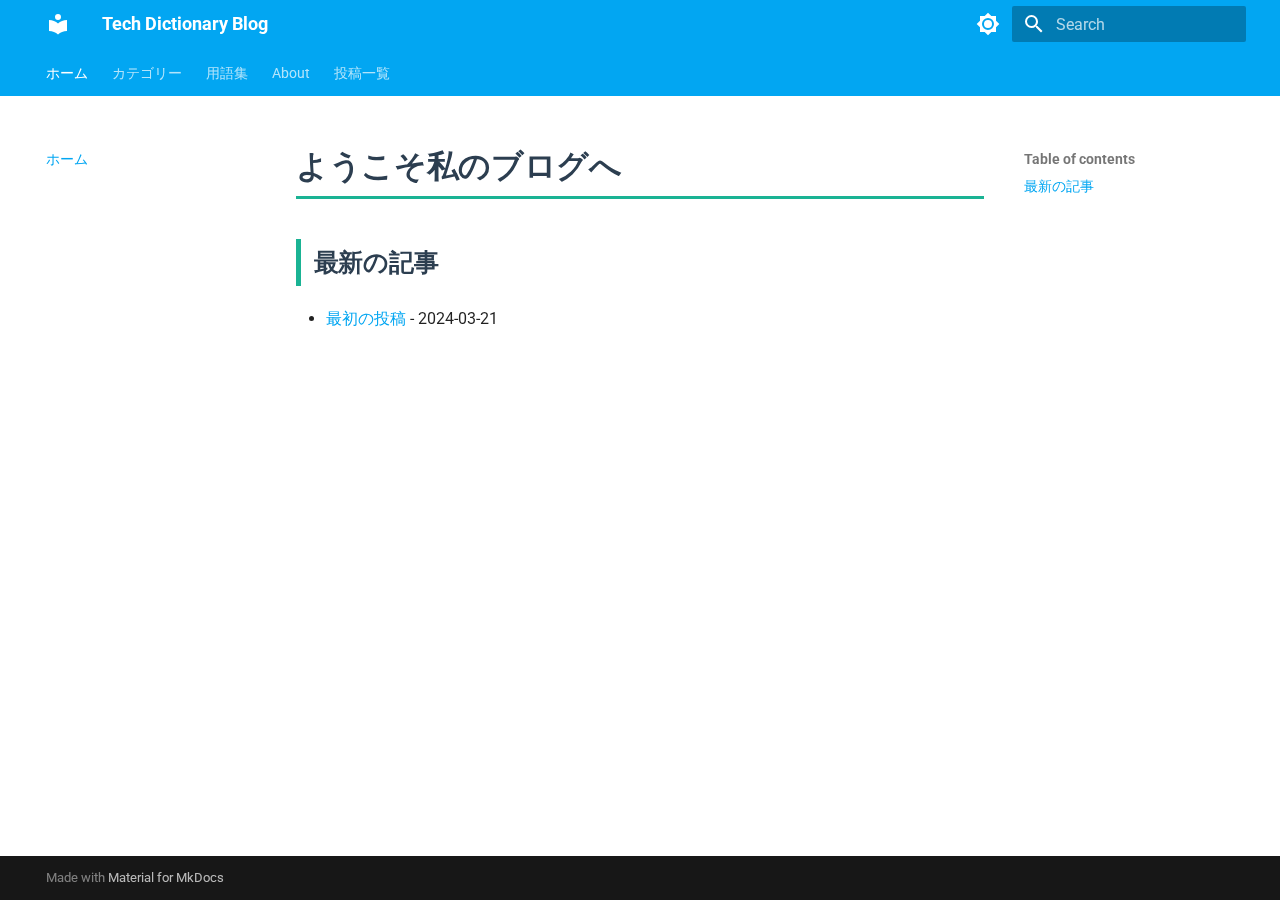
<file: index.html>
<!doctype html>
<html lang="en" class="no-js">
  <head>
    
      <meta charset="utf-8">
      <meta name="viewport" content="width=device-width,initial-scale=1">
      
        <meta name="description" content="技術用語・概念の個人的な解説ブログ">
      
      
      
        <link rel="canonical" href="https://mottye.github.io/blog/">
      
      
      
        <link rel="next" href="categories/programming/">
      
      
      <link rel="icon" href="assets/images/favicon.png">
      <meta name="generator" content="mkdocs-1.6.1, mkdocs-material-9.5.49">
    
    
      
        <title>Tech Dictionary Blog</title>
      
    
    
      <link rel="stylesheet" href="assets/stylesheets/main.6f8fc17f.min.css">
      
        
        <link rel="stylesheet" href="assets/stylesheets/palette.06af60db.min.css">
      
      


    
    
      
    
    
      
        
        
        <link rel="preconnect" href="https://fonts.gstatic.com" crossorigin>
        <link rel="stylesheet" href="https://fonts.googleapis.com/css?family=Roboto:300,300i,400,400i,700,700i%7CRoboto+Mono:400,400i,700,700i&display=fallback">
        <style>:root{--md-text-font:"Roboto";--md-code-font:"Roboto Mono"}</style>
      
    
    
      <link rel="stylesheet" href="stylesheets/extra.css">
    
    <script>__md_scope=new URL(".",location),__md_hash=e=>[...e].reduce(((e,_)=>(e<<5)-e+_.charCodeAt(0)),0),__md_get=(e,_=localStorage,t=__md_scope)=>JSON.parse(_.getItem(t.pathname+"."+e)),__md_set=(e,_,t=localStorage,a=__md_scope)=>{try{t.setItem(a.pathname+"."+e,JSON.stringify(_))}catch(e){}}</script>
    
      

    
    
    
  </head>
  
  
    
    
      
    
    
    
    
    <body dir="ltr" data-md-color-scheme="default" data-md-color-primary="light-blue" data-md-color-accent="light-blue">
  
    
    <input class="md-toggle" data-md-toggle="drawer" type="checkbox" id="__drawer" autocomplete="off">
    <input class="md-toggle" data-md-toggle="search" type="checkbox" id="__search" autocomplete="off">
    <label class="md-overlay" for="__drawer"></label>
    <div data-md-component="skip">
      
        
        <a href="#_1" class="md-skip">
          Skip to content
        </a>
      
    </div>
    <div data-md-component="announce">
      
    </div>
    
    
      

<header class="md-header" data-md-component="header">
  <nav class="md-header__inner md-grid" aria-label="Header">
    <a href="." title="Tech Dictionary Blog" class="md-header__button md-logo" aria-label="Tech Dictionary Blog" data-md-component="logo">
      
  
  <svg xmlns="http://www.w3.org/2000/svg" viewBox="0 0 24 24"><path d="M12 8a3 3 0 0 0 3-3 3 3 0 0 0-3-3 3 3 0 0 0-3 3 3 3 0 0 0 3 3m0 3.54C9.64 9.35 6.5 8 3 8v11c3.5 0 6.64 1.35 9 3.54 2.36-2.19 5.5-3.54 9-3.54V8c-3.5 0-6.64 1.35-9 3.54"/></svg>

    </a>
    <label class="md-header__button md-icon" for="__drawer">
      
      <svg xmlns="http://www.w3.org/2000/svg" viewBox="0 0 24 24"><path d="M3 6h18v2H3zm0 5h18v2H3zm0 5h18v2H3z"/></svg>
    </label>
    <div class="md-header__title" data-md-component="header-title">
      <div class="md-header__ellipsis">
        <div class="md-header__topic">
          <span class="md-ellipsis">
            Tech Dictionary Blog
          </span>
        </div>
        <div class="md-header__topic" data-md-component="header-topic">
          <span class="md-ellipsis">
            
              ホーム
            
          </span>
        </div>
      </div>
    </div>
    
      
        <form class="md-header__option" data-md-component="palette">
  
    
    
    
    <input class="md-option" data-md-color-media="" data-md-color-scheme="default" data-md-color-primary="light-blue" data-md-color-accent="light-blue"  aria-label="ダークモードに切り替え"  type="radio" name="__palette" id="__palette_0">
    
      <label class="md-header__button md-icon" title="ダークモードに切り替え" for="__palette_1" hidden>
        <svg xmlns="http://www.w3.org/2000/svg" viewBox="0 0 24 24"><path d="M12 8a4 4 0 0 0-4 4 4 4 0 0 0 4 4 4 4 0 0 0 4-4 4 4 0 0 0-4-4m0 10a6 6 0 0 1-6-6 6 6 0 0 1 6-6 6 6 0 0 1 6 6 6 6 0 0 1-6 6m8-9.31V4h-4.69L12 .69 8.69 4H4v4.69L.69 12 4 15.31V20h4.69L12 23.31 15.31 20H20v-4.69L23.31 12z"/></svg>
      </label>
    
  
    
    
    
    <input class="md-option" data-md-color-media="" data-md-color-scheme="slate" data-md-color-primary="light-blue" data-md-color-accent="light-blue"  aria-label="ライトモードに切り替え"  type="radio" name="__palette" id="__palette_1">
    
      <label class="md-header__button md-icon" title="ライトモードに切り替え" for="__palette_0" hidden>
        <svg xmlns="http://www.w3.org/2000/svg" viewBox="0 0 24 24"><path d="M12 18c-.89 0-1.74-.2-2.5-.55C11.56 16.5 13 14.42 13 12s-1.44-4.5-3.5-5.45C10.26 6.2 11.11 6 12 6a6 6 0 0 1 6 6 6 6 0 0 1-6 6m8-9.31V4h-4.69L12 .69 8.69 4H4v4.69L.69 12 4 15.31V20h4.69L12 23.31 15.31 20H20v-4.69L23.31 12z"/></svg>
      </label>
    
  
</form>
      
    
    
      <script>var palette=__md_get("__palette");if(palette&&palette.color){if("(prefers-color-scheme)"===palette.color.media){var media=matchMedia("(prefers-color-scheme: light)"),input=document.querySelector(media.matches?"[data-md-color-media='(prefers-color-scheme: light)']":"[data-md-color-media='(prefers-color-scheme: dark)']");palette.color.media=input.getAttribute("data-md-color-media"),palette.color.scheme=input.getAttribute("data-md-color-scheme"),palette.color.primary=input.getAttribute("data-md-color-primary"),palette.color.accent=input.getAttribute("data-md-color-accent")}for(var[key,value]of Object.entries(palette.color))document.body.setAttribute("data-md-color-"+key,value)}</script>
    
    
    
      <label class="md-header__button md-icon" for="__search">
        
        <svg xmlns="http://www.w3.org/2000/svg" viewBox="0 0 24 24"><path d="M9.5 3A6.5 6.5 0 0 1 16 9.5c0 1.61-.59 3.09-1.56 4.23l.27.27h.79l5 5-1.5 1.5-5-5v-.79l-.27-.27A6.52 6.52 0 0 1 9.5 16 6.5 6.5 0 0 1 3 9.5 6.5 6.5 0 0 1 9.5 3m0 2C7 5 5 7 5 9.5S7 14 9.5 14 14 12 14 9.5 12 5 9.5 5"/></svg>
      </label>
      <div class="md-search" data-md-component="search" role="dialog">
  <label class="md-search__overlay" for="__search"></label>
  <div class="md-search__inner" role="search">
    <form class="md-search__form" name="search">
      <input type="text" class="md-search__input" name="query" aria-label="Search" placeholder="Search" autocapitalize="off" autocorrect="off" autocomplete="off" spellcheck="false" data-md-component="search-query" required>
      <label class="md-search__icon md-icon" for="__search">
        
        <svg xmlns="http://www.w3.org/2000/svg" viewBox="0 0 24 24"><path d="M9.5 3A6.5 6.5 0 0 1 16 9.5c0 1.61-.59 3.09-1.56 4.23l.27.27h.79l5 5-1.5 1.5-5-5v-.79l-.27-.27A6.52 6.52 0 0 1 9.5 16 6.5 6.5 0 0 1 3 9.5 6.5 6.5 0 0 1 9.5 3m0 2C7 5 5 7 5 9.5S7 14 9.5 14 14 12 14 9.5 12 5 9.5 5"/></svg>
        
        <svg xmlns="http://www.w3.org/2000/svg" viewBox="0 0 24 24"><path d="M20 11v2H8l5.5 5.5-1.42 1.42L4.16 12l7.92-7.92L13.5 5.5 8 11z"/></svg>
      </label>
      <nav class="md-search__options" aria-label="Search">
        
        <button type="reset" class="md-search__icon md-icon" title="Clear" aria-label="Clear" tabindex="-1">
          
          <svg xmlns="http://www.w3.org/2000/svg" viewBox="0 0 24 24"><path d="M19 6.41 17.59 5 12 10.59 6.41 5 5 6.41 10.59 12 5 17.59 6.41 19 12 13.41 17.59 19 19 17.59 13.41 12z"/></svg>
        </button>
      </nav>
      
        <div class="md-search__suggest" data-md-component="search-suggest"></div>
      
    </form>
    <div class="md-search__output">
      <div class="md-search__scrollwrap" tabindex="0" data-md-scrollfix>
        <div class="md-search-result" data-md-component="search-result">
          <div class="md-search-result__meta">
            Initializing search
          </div>
          <ol class="md-search-result__list" role="presentation"></ol>
        </div>
      </div>
    </div>
  </div>
</div>
    
    
  </nav>
  
</header>
    
    <div class="md-container" data-md-component="container">
      
      
        
          
            
<nav class="md-tabs" aria-label="Tabs" data-md-component="tabs">
  <div class="md-grid">
    <ul class="md-tabs__list">
      
        
  
  
    
  
  
    <li class="md-tabs__item md-tabs__item--active">
      <a href="." class="md-tabs__link">
        
  
    
  
  ホーム

      </a>
    </li>
  

      
        
  
  
  
    
    
      
  
  
  
    
    
      <li class="md-tabs__item">
        <a href="categories/programming/" class="md-tabs__link">
          
  
  カテゴリー

        </a>
      </li>
    
  

    
  

      
        
  
  
  
    <li class="md-tabs__item">
      <a href="glossary/" class="md-tabs__link">
        
  
    
  
  用語集

      </a>
    </li>
  

      
        
  
  
  
    <li class="md-tabs__item">
      <a href="about/" class="md-tabs__link">
        
  
    
  
  About

      </a>
    </li>
  

      
        
  
  
  
    
    
      <li class="md-tabs__item">
        <a href="posts/first-post/" class="md-tabs__link">
          
  
  投稿一覧

        </a>
      </li>
    
  

      
    </ul>
  </div>
</nav>
          
        
      
      <main class="md-main" data-md-component="main">
        <div class="md-main__inner md-grid">
          
            
              
              <div class="md-sidebar md-sidebar--primary" data-md-component="sidebar" data-md-type="navigation" >
                <div class="md-sidebar__scrollwrap">
                  <div class="md-sidebar__inner">
                    


  


<nav class="md-nav md-nav--primary md-nav--lifted" aria-label="Navigation" data-md-level="0">
  <label class="md-nav__title" for="__drawer">
    <a href="." title="Tech Dictionary Blog" class="md-nav__button md-logo" aria-label="Tech Dictionary Blog" data-md-component="logo">
      
  
  <svg xmlns="http://www.w3.org/2000/svg" viewBox="0 0 24 24"><path d="M12 8a3 3 0 0 0 3-3 3 3 0 0 0-3-3 3 3 0 0 0-3 3 3 3 0 0 0 3 3m0 3.54C9.64 9.35 6.5 8 3 8v11c3.5 0 6.64 1.35 9 3.54 2.36-2.19 5.5-3.54 9-3.54V8c-3.5 0-6.64 1.35-9 3.54"/></svg>

    </a>
    Tech Dictionary Blog
  </label>
  
  <ul class="md-nav__list" data-md-scrollfix>
    
      
      
  
  
    
  
  
  
    <li class="md-nav__item md-nav__item--active">
      
      <input class="md-nav__toggle md-toggle" type="checkbox" id="__toc">
      
      
        
      
      
        <label class="md-nav__link md-nav__link--active" for="__toc">
          
  
  <span class="md-ellipsis">
    ホーム
  </span>
  

          <span class="md-nav__icon md-icon"></span>
        </label>
      
      <a href="." class="md-nav__link md-nav__link--active">
        
  
  <span class="md-ellipsis">
    ホーム
  </span>
  

      </a>
      
        

<nav class="md-nav md-nav--secondary" aria-label="Table of contents">
  
  
  
    
  
  
    <label class="md-nav__title" for="__toc">
      <span class="md-nav__icon md-icon"></span>
      Table of contents
    </label>
    <ul class="md-nav__list" data-md-component="toc" data-md-scrollfix>
      
        <li class="md-nav__item">
  <a href="#_2" class="md-nav__link">
    <span class="md-ellipsis">
      最新の記事
    </span>
  </a>
  
</li>
      
    </ul>
  
</nav>
      
    </li>
  

    
      
      
  
  
  
  
    
    
    
      
      
        
      
    
    
    <li class="md-nav__item md-nav__item--nested">
      
        
        
        <input class="md-nav__toggle md-toggle " type="checkbox" id="__nav_2" >
        
          
          <label class="md-nav__link" for="__nav_2" id="__nav_2_label" tabindex="0">
            
  
  <span class="md-ellipsis">
    カテゴリー
  </span>
  

            <span class="md-nav__icon md-icon"></span>
          </label>
        
        <nav class="md-nav" data-md-level="1" aria-labelledby="__nav_2_label" aria-expanded="false">
          <label class="md-nav__title" for="__nav_2">
            <span class="md-nav__icon md-icon"></span>
            カテゴリー
          </label>
          <ul class="md-nav__list" data-md-scrollfix>
            
              
                
  
  
  
  
    
    
    
      
      
        
      
    
    
    <li class="md-nav__item md-nav__item--nested">
      
        
        
        <input class="md-nav__toggle md-toggle " type="checkbox" id="__nav_2_1" >
        
          
          <label class="md-nav__link" for="__nav_2_1" id="__nav_2_1_label" tabindex="0">
            
  
  <span class="md-ellipsis">
    プログラミング言語
  </span>
  

            <span class="md-nav__icon md-icon"></span>
          </label>
        
        <nav class="md-nav" data-md-level="2" aria-labelledby="__nav_2_1_label" aria-expanded="false">
          <label class="md-nav__title" for="__nav_2_1">
            <span class="md-nav__icon md-icon"></span>
            プログラミング言語
          </label>
          <ul class="md-nav__list" data-md-scrollfix>
            
              
                
  
  
  
  
    <li class="md-nav__item">
      <a href="categories/programming/" class="md-nav__link">
        
  
  <span class="md-ellipsis">
    プログラミング言語
  </span>
  

      </a>
    </li>
  

              
            
          </ul>
        </nav>
      
    </li>
  

              
            
              
                
  
  
  
  
    
    
    
      
      
        
      
    
    
    <li class="md-nav__item md-nav__item--nested">
      
        
        
        <input class="md-nav__toggle md-toggle " type="checkbox" id="__nav_2_2" >
        
          
          <label class="md-nav__link" for="__nav_2_2" id="__nav_2_2_label" tabindex="0">
            
  
  <span class="md-ellipsis">
    インフラ・クラウド
  </span>
  

            <span class="md-nav__icon md-icon"></span>
          </label>
        
        <nav class="md-nav" data-md-level="2" aria-labelledby="__nav_2_2_label" aria-expanded="false">
          <label class="md-nav__title" for="__nav_2_2">
            <span class="md-nav__icon md-icon"></span>
            インフラ・クラウド
          </label>
          <ul class="md-nav__list" data-md-scrollfix>
            
              
                
  
  
  
  
    <li class="md-nav__item">
      <a href="categories/infrastructure/" class="md-nav__link">
        
  
  <span class="md-ellipsis">
    インフラ・クラウド
  </span>
  

      </a>
    </li>
  

              
            
              
                
  
  
  
  
    <li class="md-nav__item">
      <a href="categories/infrastructure/session/" class="md-nav__link">
        
  
  <span class="md-ellipsis">
    セッション
  </span>
  

      </a>
    </li>
  

              
            
          </ul>
        </nav>
      
    </li>
  

              
            
              
                
  
  
  
  
    
    
    
      
      
        
      
    
    
    <li class="md-nav__item md-nav__item--nested">
      
        
        
        <input class="md-nav__toggle md-toggle " type="checkbox" id="__nav_2_3" >
        
          
          <label class="md-nav__link" for="__nav_2_3" id="__nav_2_3_label" tabindex="0">
            
  
  <span class="md-ellipsis">
    開発ツール
  </span>
  

            <span class="md-nav__icon md-icon"></span>
          </label>
        
        <nav class="md-nav" data-md-level="2" aria-labelledby="__nav_2_3_label" aria-expanded="false">
          <label class="md-nav__title" for="__nav_2_3">
            <span class="md-nav__icon md-icon"></span>
            開発ツール
          </label>
          <ul class="md-nav__list" data-md-scrollfix>
            
              
                
  
  
  
  
    <li class="md-nav__item">
      <a href="categories/tools/" class="md-nav__link">
        
  
  <span class="md-ellipsis">
    開発ツール
  </span>
  

      </a>
    </li>
  

              
            
          </ul>
        </nav>
      
    </li>
  

              
            
          </ul>
        </nav>
      
    </li>
  

    
      
      
  
  
  
  
    <li class="md-nav__item">
      <a href="glossary/" class="md-nav__link">
        
  
  <span class="md-ellipsis">
    用語集
  </span>
  

      </a>
    </li>
  

    
      
      
  
  
  
  
    <li class="md-nav__item">
      <a href="about/" class="md-nav__link">
        
  
  <span class="md-ellipsis">
    About
  </span>
  

      </a>
    </li>
  

    
      
      
  
  
  
  
    
    
    
      
      
        
      
    
    
    <li class="md-nav__item md-nav__item--nested">
      
        
        
        <input class="md-nav__toggle md-toggle " type="checkbox" id="__nav_5" >
        
          
          <label class="md-nav__link" for="__nav_5" id="__nav_5_label" tabindex="0">
            
  
  <span class="md-ellipsis">
    投稿一覧
  </span>
  

            <span class="md-nav__icon md-icon"></span>
          </label>
        
        <nav class="md-nav" data-md-level="1" aria-labelledby="__nav_5_label" aria-expanded="false">
          <label class="md-nav__title" for="__nav_5">
            <span class="md-nav__icon md-icon"></span>
            投稿一覧
          </label>
          <ul class="md-nav__list" data-md-scrollfix>
            
              
                
  
  
  
  
    <li class="md-nav__item">
      <a href="posts/first-post/" class="md-nav__link">
        
  
  <span class="md-ellipsis">
    最初の投稿
  </span>
  

      </a>
    </li>
  

              
            
          </ul>
        </nav>
      
    </li>
  

    
  </ul>
</nav>
                  </div>
                </div>
              </div>
            
            
              
              <div class="md-sidebar md-sidebar--secondary" data-md-component="sidebar" data-md-type="toc" >
                <div class="md-sidebar__scrollwrap">
                  <div class="md-sidebar__inner">
                    

<nav class="md-nav md-nav--secondary" aria-label="Table of contents">
  
  
  
    
  
  
    <label class="md-nav__title" for="__toc">
      <span class="md-nav__icon md-icon"></span>
      Table of contents
    </label>
    <ul class="md-nav__list" data-md-component="toc" data-md-scrollfix>
      
        <li class="md-nav__item">
  <a href="#_2" class="md-nav__link">
    <span class="md-ellipsis">
      最新の記事
    </span>
  </a>
  
</li>
      
    </ul>
  
</nav>
                  </div>
                </div>
              </div>
            
          
          
            <div class="md-content" data-md-component="content">
              <article class="md-content__inner md-typeset">
                
                  


<h1 id="_1">ようこそ私のブログへ</h1>
<h2 id="_2">最新の記事</h2>
<ul>
<li><a href="posts/first-post/">最初の投稿</a> - 2024-03-21 </li>
</ul>












                
              </article>
            </div>
          
          
  <script>var tabs=__md_get("__tabs");if(Array.isArray(tabs))e:for(var set of document.querySelectorAll(".tabbed-set")){var labels=set.querySelector(".tabbed-labels");for(var tab of tabs)for(var label of labels.getElementsByTagName("label"))if(label.innerText.trim()===tab){var input=document.getElementById(label.htmlFor);input.checked=!0;continue e}}</script>

<script>var target=document.getElementById(location.hash.slice(1));target&&target.name&&(target.checked=target.name.startsWith("__tabbed_"))</script>
        </div>
        
          <button type="button" class="md-top md-icon" data-md-component="top" hidden>
  
  <svg xmlns="http://www.w3.org/2000/svg" viewBox="0 0 24 24"><path d="M13 20h-2V8l-5.5 5.5-1.42-1.42L12 4.16l7.92 7.92-1.42 1.42L13 8z"/></svg>
  Back to top
</button>
        
      </main>
      
        <footer class="md-footer">
  
  <div class="md-footer-meta md-typeset">
    <div class="md-footer-meta__inner md-grid">
      <div class="md-copyright">
  
  
    Made with
    <a href="https://squidfunk.github.io/mkdocs-material/" target="_blank" rel="noopener">
      Material for MkDocs
    </a>
  
</div>
      
    </div>
  </div>
</footer>
      
    </div>
    <div class="md-dialog" data-md-component="dialog">
      <div class="md-dialog__inner md-typeset"></div>
    </div>
    
    
    <script id="__config" type="application/json">{"base": ".", "features": ["navigation.tabs", "navigation.sections", "navigation.top", "search.suggest", "search.highlight", "content.tabs.link", "content.code.copy"], "search": "assets/javascripts/workers/search.6ce7567c.min.js", "translations": {"clipboard.copied": "Copied to clipboard", "clipboard.copy": "Copy to clipboard", "search.result.more.one": "1 more on this page", "search.result.more.other": "# more on this page", "search.result.none": "No matching documents", "search.result.one": "1 matching document", "search.result.other": "# matching documents", "search.result.placeholder": "Type to start searching", "search.result.term.missing": "Missing", "select.version": "Select version"}}</script>
    
    
      <script src="assets/javascripts/bundle.88dd0f4e.min.js"></script>
      
    
  </body>
</html>
</file>
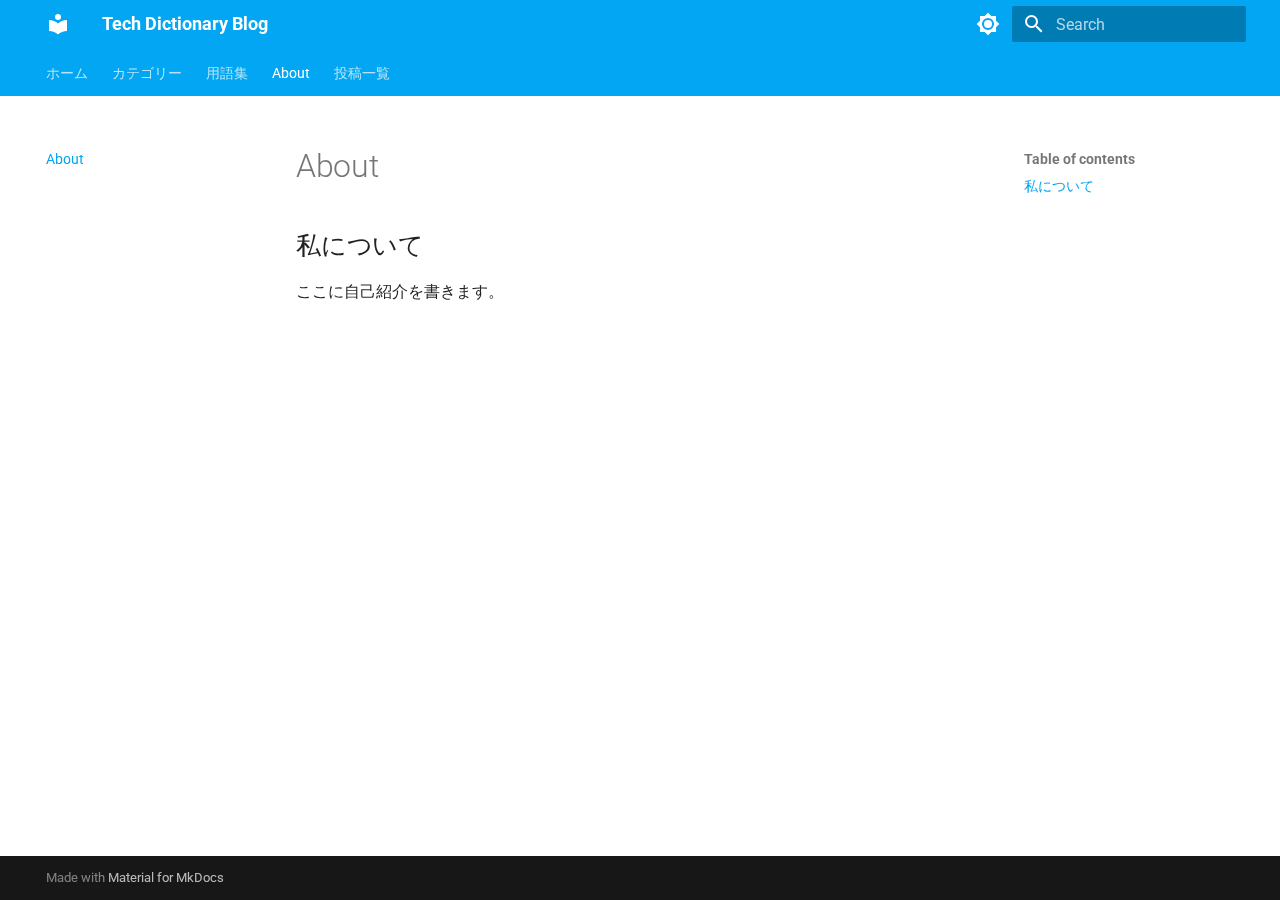
<file: about/index.html>
<!doctype html>
<html lang="en" class="no-js">
  <head>
    
      <meta charset="utf-8">
      <meta name="viewport" content="width=device-width,initial-scale=1">
      
        <meta name="description" content="技術用語・概念の個人的な解説ブログ">
      
      
      
        <link rel="canonical" href="https://mottye.github.io/blog/about/">
      
      
        <link rel="prev" href="../glossary/">
      
      
        <link rel="next" href="../posts/first-post/">
      
      
      <link rel="icon" href="../assets/images/favicon.png">
      <meta name="generator" content="mkdocs-1.6.1, mkdocs-material-9.5.49">
    
    
      
        <title>About - Tech Dictionary Blog</title>
      
    
    
      <link rel="stylesheet" href="../assets/stylesheets/main.6f8fc17f.min.css">
      
        
        <link rel="stylesheet" href="../assets/stylesheets/palette.06af60db.min.css">
      
      


    
    
      
    
    
      
        
        
        <link rel="preconnect" href="https://fonts.gstatic.com" crossorigin>
        <link rel="stylesheet" href="https://fonts.googleapis.com/css?family=Roboto:300,300i,400,400i,700,700i%7CRoboto+Mono:400,400i,700,700i&display=fallback">
        <style>:root{--md-text-font:"Roboto";--md-code-font:"Roboto Mono"}</style>
      
    
    
    <script>__md_scope=new URL("..",location),__md_hash=e=>[...e].reduce(((e,_)=>(e<<5)-e+_.charCodeAt(0)),0),__md_get=(e,_=localStorage,t=__md_scope)=>JSON.parse(_.getItem(t.pathname+"."+e)),__md_set=(e,_,t=localStorage,a=__md_scope)=>{try{t.setItem(a.pathname+"."+e,JSON.stringify(_))}catch(e){}}</script>
    
      

    
    
    
  </head>
  
  
    
    
      
    
    
    
    
    <body dir="ltr" data-md-color-scheme="default" data-md-color-primary="light-blue" data-md-color-accent="light-blue">
  
    
    <input class="md-toggle" data-md-toggle="drawer" type="checkbox" id="__drawer" autocomplete="off">
    <input class="md-toggle" data-md-toggle="search" type="checkbox" id="__search" autocomplete="off">
    <label class="md-overlay" for="__drawer"></label>
    <div data-md-component="skip">
      
        
        <a href="#about" class="md-skip">
          Skip to content
        </a>
      
    </div>
    <div data-md-component="announce">
      
    </div>
    
    
      

<header class="md-header" data-md-component="header">
  <nav class="md-header__inner md-grid" aria-label="Header">
    <a href=".." title="Tech Dictionary Blog" class="md-header__button md-logo" aria-label="Tech Dictionary Blog" data-md-component="logo">
      
  
  <svg xmlns="http://www.w3.org/2000/svg" viewBox="0 0 24 24"><path d="M12 8a3 3 0 0 0 3-3 3 3 0 0 0-3-3 3 3 0 0 0-3 3 3 3 0 0 0 3 3m0 3.54C9.64 9.35 6.5 8 3 8v11c3.5 0 6.64 1.35 9 3.54 2.36-2.19 5.5-3.54 9-3.54V8c-3.5 0-6.64 1.35-9 3.54"/></svg>

    </a>
    <label class="md-header__button md-icon" for="__drawer">
      
      <svg xmlns="http://www.w3.org/2000/svg" viewBox="0 0 24 24"><path d="M3 6h18v2H3zm0 5h18v2H3zm0 5h18v2H3z"/></svg>
    </label>
    <div class="md-header__title" data-md-component="header-title">
      <div class="md-header__ellipsis">
        <div class="md-header__topic">
          <span class="md-ellipsis">
            Tech Dictionary Blog
          </span>
        </div>
        <div class="md-header__topic" data-md-component="header-topic">
          <span class="md-ellipsis">
            
              About
            
          </span>
        </div>
      </div>
    </div>
    
      
        <form class="md-header__option" data-md-component="palette">
  
    
    
    
    <input class="md-option" data-md-color-media="" data-md-color-scheme="default" data-md-color-primary="light-blue" data-md-color-accent="light-blue"  aria-label="ダークモードに切り替え"  type="radio" name="__palette" id="__palette_0">
    
      <label class="md-header__button md-icon" title="ダークモードに切り替え" for="__palette_1" hidden>
        <svg xmlns="http://www.w3.org/2000/svg" viewBox="0 0 24 24"><path d="M12 8a4 4 0 0 0-4 4 4 4 0 0 0 4 4 4 4 0 0 0 4-4 4 4 0 0 0-4-4m0 10a6 6 0 0 1-6-6 6 6 0 0 1 6-6 6 6 0 0 1 6 6 6 6 0 0 1-6 6m8-9.31V4h-4.69L12 .69 8.69 4H4v4.69L.69 12 4 15.31V20h4.69L12 23.31 15.31 20H20v-4.69L23.31 12z"/></svg>
      </label>
    
  
    
    
    
    <input class="md-option" data-md-color-media="" data-md-color-scheme="slate" data-md-color-primary="light-blue" data-md-color-accent="light-blue"  aria-label="ライトモードに切り替え"  type="radio" name="__palette" id="__palette_1">
    
      <label class="md-header__button md-icon" title="ライトモードに切り替え" for="__palette_0" hidden>
        <svg xmlns="http://www.w3.org/2000/svg" viewBox="0 0 24 24"><path d="M12 18c-.89 0-1.74-.2-2.5-.55C11.56 16.5 13 14.42 13 12s-1.44-4.5-3.5-5.45C10.26 6.2 11.11 6 12 6a6 6 0 0 1 6 6 6 6 0 0 1-6 6m8-9.31V4h-4.69L12 .69 8.69 4H4v4.69L.69 12 4 15.31V20h4.69L12 23.31 15.31 20H20v-4.69L23.31 12z"/></svg>
      </label>
    
  
</form>
      
    
    
      <script>var palette=__md_get("__palette");if(palette&&palette.color){if("(prefers-color-scheme)"===palette.color.media){var media=matchMedia("(prefers-color-scheme: light)"),input=document.querySelector(media.matches?"[data-md-color-media='(prefers-color-scheme: light)']":"[data-md-color-media='(prefers-color-scheme: dark)']");palette.color.media=input.getAttribute("data-md-color-media"),palette.color.scheme=input.getAttribute("data-md-color-scheme"),palette.color.primary=input.getAttribute("data-md-color-primary"),palette.color.accent=input.getAttribute("data-md-color-accent")}for(var[key,value]of Object.entries(palette.color))document.body.setAttribute("data-md-color-"+key,value)}</script>
    
    
    
      <label class="md-header__button md-icon" for="__search">
        
        <svg xmlns="http://www.w3.org/2000/svg" viewBox="0 0 24 24"><path d="M9.5 3A6.5 6.5 0 0 1 16 9.5c0 1.61-.59 3.09-1.56 4.23l.27.27h.79l5 5-1.5 1.5-5-5v-.79l-.27-.27A6.52 6.52 0 0 1 9.5 16 6.5 6.5 0 0 1 3 9.5 6.5 6.5 0 0 1 9.5 3m0 2C7 5 5 7 5 9.5S7 14 9.5 14 14 12 14 9.5 12 5 9.5 5"/></svg>
      </label>
      <div class="md-search" data-md-component="search" role="dialog">
  <label class="md-search__overlay" for="__search"></label>
  <div class="md-search__inner" role="search">
    <form class="md-search__form" name="search">
      <input type="text" class="md-search__input" name="query" aria-label="Search" placeholder="Search" autocapitalize="off" autocorrect="off" autocomplete="off" spellcheck="false" data-md-component="search-query" required>
      <label class="md-search__icon md-icon" for="__search">
        
        <svg xmlns="http://www.w3.org/2000/svg" viewBox="0 0 24 24"><path d="M9.5 3A6.5 6.5 0 0 1 16 9.5c0 1.61-.59 3.09-1.56 4.23l.27.27h.79l5 5-1.5 1.5-5-5v-.79l-.27-.27A6.52 6.52 0 0 1 9.5 16 6.5 6.5 0 0 1 3 9.5 6.5 6.5 0 0 1 9.5 3m0 2C7 5 5 7 5 9.5S7 14 9.5 14 14 12 14 9.5 12 5 9.5 5"/></svg>
        
        <svg xmlns="http://www.w3.org/2000/svg" viewBox="0 0 24 24"><path d="M20 11v2H8l5.5 5.5-1.42 1.42L4.16 12l7.92-7.92L13.5 5.5 8 11z"/></svg>
      </label>
      <nav class="md-search__options" aria-label="Search">
        
        <button type="reset" class="md-search__icon md-icon" title="Clear" aria-label="Clear" tabindex="-1">
          
          <svg xmlns="http://www.w3.org/2000/svg" viewBox="0 0 24 24"><path d="M19 6.41 17.59 5 12 10.59 6.41 5 5 6.41 10.59 12 5 17.59 6.41 19 12 13.41 17.59 19 19 17.59 13.41 12z"/></svg>
        </button>
      </nav>
      
        <div class="md-search__suggest" data-md-component="search-suggest"></div>
      
    </form>
    <div class="md-search__output">
      <div class="md-search__scrollwrap" tabindex="0" data-md-scrollfix>
        <div class="md-search-result" data-md-component="search-result">
          <div class="md-search-result__meta">
            Initializing search
          </div>
          <ol class="md-search-result__list" role="presentation"></ol>
        </div>
      </div>
    </div>
  </div>
</div>
    
    
  </nav>
  
</header>
    
    <div class="md-container" data-md-component="container">
      
      
        
          
            
<nav class="md-tabs" aria-label="Tabs" data-md-component="tabs">
  <div class="md-grid">
    <ul class="md-tabs__list">
      
        
  
  
  
    <li class="md-tabs__item">
      <a href=".." class="md-tabs__link">
        
  
    
  
  ホーム

      </a>
    </li>
  

      
        
  
  
  
    
    
      
  
  
  
    
    
      <li class="md-tabs__item">
        <a href="../categories/programming/" class="md-tabs__link">
          
  
  カテゴリー

        </a>
      </li>
    
  

    
  

      
        
  
  
  
    <li class="md-tabs__item">
      <a href="../glossary/" class="md-tabs__link">
        
  
    
  
  用語集

      </a>
    </li>
  

      
        
  
  
    
  
  
    <li class="md-tabs__item md-tabs__item--active">
      <a href="./" class="md-tabs__link">
        
  
    
  
  About

      </a>
    </li>
  

      
        
  
  
  
    
    
      <li class="md-tabs__item">
        <a href="../posts/first-post/" class="md-tabs__link">
          
  
  投稿一覧

        </a>
      </li>
    
  

      
    </ul>
  </div>
</nav>
          
        
      
      <main class="md-main" data-md-component="main">
        <div class="md-main__inner md-grid">
          
            
              
              <div class="md-sidebar md-sidebar--primary" data-md-component="sidebar" data-md-type="navigation" >
                <div class="md-sidebar__scrollwrap">
                  <div class="md-sidebar__inner">
                    


  


<nav class="md-nav md-nav--primary md-nav--lifted" aria-label="Navigation" data-md-level="0">
  <label class="md-nav__title" for="__drawer">
    <a href=".." title="Tech Dictionary Blog" class="md-nav__button md-logo" aria-label="Tech Dictionary Blog" data-md-component="logo">
      
  
  <svg xmlns="http://www.w3.org/2000/svg" viewBox="0 0 24 24"><path d="M12 8a3 3 0 0 0 3-3 3 3 0 0 0-3-3 3 3 0 0 0-3 3 3 3 0 0 0 3 3m0 3.54C9.64 9.35 6.5 8 3 8v11c3.5 0 6.64 1.35 9 3.54 2.36-2.19 5.5-3.54 9-3.54V8c-3.5 0-6.64 1.35-9 3.54"/></svg>

    </a>
    Tech Dictionary Blog
  </label>
  
  <ul class="md-nav__list" data-md-scrollfix>
    
      
      
  
  
  
  
    <li class="md-nav__item">
      <a href=".." class="md-nav__link">
        
  
  <span class="md-ellipsis">
    ホーム
  </span>
  

      </a>
    </li>
  

    
      
      
  
  
  
  
    
    
    
      
      
        
      
    
    
    <li class="md-nav__item md-nav__item--nested">
      
        
        
        <input class="md-nav__toggle md-toggle " type="checkbox" id="__nav_2" >
        
          
          <label class="md-nav__link" for="__nav_2" id="__nav_2_label" tabindex="0">
            
  
  <span class="md-ellipsis">
    カテゴリー
  </span>
  

            <span class="md-nav__icon md-icon"></span>
          </label>
        
        <nav class="md-nav" data-md-level="1" aria-labelledby="__nav_2_label" aria-expanded="false">
          <label class="md-nav__title" for="__nav_2">
            <span class="md-nav__icon md-icon"></span>
            カテゴリー
          </label>
          <ul class="md-nav__list" data-md-scrollfix>
            
              
                
  
  
  
  
    
    
    
      
      
        
      
    
    
    <li class="md-nav__item md-nav__item--nested">
      
        
        
        <input class="md-nav__toggle md-toggle " type="checkbox" id="__nav_2_1" >
        
          
          <label class="md-nav__link" for="__nav_2_1" id="__nav_2_1_label" tabindex="0">
            
  
  <span class="md-ellipsis">
    プログラミング言語
  </span>
  

            <span class="md-nav__icon md-icon"></span>
          </label>
        
        <nav class="md-nav" data-md-level="2" aria-labelledby="__nav_2_1_label" aria-expanded="false">
          <label class="md-nav__title" for="__nav_2_1">
            <span class="md-nav__icon md-icon"></span>
            プログラミング言語
          </label>
          <ul class="md-nav__list" data-md-scrollfix>
            
              
                
  
  
  
  
    <li class="md-nav__item">
      <a href="../categories/programming/" class="md-nav__link">
        
  
  <span class="md-ellipsis">
    プログラミング言語
  </span>
  

      </a>
    </li>
  

              
            
          </ul>
        </nav>
      
    </li>
  

              
            
              
                
  
  
  
  
    
    
    
      
      
        
      
    
    
    <li class="md-nav__item md-nav__item--nested">
      
        
        
        <input class="md-nav__toggle md-toggle " type="checkbox" id="__nav_2_2" >
        
          
          <label class="md-nav__link" for="__nav_2_2" id="__nav_2_2_label" tabindex="0">
            
  
  <span class="md-ellipsis">
    インフラ・クラウド
  </span>
  

            <span class="md-nav__icon md-icon"></span>
          </label>
        
        <nav class="md-nav" data-md-level="2" aria-labelledby="__nav_2_2_label" aria-expanded="false">
          <label class="md-nav__title" for="__nav_2_2">
            <span class="md-nav__icon md-icon"></span>
            インフラ・クラウド
          </label>
          <ul class="md-nav__list" data-md-scrollfix>
            
              
                
  
  
  
  
    <li class="md-nav__item">
      <a href="../categories/infrastructure/" class="md-nav__link">
        
  
  <span class="md-ellipsis">
    インフラ・クラウド
  </span>
  

      </a>
    </li>
  

              
            
              
                
  
  
  
  
    <li class="md-nav__item">
      <a href="../categories/infrastructure/session/" class="md-nav__link">
        
  
  <span class="md-ellipsis">
    セッション
  </span>
  

      </a>
    </li>
  

              
            
          </ul>
        </nav>
      
    </li>
  

              
            
              
                
  
  
  
  
    
    
    
      
      
        
      
    
    
    <li class="md-nav__item md-nav__item--nested">
      
        
        
        <input class="md-nav__toggle md-toggle " type="checkbox" id="__nav_2_3" >
        
          
          <label class="md-nav__link" for="__nav_2_3" id="__nav_2_3_label" tabindex="0">
            
  
  <span class="md-ellipsis">
    開発ツール
  </span>
  

            <span class="md-nav__icon md-icon"></span>
          </label>
        
        <nav class="md-nav" data-md-level="2" aria-labelledby="__nav_2_3_label" aria-expanded="false">
          <label class="md-nav__title" for="__nav_2_3">
            <span class="md-nav__icon md-icon"></span>
            開発ツール
          </label>
          <ul class="md-nav__list" data-md-scrollfix>
            
              
                
  
  
  
  
    <li class="md-nav__item">
      <a href="../categories/tools/" class="md-nav__link">
        
  
  <span class="md-ellipsis">
    開発ツール
  </span>
  

      </a>
    </li>
  

              
            
          </ul>
        </nav>
      
    </li>
  

              
            
          </ul>
        </nav>
      
    </li>
  

    
      
      
  
  
  
  
    <li class="md-nav__item">
      <a href="../glossary/" class="md-nav__link">
        
  
  <span class="md-ellipsis">
    用語集
  </span>
  

      </a>
    </li>
  

    
      
      
  
  
    
  
  
  
    <li class="md-nav__item md-nav__item--active">
      
      <input class="md-nav__toggle md-toggle" type="checkbox" id="__toc">
      
      
        
      
      
        <label class="md-nav__link md-nav__link--active" for="__toc">
          
  
  <span class="md-ellipsis">
    About
  </span>
  

          <span class="md-nav__icon md-icon"></span>
        </label>
      
      <a href="./" class="md-nav__link md-nav__link--active">
        
  
  <span class="md-ellipsis">
    About
  </span>
  

      </a>
      
        

<nav class="md-nav md-nav--secondary" aria-label="Table of contents">
  
  
  
    
  
  
    <label class="md-nav__title" for="__toc">
      <span class="md-nav__icon md-icon"></span>
      Table of contents
    </label>
    <ul class="md-nav__list" data-md-component="toc" data-md-scrollfix>
      
        <li class="md-nav__item">
  <a href="#_1" class="md-nav__link">
    <span class="md-ellipsis">
      私について
    </span>
  </a>
  
</li>
      
    </ul>
  
</nav>
      
    </li>
  

    
      
      
  
  
  
  
    
    
    
      
      
        
      
    
    
    <li class="md-nav__item md-nav__item--nested">
      
        
        
        <input class="md-nav__toggle md-toggle " type="checkbox" id="__nav_5" >
        
          
          <label class="md-nav__link" for="__nav_5" id="__nav_5_label" tabindex="0">
            
  
  <span class="md-ellipsis">
    投稿一覧
  </span>
  

            <span class="md-nav__icon md-icon"></span>
          </label>
        
        <nav class="md-nav" data-md-level="1" aria-labelledby="__nav_5_label" aria-expanded="false">
          <label class="md-nav__title" for="__nav_5">
            <span class="md-nav__icon md-icon"></span>
            投稿一覧
          </label>
          <ul class="md-nav__list" data-md-scrollfix>
            
              
                
  
  
  
  
    <li class="md-nav__item">
      <a href="../posts/first-post/" class="md-nav__link">
        
  
  <span class="md-ellipsis">
    最初の投稿
  </span>
  

      </a>
    </li>
  

              
            
          </ul>
        </nav>
      
    </li>
  

    
  </ul>
</nav>
                  </div>
                </div>
              </div>
            
            
              
              <div class="md-sidebar md-sidebar--secondary" data-md-component="sidebar" data-md-type="toc" >
                <div class="md-sidebar__scrollwrap">
                  <div class="md-sidebar__inner">
                    

<nav class="md-nav md-nav--secondary" aria-label="Table of contents">
  
  
  
    
  
  
    <label class="md-nav__title" for="__toc">
      <span class="md-nav__icon md-icon"></span>
      Table of contents
    </label>
    <ul class="md-nav__list" data-md-component="toc" data-md-scrollfix>
      
        <li class="md-nav__item">
  <a href="#_1" class="md-nav__link">
    <span class="md-ellipsis">
      私について
    </span>
  </a>
  
</li>
      
    </ul>
  
</nav>
                  </div>
                </div>
              </div>
            
          
          
            <div class="md-content" data-md-component="content">
              <article class="md-content__inner md-typeset">
                
                  


<h1 id="about">About</h1>
<h2 id="_1">私について</h2>
<p>ここに自己紹介を書きます。 </p>












                
              </article>
            </div>
          
          
  <script>var tabs=__md_get("__tabs");if(Array.isArray(tabs))e:for(var set of document.querySelectorAll(".tabbed-set")){var labels=set.querySelector(".tabbed-labels");for(var tab of tabs)for(var label of labels.getElementsByTagName("label"))if(label.innerText.trim()===tab){var input=document.getElementById(label.htmlFor);input.checked=!0;continue e}}</script>

<script>var target=document.getElementById(location.hash.slice(1));target&&target.name&&(target.checked=target.name.startsWith("__tabbed_"))</script>
        </div>
        
          <button type="button" class="md-top md-icon" data-md-component="top" hidden>
  
  <svg xmlns="http://www.w3.org/2000/svg" viewBox="0 0 24 24"><path d="M13 20h-2V8l-5.5 5.5-1.42-1.42L12 4.16l7.92 7.92-1.42 1.42L13 8z"/></svg>
  Back to top
</button>
        
      </main>
      
        <footer class="md-footer">
  
  <div class="md-footer-meta md-typeset">
    <div class="md-footer-meta__inner md-grid">
      <div class="md-copyright">
  
  
    Made with
    <a href="https://squidfunk.github.io/mkdocs-material/" target="_blank" rel="noopener">
      Material for MkDocs
    </a>
  
</div>
      
    </div>
  </div>
</footer>
      
    </div>
    <div class="md-dialog" data-md-component="dialog">
      <div class="md-dialog__inner md-typeset"></div>
    </div>
    
    
    <script id="__config" type="application/json">{"base": "..", "features": ["navigation.tabs", "navigation.sections", "navigation.top", "search.suggest", "search.highlight", "content.tabs.link", "content.code.copy"], "search": "../assets/javascripts/workers/search.6ce7567c.min.js", "translations": {"clipboard.copied": "Copied to clipboard", "clipboard.copy": "Copy to clipboard", "search.result.more.one": "1 more on this page", "search.result.more.other": "# more on this page", "search.result.none": "No matching documents", "search.result.one": "1 matching document", "search.result.other": "# matching documents", "search.result.placeholder": "Type to start searching", "search.result.term.missing": "Missing", "select.version": "Select version"}}</script>
    
    
      <script src="../assets/javascripts/bundle.88dd0f4e.min.js"></script>
      
    
  </body>
</html>
</file>
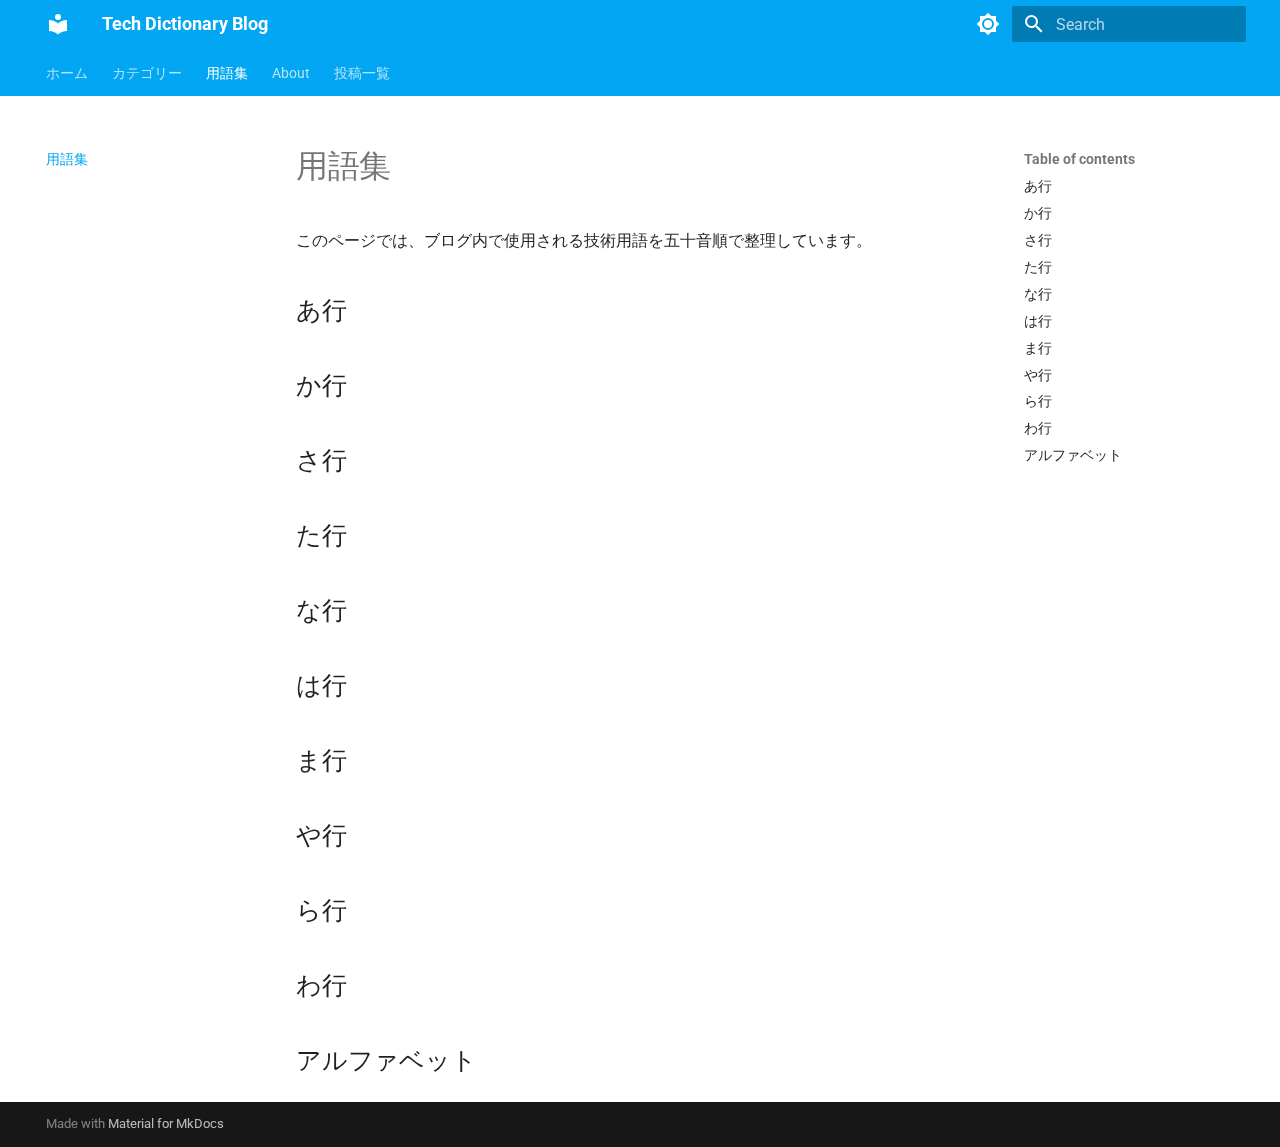
<file: glossary/index.html>
<!doctype html>
<html lang="en" class="no-js">
  <head>
    
      <meta charset="utf-8">
      <meta name="viewport" content="width=device-width,initial-scale=1">
      
        <meta name="description" content="技術用語・概念の個人的な解説ブログ">
      
      
      
        <link rel="canonical" href="https://mottye.github.io/blog/glossary/">
      
      
        <link rel="prev" href="../categories/tools/">
      
      
        <link rel="next" href="../about/">
      
      
      <link rel="icon" href="../assets/images/favicon.png">
      <meta name="generator" content="mkdocs-1.6.1, mkdocs-material-9.5.49">
    
    
      
        <title>用語集 - Tech Dictionary Blog</title>
      
    
    
      <link rel="stylesheet" href="../assets/stylesheets/main.6f8fc17f.min.css">
      
        
        <link rel="stylesheet" href="../assets/stylesheets/palette.06af60db.min.css">
      
      


    
    
      
    
    
      
        
        
        <link rel="preconnect" href="https://fonts.gstatic.com" crossorigin>
        <link rel="stylesheet" href="https://fonts.googleapis.com/css?family=Roboto:300,300i,400,400i,700,700i%7CRoboto+Mono:400,400i,700,700i&display=fallback">
        <style>:root{--md-text-font:"Roboto";--md-code-font:"Roboto Mono"}</style>
      
    
    
    <script>__md_scope=new URL("..",location),__md_hash=e=>[...e].reduce(((e,_)=>(e<<5)-e+_.charCodeAt(0)),0),__md_get=(e,_=localStorage,t=__md_scope)=>JSON.parse(_.getItem(t.pathname+"."+e)),__md_set=(e,_,t=localStorage,a=__md_scope)=>{try{t.setItem(a.pathname+"."+e,JSON.stringify(_))}catch(e){}}</script>
    
      

    
    
    
  </head>
  
  
    
    
      
    
    
    
    
    <body dir="ltr" data-md-color-scheme="default" data-md-color-primary="light-blue" data-md-color-accent="light-blue">
  
    
    <input class="md-toggle" data-md-toggle="drawer" type="checkbox" id="__drawer" autocomplete="off">
    <input class="md-toggle" data-md-toggle="search" type="checkbox" id="__search" autocomplete="off">
    <label class="md-overlay" for="__drawer"></label>
    <div data-md-component="skip">
      
        
        <a href="#_1" class="md-skip">
          Skip to content
        </a>
      
    </div>
    <div data-md-component="announce">
      
    </div>
    
    
      

<header class="md-header" data-md-component="header">
  <nav class="md-header__inner md-grid" aria-label="Header">
    <a href=".." title="Tech Dictionary Blog" class="md-header__button md-logo" aria-label="Tech Dictionary Blog" data-md-component="logo">
      
  
  <svg xmlns="http://www.w3.org/2000/svg" viewBox="0 0 24 24"><path d="M12 8a3 3 0 0 0 3-3 3 3 0 0 0-3-3 3 3 0 0 0-3 3 3 3 0 0 0 3 3m0 3.54C9.64 9.35 6.5 8 3 8v11c3.5 0 6.64 1.35 9 3.54 2.36-2.19 5.5-3.54 9-3.54V8c-3.5 0-6.64 1.35-9 3.54"/></svg>

    </a>
    <label class="md-header__button md-icon" for="__drawer">
      
      <svg xmlns="http://www.w3.org/2000/svg" viewBox="0 0 24 24"><path d="M3 6h18v2H3zm0 5h18v2H3zm0 5h18v2H3z"/></svg>
    </label>
    <div class="md-header__title" data-md-component="header-title">
      <div class="md-header__ellipsis">
        <div class="md-header__topic">
          <span class="md-ellipsis">
            Tech Dictionary Blog
          </span>
        </div>
        <div class="md-header__topic" data-md-component="header-topic">
          <span class="md-ellipsis">
            
              用語集
            
          </span>
        </div>
      </div>
    </div>
    
      
        <form class="md-header__option" data-md-component="palette">
  
    
    
    
    <input class="md-option" data-md-color-media="" data-md-color-scheme="default" data-md-color-primary="light-blue" data-md-color-accent="light-blue"  aria-label="ダークモードに切り替え"  type="radio" name="__palette" id="__palette_0">
    
      <label class="md-header__button md-icon" title="ダークモードに切り替え" for="__palette_1" hidden>
        <svg xmlns="http://www.w3.org/2000/svg" viewBox="0 0 24 24"><path d="M12 8a4 4 0 0 0-4 4 4 4 0 0 0 4 4 4 4 0 0 0 4-4 4 4 0 0 0-4-4m0 10a6 6 0 0 1-6-6 6 6 0 0 1 6-6 6 6 0 0 1 6 6 6 6 0 0 1-6 6m8-9.31V4h-4.69L12 .69 8.69 4H4v4.69L.69 12 4 15.31V20h4.69L12 23.31 15.31 20H20v-4.69L23.31 12z"/></svg>
      </label>
    
  
    
    
    
    <input class="md-option" data-md-color-media="" data-md-color-scheme="slate" data-md-color-primary="light-blue" data-md-color-accent="light-blue"  aria-label="ライトモードに切り替え"  type="radio" name="__palette" id="__palette_1">
    
      <label class="md-header__button md-icon" title="ライトモードに切り替え" for="__palette_0" hidden>
        <svg xmlns="http://www.w3.org/2000/svg" viewBox="0 0 24 24"><path d="M12 18c-.89 0-1.74-.2-2.5-.55C11.56 16.5 13 14.42 13 12s-1.44-4.5-3.5-5.45C10.26 6.2 11.11 6 12 6a6 6 0 0 1 6 6 6 6 0 0 1-6 6m8-9.31V4h-4.69L12 .69 8.69 4H4v4.69L.69 12 4 15.31V20h4.69L12 23.31 15.31 20H20v-4.69L23.31 12z"/></svg>
      </label>
    
  
</form>
      
    
    
      <script>var palette=__md_get("__palette");if(palette&&palette.color){if("(prefers-color-scheme)"===palette.color.media){var media=matchMedia("(prefers-color-scheme: light)"),input=document.querySelector(media.matches?"[data-md-color-media='(prefers-color-scheme: light)']":"[data-md-color-media='(prefers-color-scheme: dark)']");palette.color.media=input.getAttribute("data-md-color-media"),palette.color.scheme=input.getAttribute("data-md-color-scheme"),palette.color.primary=input.getAttribute("data-md-color-primary"),palette.color.accent=input.getAttribute("data-md-color-accent")}for(var[key,value]of Object.entries(palette.color))document.body.setAttribute("data-md-color-"+key,value)}</script>
    
    
    
      <label class="md-header__button md-icon" for="__search">
        
        <svg xmlns="http://www.w3.org/2000/svg" viewBox="0 0 24 24"><path d="M9.5 3A6.5 6.5 0 0 1 16 9.5c0 1.61-.59 3.09-1.56 4.23l.27.27h.79l5 5-1.5 1.5-5-5v-.79l-.27-.27A6.52 6.52 0 0 1 9.5 16 6.5 6.5 0 0 1 3 9.5 6.5 6.5 0 0 1 9.5 3m0 2C7 5 5 7 5 9.5S7 14 9.5 14 14 12 14 9.5 12 5 9.5 5"/></svg>
      </label>
      <div class="md-search" data-md-component="search" role="dialog">
  <label class="md-search__overlay" for="__search"></label>
  <div class="md-search__inner" role="search">
    <form class="md-search__form" name="search">
      <input type="text" class="md-search__input" name="query" aria-label="Search" placeholder="Search" autocapitalize="off" autocorrect="off" autocomplete="off" spellcheck="false" data-md-component="search-query" required>
      <label class="md-search__icon md-icon" for="__search">
        
        <svg xmlns="http://www.w3.org/2000/svg" viewBox="0 0 24 24"><path d="M9.5 3A6.5 6.5 0 0 1 16 9.5c0 1.61-.59 3.09-1.56 4.23l.27.27h.79l5 5-1.5 1.5-5-5v-.79l-.27-.27A6.52 6.52 0 0 1 9.5 16 6.5 6.5 0 0 1 3 9.5 6.5 6.5 0 0 1 9.5 3m0 2C7 5 5 7 5 9.5S7 14 9.5 14 14 12 14 9.5 12 5 9.5 5"/></svg>
        
        <svg xmlns="http://www.w3.org/2000/svg" viewBox="0 0 24 24"><path d="M20 11v2H8l5.5 5.5-1.42 1.42L4.16 12l7.92-7.92L13.5 5.5 8 11z"/></svg>
      </label>
      <nav class="md-search__options" aria-label="Search">
        
        <button type="reset" class="md-search__icon md-icon" title="Clear" aria-label="Clear" tabindex="-1">
          
          <svg xmlns="http://www.w3.org/2000/svg" viewBox="0 0 24 24"><path d="M19 6.41 17.59 5 12 10.59 6.41 5 5 6.41 10.59 12 5 17.59 6.41 19 12 13.41 17.59 19 19 17.59 13.41 12z"/></svg>
        </button>
      </nav>
      
        <div class="md-search__suggest" data-md-component="search-suggest"></div>
      
    </form>
    <div class="md-search__output">
      <div class="md-search__scrollwrap" tabindex="0" data-md-scrollfix>
        <div class="md-search-result" data-md-component="search-result">
          <div class="md-search-result__meta">
            Initializing search
          </div>
          <ol class="md-search-result__list" role="presentation"></ol>
        </div>
      </div>
    </div>
  </div>
</div>
    
    
  </nav>
  
</header>
    
    <div class="md-container" data-md-component="container">
      
      
        
          
            
<nav class="md-tabs" aria-label="Tabs" data-md-component="tabs">
  <div class="md-grid">
    <ul class="md-tabs__list">
      
        
  
  
  
    <li class="md-tabs__item">
      <a href=".." class="md-tabs__link">
        
  
    
  
  ホーム

      </a>
    </li>
  

      
        
  
  
  
    
    
      
  
  
  
    
    
      <li class="md-tabs__item">
        <a href="../categories/programming/" class="md-tabs__link">
          
  
  カテゴリー

        </a>
      </li>
    
  

    
  

      
        
  
  
    
  
  
    <li class="md-tabs__item md-tabs__item--active">
      <a href="./" class="md-tabs__link">
        
  
    
  
  用語集

      </a>
    </li>
  

      
        
  
  
  
    <li class="md-tabs__item">
      <a href="../about/" class="md-tabs__link">
        
  
    
  
  About

      </a>
    </li>
  

      
        
  
  
  
    
    
      <li class="md-tabs__item">
        <a href="../posts/first-post/" class="md-tabs__link">
          
  
  投稿一覧

        </a>
      </li>
    
  

      
    </ul>
  </div>
</nav>
          
        
      
      <main class="md-main" data-md-component="main">
        <div class="md-main__inner md-grid">
          
            
              
              <div class="md-sidebar md-sidebar--primary" data-md-component="sidebar" data-md-type="navigation" >
                <div class="md-sidebar__scrollwrap">
                  <div class="md-sidebar__inner">
                    


  


<nav class="md-nav md-nav--primary md-nav--lifted" aria-label="Navigation" data-md-level="0">
  <label class="md-nav__title" for="__drawer">
    <a href=".." title="Tech Dictionary Blog" class="md-nav__button md-logo" aria-label="Tech Dictionary Blog" data-md-component="logo">
      
  
  <svg xmlns="http://www.w3.org/2000/svg" viewBox="0 0 24 24"><path d="M12 8a3 3 0 0 0 3-3 3 3 0 0 0-3-3 3 3 0 0 0-3 3 3 3 0 0 0 3 3m0 3.54C9.64 9.35 6.5 8 3 8v11c3.5 0 6.64 1.35 9 3.54 2.36-2.19 5.5-3.54 9-3.54V8c-3.5 0-6.64 1.35-9 3.54"/></svg>

    </a>
    Tech Dictionary Blog
  </label>
  
  <ul class="md-nav__list" data-md-scrollfix>
    
      
      
  
  
  
  
    <li class="md-nav__item">
      <a href=".." class="md-nav__link">
        
  
  <span class="md-ellipsis">
    ホーム
  </span>
  

      </a>
    </li>
  

    
      
      
  
  
  
  
    
    
    
      
      
        
      
    
    
    <li class="md-nav__item md-nav__item--nested">
      
        
        
        <input class="md-nav__toggle md-toggle " type="checkbox" id="__nav_2" >
        
          
          <label class="md-nav__link" for="__nav_2" id="__nav_2_label" tabindex="0">
            
  
  <span class="md-ellipsis">
    カテゴリー
  </span>
  

            <span class="md-nav__icon md-icon"></span>
          </label>
        
        <nav class="md-nav" data-md-level="1" aria-labelledby="__nav_2_label" aria-expanded="false">
          <label class="md-nav__title" for="__nav_2">
            <span class="md-nav__icon md-icon"></span>
            カテゴリー
          </label>
          <ul class="md-nav__list" data-md-scrollfix>
            
              
                
  
  
  
  
    
    
    
      
      
        
      
    
    
    <li class="md-nav__item md-nav__item--nested">
      
        
        
        <input class="md-nav__toggle md-toggle " type="checkbox" id="__nav_2_1" >
        
          
          <label class="md-nav__link" for="__nav_2_1" id="__nav_2_1_label" tabindex="0">
            
  
  <span class="md-ellipsis">
    プログラミング言語
  </span>
  

            <span class="md-nav__icon md-icon"></span>
          </label>
        
        <nav class="md-nav" data-md-level="2" aria-labelledby="__nav_2_1_label" aria-expanded="false">
          <label class="md-nav__title" for="__nav_2_1">
            <span class="md-nav__icon md-icon"></span>
            プログラミング言語
          </label>
          <ul class="md-nav__list" data-md-scrollfix>
            
              
                
  
  
  
  
    <li class="md-nav__item">
      <a href="../categories/programming/" class="md-nav__link">
        
  
  <span class="md-ellipsis">
    プログラミング言語
  </span>
  

      </a>
    </li>
  

              
            
          </ul>
        </nav>
      
    </li>
  

              
            
              
                
  
  
  
  
    
    
    
      
      
        
      
    
    
    <li class="md-nav__item md-nav__item--nested">
      
        
        
        <input class="md-nav__toggle md-toggle " type="checkbox" id="__nav_2_2" >
        
          
          <label class="md-nav__link" for="__nav_2_2" id="__nav_2_2_label" tabindex="0">
            
  
  <span class="md-ellipsis">
    インフラ・クラウド
  </span>
  

            <span class="md-nav__icon md-icon"></span>
          </label>
        
        <nav class="md-nav" data-md-level="2" aria-labelledby="__nav_2_2_label" aria-expanded="false">
          <label class="md-nav__title" for="__nav_2_2">
            <span class="md-nav__icon md-icon"></span>
            インフラ・クラウド
          </label>
          <ul class="md-nav__list" data-md-scrollfix>
            
              
                
  
  
  
  
    <li class="md-nav__item">
      <a href="../categories/infrastructure/" class="md-nav__link">
        
  
  <span class="md-ellipsis">
    インフラ・クラウド
  </span>
  

      </a>
    </li>
  

              
            
              
                
  
  
  
  
    <li class="md-nav__item">
      <a href="../categories/infrastructure/session/" class="md-nav__link">
        
  
  <span class="md-ellipsis">
    セッション
  </span>
  

      </a>
    </li>
  

              
            
          </ul>
        </nav>
      
    </li>
  

              
            
              
                
  
  
  
  
    
    
    
      
      
        
      
    
    
    <li class="md-nav__item md-nav__item--nested">
      
        
        
        <input class="md-nav__toggle md-toggle " type="checkbox" id="__nav_2_3" >
        
          
          <label class="md-nav__link" for="__nav_2_3" id="__nav_2_3_label" tabindex="0">
            
  
  <span class="md-ellipsis">
    開発ツール
  </span>
  

            <span class="md-nav__icon md-icon"></span>
          </label>
        
        <nav class="md-nav" data-md-level="2" aria-labelledby="__nav_2_3_label" aria-expanded="false">
          <label class="md-nav__title" for="__nav_2_3">
            <span class="md-nav__icon md-icon"></span>
            開発ツール
          </label>
          <ul class="md-nav__list" data-md-scrollfix>
            
              
                
  
  
  
  
    <li class="md-nav__item">
      <a href="../categories/tools/" class="md-nav__link">
        
  
  <span class="md-ellipsis">
    開発ツール
  </span>
  

      </a>
    </li>
  

              
            
          </ul>
        </nav>
      
    </li>
  

              
            
          </ul>
        </nav>
      
    </li>
  

    
      
      
  
  
    
  
  
  
    <li class="md-nav__item md-nav__item--active">
      
      <input class="md-nav__toggle md-toggle" type="checkbox" id="__toc">
      
      
        
      
      
        <label class="md-nav__link md-nav__link--active" for="__toc">
          
  
  <span class="md-ellipsis">
    用語集
  </span>
  

          <span class="md-nav__icon md-icon"></span>
        </label>
      
      <a href="./" class="md-nav__link md-nav__link--active">
        
  
  <span class="md-ellipsis">
    用語集
  </span>
  

      </a>
      
        

<nav class="md-nav md-nav--secondary" aria-label="Table of contents">
  
  
  
    
  
  
    <label class="md-nav__title" for="__toc">
      <span class="md-nav__icon md-icon"></span>
      Table of contents
    </label>
    <ul class="md-nav__list" data-md-component="toc" data-md-scrollfix>
      
        <li class="md-nav__item">
  <a href="#_2" class="md-nav__link">
    <span class="md-ellipsis">
      あ行
    </span>
  </a>
  
</li>
      
        <li class="md-nav__item">
  <a href="#_3" class="md-nav__link">
    <span class="md-ellipsis">
      か行
    </span>
  </a>
  
</li>
      
        <li class="md-nav__item">
  <a href="#_4" class="md-nav__link">
    <span class="md-ellipsis">
      さ行
    </span>
  </a>
  
</li>
      
        <li class="md-nav__item">
  <a href="#_5" class="md-nav__link">
    <span class="md-ellipsis">
      た行
    </span>
  </a>
  
</li>
      
        <li class="md-nav__item">
  <a href="#_6" class="md-nav__link">
    <span class="md-ellipsis">
      な行
    </span>
  </a>
  
</li>
      
        <li class="md-nav__item">
  <a href="#_7" class="md-nav__link">
    <span class="md-ellipsis">
      は行
    </span>
  </a>
  
</li>
      
        <li class="md-nav__item">
  <a href="#_8" class="md-nav__link">
    <span class="md-ellipsis">
      ま行
    </span>
  </a>
  
</li>
      
        <li class="md-nav__item">
  <a href="#_9" class="md-nav__link">
    <span class="md-ellipsis">
      や行
    </span>
  </a>
  
</li>
      
        <li class="md-nav__item">
  <a href="#_10" class="md-nav__link">
    <span class="md-ellipsis">
      ら行
    </span>
  </a>
  
</li>
      
        <li class="md-nav__item">
  <a href="#_11" class="md-nav__link">
    <span class="md-ellipsis">
      わ行
    </span>
  </a>
  
</li>
      
        <li class="md-nav__item">
  <a href="#_12" class="md-nav__link">
    <span class="md-ellipsis">
      アルファベット
    </span>
  </a>
  
</li>
      
    </ul>
  
</nav>
      
    </li>
  

    
      
      
  
  
  
  
    <li class="md-nav__item">
      <a href="../about/" class="md-nav__link">
        
  
  <span class="md-ellipsis">
    About
  </span>
  

      </a>
    </li>
  

    
      
      
  
  
  
  
    
    
    
      
      
        
      
    
    
    <li class="md-nav__item md-nav__item--nested">
      
        
        
        <input class="md-nav__toggle md-toggle " type="checkbox" id="__nav_5" >
        
          
          <label class="md-nav__link" for="__nav_5" id="__nav_5_label" tabindex="0">
            
  
  <span class="md-ellipsis">
    投稿一覧
  </span>
  

            <span class="md-nav__icon md-icon"></span>
          </label>
        
        <nav class="md-nav" data-md-level="1" aria-labelledby="__nav_5_label" aria-expanded="false">
          <label class="md-nav__title" for="__nav_5">
            <span class="md-nav__icon md-icon"></span>
            投稿一覧
          </label>
          <ul class="md-nav__list" data-md-scrollfix>
            
              
                
  
  
  
  
    <li class="md-nav__item">
      <a href="../posts/first-post/" class="md-nav__link">
        
  
  <span class="md-ellipsis">
    最初の投稿
  </span>
  

      </a>
    </li>
  

              
            
          </ul>
        </nav>
      
    </li>
  

    
  </ul>
</nav>
                  </div>
                </div>
              </div>
            
            
              
              <div class="md-sidebar md-sidebar--secondary" data-md-component="sidebar" data-md-type="toc" >
                <div class="md-sidebar__scrollwrap">
                  <div class="md-sidebar__inner">
                    

<nav class="md-nav md-nav--secondary" aria-label="Table of contents">
  
  
  
    
  
  
    <label class="md-nav__title" for="__toc">
      <span class="md-nav__icon md-icon"></span>
      Table of contents
    </label>
    <ul class="md-nav__list" data-md-component="toc" data-md-scrollfix>
      
        <li class="md-nav__item">
  <a href="#_2" class="md-nav__link">
    <span class="md-ellipsis">
      あ行
    </span>
  </a>
  
</li>
      
        <li class="md-nav__item">
  <a href="#_3" class="md-nav__link">
    <span class="md-ellipsis">
      か行
    </span>
  </a>
  
</li>
      
        <li class="md-nav__item">
  <a href="#_4" class="md-nav__link">
    <span class="md-ellipsis">
      さ行
    </span>
  </a>
  
</li>
      
        <li class="md-nav__item">
  <a href="#_5" class="md-nav__link">
    <span class="md-ellipsis">
      た行
    </span>
  </a>
  
</li>
      
        <li class="md-nav__item">
  <a href="#_6" class="md-nav__link">
    <span class="md-ellipsis">
      な行
    </span>
  </a>
  
</li>
      
        <li class="md-nav__item">
  <a href="#_7" class="md-nav__link">
    <span class="md-ellipsis">
      は行
    </span>
  </a>
  
</li>
      
        <li class="md-nav__item">
  <a href="#_8" class="md-nav__link">
    <span class="md-ellipsis">
      ま行
    </span>
  </a>
  
</li>
      
        <li class="md-nav__item">
  <a href="#_9" class="md-nav__link">
    <span class="md-ellipsis">
      や行
    </span>
  </a>
  
</li>
      
        <li class="md-nav__item">
  <a href="#_10" class="md-nav__link">
    <span class="md-ellipsis">
      ら行
    </span>
  </a>
  
</li>
      
        <li class="md-nav__item">
  <a href="#_11" class="md-nav__link">
    <span class="md-ellipsis">
      わ行
    </span>
  </a>
  
</li>
      
        <li class="md-nav__item">
  <a href="#_12" class="md-nav__link">
    <span class="md-ellipsis">
      アルファベット
    </span>
  </a>
  
</li>
      
    </ul>
  
</nav>
                  </div>
                </div>
              </div>
            
          
          
            <div class="md-content" data-md-component="content">
              <article class="md-content__inner md-typeset">
                
                  


<h1 id="_1">用語集</h1>
<p>このページでは、ブログ内で使用される技術用語を五十音順で整理しています。</p>
<h2 id="_2">あ行</h2>
<h2 id="_3">か行</h2>
<h2 id="_4">さ行</h2>
<h2 id="_5">た行</h2>
<h2 id="_6">な行</h2>
<h2 id="_7">は行</h2>
<h2 id="_8">ま行</h2>
<h2 id="_9">や行</h2>
<h2 id="_10">ら行</h2>
<h2 id="_11">わ行</h2>
<h2 id="_12">アルファベット</h2>












                
              </article>
            </div>
          
          
  <script>var tabs=__md_get("__tabs");if(Array.isArray(tabs))e:for(var set of document.querySelectorAll(".tabbed-set")){var labels=set.querySelector(".tabbed-labels");for(var tab of tabs)for(var label of labels.getElementsByTagName("label"))if(label.innerText.trim()===tab){var input=document.getElementById(label.htmlFor);input.checked=!0;continue e}}</script>

<script>var target=document.getElementById(location.hash.slice(1));target&&target.name&&(target.checked=target.name.startsWith("__tabbed_"))</script>
        </div>
        
          <button type="button" class="md-top md-icon" data-md-component="top" hidden>
  
  <svg xmlns="http://www.w3.org/2000/svg" viewBox="0 0 24 24"><path d="M13 20h-2V8l-5.5 5.5-1.42-1.42L12 4.16l7.92 7.92-1.42 1.42L13 8z"/></svg>
  Back to top
</button>
        
      </main>
      
        <footer class="md-footer">
  
  <div class="md-footer-meta md-typeset">
    <div class="md-footer-meta__inner md-grid">
      <div class="md-copyright">
  
  
    Made with
    <a href="https://squidfunk.github.io/mkdocs-material/" target="_blank" rel="noopener">
      Material for MkDocs
    </a>
  
</div>
      
    </div>
  </div>
</footer>
      
    </div>
    <div class="md-dialog" data-md-component="dialog">
      <div class="md-dialog__inner md-typeset"></div>
    </div>
    
    
    <script id="__config" type="application/json">{"base": "..", "features": ["navigation.tabs", "navigation.sections", "navigation.top", "search.suggest", "search.highlight", "content.tabs.link", "content.code.copy"], "search": "../assets/javascripts/workers/search.6ce7567c.min.js", "translations": {"clipboard.copied": "Copied to clipboard", "clipboard.copy": "Copy to clipboard", "search.result.more.one": "1 more on this page", "search.result.more.other": "# more on this page", "search.result.none": "No matching documents", "search.result.one": "1 matching document", "search.result.other": "# matching documents", "search.result.placeholder": "Type to start searching", "search.result.term.missing": "Missing", "select.version": "Select version"}}</script>
    
    
      <script src="../assets/javascripts/bundle.88dd0f4e.min.js"></script>
      
    
  </body>
</html>
</file>
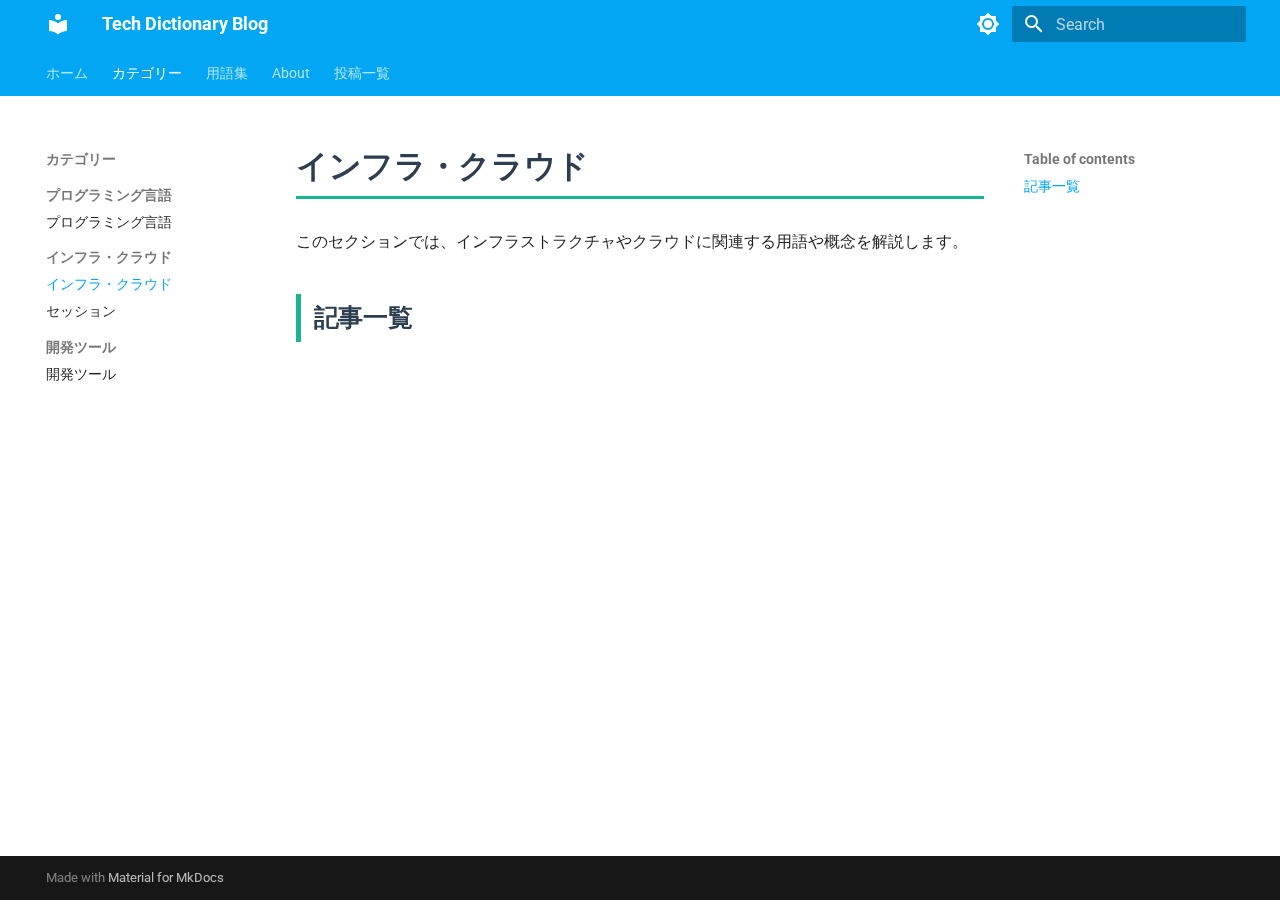
<file: categories/infrastructure/index.html>
<!doctype html>
<html lang="en" class="no-js">
  <head>
    
      <meta charset="utf-8">
      <meta name="viewport" content="width=device-width,initial-scale=1">
      
        <meta name="description" content="技術用語・概念の個人的な解説ブログ">
      
      
      
        <link rel="canonical" href="https://mottye.github.io/blog/categories/infrastructure/">
      
      
        <link rel="prev" href="../programming/">
      
      
        <link rel="next" href="session/">
      
      
      <link rel="icon" href="../../assets/images/favicon.png">
      <meta name="generator" content="mkdocs-1.6.1, mkdocs-material-9.5.49">
    
    
      
        <title>インフラ・クラウド - Tech Dictionary Blog</title>
      
    
    
      <link rel="stylesheet" href="../../assets/stylesheets/main.6f8fc17f.min.css">
      
        
        <link rel="stylesheet" href="../../assets/stylesheets/palette.06af60db.min.css">
      
      


    
    
      
    
    
      
        
        
        <link rel="preconnect" href="https://fonts.gstatic.com" crossorigin>
        <link rel="stylesheet" href="https://fonts.googleapis.com/css?family=Roboto:300,300i,400,400i,700,700i%7CRoboto+Mono:400,400i,700,700i&display=fallback">
        <style>:root{--md-text-font:"Roboto";--md-code-font:"Roboto Mono"}</style>
      
    
    
      <link rel="stylesheet" href="../../stylesheets/extra.css">
    
    <script>__md_scope=new URL("../..",location),__md_hash=e=>[...e].reduce(((e,_)=>(e<<5)-e+_.charCodeAt(0)),0),__md_get=(e,_=localStorage,t=__md_scope)=>JSON.parse(_.getItem(t.pathname+"."+e)),__md_set=(e,_,t=localStorage,a=__md_scope)=>{try{t.setItem(a.pathname+"."+e,JSON.stringify(_))}catch(e){}}</script>
    
      

    
    
    
  </head>
  
  
    
    
      
    
    
    
    
    <body dir="ltr" data-md-color-scheme="default" data-md-color-primary="light-blue" data-md-color-accent="light-blue">
  
    
    <input class="md-toggle" data-md-toggle="drawer" type="checkbox" id="__drawer" autocomplete="off">
    <input class="md-toggle" data-md-toggle="search" type="checkbox" id="__search" autocomplete="off">
    <label class="md-overlay" for="__drawer"></label>
    <div data-md-component="skip">
      
        
        <a href="#_1" class="md-skip">
          Skip to content
        </a>
      
    </div>
    <div data-md-component="announce">
      
    </div>
    
    
      

<header class="md-header" data-md-component="header">
  <nav class="md-header__inner md-grid" aria-label="Header">
    <a href="../.." title="Tech Dictionary Blog" class="md-header__button md-logo" aria-label="Tech Dictionary Blog" data-md-component="logo">
      
  
  <svg xmlns="http://www.w3.org/2000/svg" viewBox="0 0 24 24"><path d="M12 8a3 3 0 0 0 3-3 3 3 0 0 0-3-3 3 3 0 0 0-3 3 3 3 0 0 0 3 3m0 3.54C9.64 9.35 6.5 8 3 8v11c3.5 0 6.64 1.35 9 3.54 2.36-2.19 5.5-3.54 9-3.54V8c-3.5 0-6.64 1.35-9 3.54"/></svg>

    </a>
    <label class="md-header__button md-icon" for="__drawer">
      
      <svg xmlns="http://www.w3.org/2000/svg" viewBox="0 0 24 24"><path d="M3 6h18v2H3zm0 5h18v2H3zm0 5h18v2H3z"/></svg>
    </label>
    <div class="md-header__title" data-md-component="header-title">
      <div class="md-header__ellipsis">
        <div class="md-header__topic">
          <span class="md-ellipsis">
            Tech Dictionary Blog
          </span>
        </div>
        <div class="md-header__topic" data-md-component="header-topic">
          <span class="md-ellipsis">
            
              インフラ・クラウド
            
          </span>
        </div>
      </div>
    </div>
    
      
        <form class="md-header__option" data-md-component="palette">
  
    
    
    
    <input class="md-option" data-md-color-media="" data-md-color-scheme="default" data-md-color-primary="light-blue" data-md-color-accent="light-blue"  aria-label="ダークモードに切り替え"  type="radio" name="__palette" id="__palette_0">
    
      <label class="md-header__button md-icon" title="ダークモードに切り替え" for="__palette_1" hidden>
        <svg xmlns="http://www.w3.org/2000/svg" viewBox="0 0 24 24"><path d="M12 8a4 4 0 0 0-4 4 4 4 0 0 0 4 4 4 4 0 0 0 4-4 4 4 0 0 0-4-4m0 10a6 6 0 0 1-6-6 6 6 0 0 1 6-6 6 6 0 0 1 6 6 6 6 0 0 1-6 6m8-9.31V4h-4.69L12 .69 8.69 4H4v4.69L.69 12 4 15.31V20h4.69L12 23.31 15.31 20H20v-4.69L23.31 12z"/></svg>
      </label>
    
  
    
    
    
    <input class="md-option" data-md-color-media="" data-md-color-scheme="slate" data-md-color-primary="light-blue" data-md-color-accent="light-blue"  aria-label="ライトモードに切り替え"  type="radio" name="__palette" id="__palette_1">
    
      <label class="md-header__button md-icon" title="ライトモードに切り替え" for="__palette_0" hidden>
        <svg xmlns="http://www.w3.org/2000/svg" viewBox="0 0 24 24"><path d="M12 18c-.89 0-1.74-.2-2.5-.55C11.56 16.5 13 14.42 13 12s-1.44-4.5-3.5-5.45C10.26 6.2 11.11 6 12 6a6 6 0 0 1 6 6 6 6 0 0 1-6 6m8-9.31V4h-4.69L12 .69 8.69 4H4v4.69L.69 12 4 15.31V20h4.69L12 23.31 15.31 20H20v-4.69L23.31 12z"/></svg>
      </label>
    
  
</form>
      
    
    
      <script>var palette=__md_get("__palette");if(palette&&palette.color){if("(prefers-color-scheme)"===palette.color.media){var media=matchMedia("(prefers-color-scheme: light)"),input=document.querySelector(media.matches?"[data-md-color-media='(prefers-color-scheme: light)']":"[data-md-color-media='(prefers-color-scheme: dark)']");palette.color.media=input.getAttribute("data-md-color-media"),palette.color.scheme=input.getAttribute("data-md-color-scheme"),palette.color.primary=input.getAttribute("data-md-color-primary"),palette.color.accent=input.getAttribute("data-md-color-accent")}for(var[key,value]of Object.entries(palette.color))document.body.setAttribute("data-md-color-"+key,value)}</script>
    
    
    
      <label class="md-header__button md-icon" for="__search">
        
        <svg xmlns="http://www.w3.org/2000/svg" viewBox="0 0 24 24"><path d="M9.5 3A6.5 6.5 0 0 1 16 9.5c0 1.61-.59 3.09-1.56 4.23l.27.27h.79l5 5-1.5 1.5-5-5v-.79l-.27-.27A6.52 6.52 0 0 1 9.5 16 6.5 6.5 0 0 1 3 9.5 6.5 6.5 0 0 1 9.5 3m0 2C7 5 5 7 5 9.5S7 14 9.5 14 14 12 14 9.5 12 5 9.5 5"/></svg>
      </label>
      <div class="md-search" data-md-component="search" role="dialog">
  <label class="md-search__overlay" for="__search"></label>
  <div class="md-search__inner" role="search">
    <form class="md-search__form" name="search">
      <input type="text" class="md-search__input" name="query" aria-label="Search" placeholder="Search" autocapitalize="off" autocorrect="off" autocomplete="off" spellcheck="false" data-md-component="search-query" required>
      <label class="md-search__icon md-icon" for="__search">
        
        <svg xmlns="http://www.w3.org/2000/svg" viewBox="0 0 24 24"><path d="M9.5 3A6.5 6.5 0 0 1 16 9.5c0 1.61-.59 3.09-1.56 4.23l.27.27h.79l5 5-1.5 1.5-5-5v-.79l-.27-.27A6.52 6.52 0 0 1 9.5 16 6.5 6.5 0 0 1 3 9.5 6.5 6.5 0 0 1 9.5 3m0 2C7 5 5 7 5 9.5S7 14 9.5 14 14 12 14 9.5 12 5 9.5 5"/></svg>
        
        <svg xmlns="http://www.w3.org/2000/svg" viewBox="0 0 24 24"><path d="M20 11v2H8l5.5 5.5-1.42 1.42L4.16 12l7.92-7.92L13.5 5.5 8 11z"/></svg>
      </label>
      <nav class="md-search__options" aria-label="Search">
        
        <button type="reset" class="md-search__icon md-icon" title="Clear" aria-label="Clear" tabindex="-1">
          
          <svg xmlns="http://www.w3.org/2000/svg" viewBox="0 0 24 24"><path d="M19 6.41 17.59 5 12 10.59 6.41 5 5 6.41 10.59 12 5 17.59 6.41 19 12 13.41 17.59 19 19 17.59 13.41 12z"/></svg>
        </button>
      </nav>
      
        <div class="md-search__suggest" data-md-component="search-suggest"></div>
      
    </form>
    <div class="md-search__output">
      <div class="md-search__scrollwrap" tabindex="0" data-md-scrollfix>
        <div class="md-search-result" data-md-component="search-result">
          <div class="md-search-result__meta">
            Initializing search
          </div>
          <ol class="md-search-result__list" role="presentation"></ol>
        </div>
      </div>
    </div>
  </div>
</div>
    
    
  </nav>
  
</header>
    
    <div class="md-container" data-md-component="container">
      
      
        
          
            
<nav class="md-tabs" aria-label="Tabs" data-md-component="tabs">
  <div class="md-grid">
    <ul class="md-tabs__list">
      
        
  
  
  
    <li class="md-tabs__item">
      <a href="../.." class="md-tabs__link">
        
  
    
  
  ホーム

      </a>
    </li>
  

      
        
  
  
    
  
  
    
    
      
  
  
    
  
  
    
    
      <li class="md-tabs__item md-tabs__item--active">
        <a href="../programming/" class="md-tabs__link">
          
  
  カテゴリー

        </a>
      </li>
    
  

    
  

      
        
  
  
  
    <li class="md-tabs__item">
      <a href="../../glossary/" class="md-tabs__link">
        
  
    
  
  用語集

      </a>
    </li>
  

      
        
  
  
  
    <li class="md-tabs__item">
      <a href="../../about/" class="md-tabs__link">
        
  
    
  
  About

      </a>
    </li>
  

      
        
  
  
  
    
    
      <li class="md-tabs__item">
        <a href="../../posts/first-post/" class="md-tabs__link">
          
  
  投稿一覧

        </a>
      </li>
    
  

      
    </ul>
  </div>
</nav>
          
        
      
      <main class="md-main" data-md-component="main">
        <div class="md-main__inner md-grid">
          
            
              
              <div class="md-sidebar md-sidebar--primary" data-md-component="sidebar" data-md-type="navigation" >
                <div class="md-sidebar__scrollwrap">
                  <div class="md-sidebar__inner">
                    


  


<nav class="md-nav md-nav--primary md-nav--lifted" aria-label="Navigation" data-md-level="0">
  <label class="md-nav__title" for="__drawer">
    <a href="../.." title="Tech Dictionary Blog" class="md-nav__button md-logo" aria-label="Tech Dictionary Blog" data-md-component="logo">
      
  
  <svg xmlns="http://www.w3.org/2000/svg" viewBox="0 0 24 24"><path d="M12 8a3 3 0 0 0 3-3 3 3 0 0 0-3-3 3 3 0 0 0-3 3 3 3 0 0 0 3 3m0 3.54C9.64 9.35 6.5 8 3 8v11c3.5 0 6.64 1.35 9 3.54 2.36-2.19 5.5-3.54 9-3.54V8c-3.5 0-6.64 1.35-9 3.54"/></svg>

    </a>
    Tech Dictionary Blog
  </label>
  
  <ul class="md-nav__list" data-md-scrollfix>
    
      
      
  
  
  
  
    <li class="md-nav__item">
      <a href="../.." class="md-nav__link">
        
  
  <span class="md-ellipsis">
    ホーム
  </span>
  

      </a>
    </li>
  

    
      
      
  
  
    
  
  
  
    
    
    
      
        
        
      
      
        
      
    
    
    <li class="md-nav__item md-nav__item--active md-nav__item--section md-nav__item--nested">
      
        
        
        <input class="md-nav__toggle md-toggle " type="checkbox" id="__nav_2" checked>
        
          
          <label class="md-nav__link" for="__nav_2" id="__nav_2_label" tabindex="">
            
  
  <span class="md-ellipsis">
    カテゴリー
  </span>
  

            <span class="md-nav__icon md-icon"></span>
          </label>
        
        <nav class="md-nav" data-md-level="1" aria-labelledby="__nav_2_label" aria-expanded="true">
          <label class="md-nav__title" for="__nav_2">
            <span class="md-nav__icon md-icon"></span>
            カテゴリー
          </label>
          <ul class="md-nav__list" data-md-scrollfix>
            
              
                
  
  
  
  
    
    
    
      
      
        
          
          
        
      
    
    
    <li class="md-nav__item md-nav__item--section md-nav__item--nested">
      
        
        
        <input class="md-nav__toggle md-toggle " type="checkbox" id="__nav_2_1" >
        
          
          <label class="md-nav__link" for="__nav_2_1" id="__nav_2_1_label" tabindex="">
            
  
  <span class="md-ellipsis">
    プログラミング言語
  </span>
  

            <span class="md-nav__icon md-icon"></span>
          </label>
        
        <nav class="md-nav" data-md-level="2" aria-labelledby="__nav_2_1_label" aria-expanded="false">
          <label class="md-nav__title" for="__nav_2_1">
            <span class="md-nav__icon md-icon"></span>
            プログラミング言語
          </label>
          <ul class="md-nav__list" data-md-scrollfix>
            
              
                
  
  
  
  
    <li class="md-nav__item">
      <a href="../programming/" class="md-nav__link">
        
  
  <span class="md-ellipsis">
    プログラミング言語
  </span>
  

      </a>
    </li>
  

              
            
          </ul>
        </nav>
      
    </li>
  

              
            
              
                
  
  
    
  
  
  
    
    
    
      
      
        
          
          
        
      
    
    
    <li class="md-nav__item md-nav__item--active md-nav__item--section md-nav__item--nested">
      
        
        
        <input class="md-nav__toggle md-toggle " type="checkbox" id="__nav_2_2" checked>
        
          
          <label class="md-nav__link" for="__nav_2_2" id="__nav_2_2_label" tabindex="">
            
  
  <span class="md-ellipsis">
    インフラ・クラウド
  </span>
  

            <span class="md-nav__icon md-icon"></span>
          </label>
        
        <nav class="md-nav" data-md-level="2" aria-labelledby="__nav_2_2_label" aria-expanded="true">
          <label class="md-nav__title" for="__nav_2_2">
            <span class="md-nav__icon md-icon"></span>
            インフラ・クラウド
          </label>
          <ul class="md-nav__list" data-md-scrollfix>
            
              
                
  
  
    
  
  
  
    <li class="md-nav__item md-nav__item--active">
      
      <input class="md-nav__toggle md-toggle" type="checkbox" id="__toc">
      
      
        
      
      
        <label class="md-nav__link md-nav__link--active" for="__toc">
          
  
  <span class="md-ellipsis">
    インフラ・クラウド
  </span>
  

          <span class="md-nav__icon md-icon"></span>
        </label>
      
      <a href="./" class="md-nav__link md-nav__link--active">
        
  
  <span class="md-ellipsis">
    インフラ・クラウド
  </span>
  

      </a>
      
        

<nav class="md-nav md-nav--secondary" aria-label="Table of contents">
  
  
  
    
  
  
    <label class="md-nav__title" for="__toc">
      <span class="md-nav__icon md-icon"></span>
      Table of contents
    </label>
    <ul class="md-nav__list" data-md-component="toc" data-md-scrollfix>
      
        <li class="md-nav__item">
  <a href="#_2" class="md-nav__link">
    <span class="md-ellipsis">
      記事一覧
    </span>
  </a>
  
</li>
      
    </ul>
  
</nav>
      
    </li>
  

              
            
              
                
  
  
  
  
    <li class="md-nav__item">
      <a href="session/" class="md-nav__link">
        
  
  <span class="md-ellipsis">
    セッション
  </span>
  

      </a>
    </li>
  

              
            
          </ul>
        </nav>
      
    </li>
  

              
            
              
                
  
  
  
  
    
    
    
      
      
        
          
          
        
      
    
    
    <li class="md-nav__item md-nav__item--section md-nav__item--nested">
      
        
        
        <input class="md-nav__toggle md-toggle " type="checkbox" id="__nav_2_3" >
        
          
          <label class="md-nav__link" for="__nav_2_3" id="__nav_2_3_label" tabindex="">
            
  
  <span class="md-ellipsis">
    開発ツール
  </span>
  

            <span class="md-nav__icon md-icon"></span>
          </label>
        
        <nav class="md-nav" data-md-level="2" aria-labelledby="__nav_2_3_label" aria-expanded="false">
          <label class="md-nav__title" for="__nav_2_3">
            <span class="md-nav__icon md-icon"></span>
            開発ツール
          </label>
          <ul class="md-nav__list" data-md-scrollfix>
            
              
                
  
  
  
  
    <li class="md-nav__item">
      <a href="../tools/" class="md-nav__link">
        
  
  <span class="md-ellipsis">
    開発ツール
  </span>
  

      </a>
    </li>
  

              
            
          </ul>
        </nav>
      
    </li>
  

              
            
          </ul>
        </nav>
      
    </li>
  

    
      
      
  
  
  
  
    <li class="md-nav__item">
      <a href="../../glossary/" class="md-nav__link">
        
  
  <span class="md-ellipsis">
    用語集
  </span>
  

      </a>
    </li>
  

    
      
      
  
  
  
  
    <li class="md-nav__item">
      <a href="../../about/" class="md-nav__link">
        
  
  <span class="md-ellipsis">
    About
  </span>
  

      </a>
    </li>
  

    
      
      
  
  
  
  
    
    
    
      
      
        
      
    
    
    <li class="md-nav__item md-nav__item--nested">
      
        
        
        <input class="md-nav__toggle md-toggle " type="checkbox" id="__nav_5" >
        
          
          <label class="md-nav__link" for="__nav_5" id="__nav_5_label" tabindex="0">
            
  
  <span class="md-ellipsis">
    投稿一覧
  </span>
  

            <span class="md-nav__icon md-icon"></span>
          </label>
        
        <nav class="md-nav" data-md-level="1" aria-labelledby="__nav_5_label" aria-expanded="false">
          <label class="md-nav__title" for="__nav_5">
            <span class="md-nav__icon md-icon"></span>
            投稿一覧
          </label>
          <ul class="md-nav__list" data-md-scrollfix>
            
              
                
  
  
  
  
    <li class="md-nav__item">
      <a href="../../posts/first-post/" class="md-nav__link">
        
  
  <span class="md-ellipsis">
    最初の投稿
  </span>
  

      </a>
    </li>
  

              
            
          </ul>
        </nav>
      
    </li>
  

    
  </ul>
</nav>
                  </div>
                </div>
              </div>
            
            
              
              <div class="md-sidebar md-sidebar--secondary" data-md-component="sidebar" data-md-type="toc" >
                <div class="md-sidebar__scrollwrap">
                  <div class="md-sidebar__inner">
                    

<nav class="md-nav md-nav--secondary" aria-label="Table of contents">
  
  
  
    
  
  
    <label class="md-nav__title" for="__toc">
      <span class="md-nav__icon md-icon"></span>
      Table of contents
    </label>
    <ul class="md-nav__list" data-md-component="toc" data-md-scrollfix>
      
        <li class="md-nav__item">
  <a href="#_2" class="md-nav__link">
    <span class="md-ellipsis">
      記事一覧
    </span>
  </a>
  
</li>
      
    </ul>
  
</nav>
                  </div>
                </div>
              </div>
            
          
          
            <div class="md-content" data-md-component="content">
              <article class="md-content__inner md-typeset">
                
                  


<h1 id="_1">インフラ・クラウド</h1>
<p>このセクションでは、インフラストラクチャやクラウドに関連する用語や概念を解説します。</p>
<h2 id="_2">記事一覧</h2>












                
              </article>
            </div>
          
          
  <script>var tabs=__md_get("__tabs");if(Array.isArray(tabs))e:for(var set of document.querySelectorAll(".tabbed-set")){var labels=set.querySelector(".tabbed-labels");for(var tab of tabs)for(var label of labels.getElementsByTagName("label"))if(label.innerText.trim()===tab){var input=document.getElementById(label.htmlFor);input.checked=!0;continue e}}</script>

<script>var target=document.getElementById(location.hash.slice(1));target&&target.name&&(target.checked=target.name.startsWith("__tabbed_"))</script>
        </div>
        
          <button type="button" class="md-top md-icon" data-md-component="top" hidden>
  
  <svg xmlns="http://www.w3.org/2000/svg" viewBox="0 0 24 24"><path d="M13 20h-2V8l-5.5 5.5-1.42-1.42L12 4.16l7.92 7.92-1.42 1.42L13 8z"/></svg>
  Back to top
</button>
        
      </main>
      
        <footer class="md-footer">
  
  <div class="md-footer-meta md-typeset">
    <div class="md-footer-meta__inner md-grid">
      <div class="md-copyright">
  
  
    Made with
    <a href="https://squidfunk.github.io/mkdocs-material/" target="_blank" rel="noopener">
      Material for MkDocs
    </a>
  
</div>
      
    </div>
  </div>
</footer>
      
    </div>
    <div class="md-dialog" data-md-component="dialog">
      <div class="md-dialog__inner md-typeset"></div>
    </div>
    
    
    <script id="__config" type="application/json">{"base": "../..", "features": ["navigation.tabs", "navigation.sections", "navigation.top", "search.suggest", "search.highlight", "content.tabs.link", "content.code.copy"], "search": "../../assets/javascripts/workers/search.6ce7567c.min.js", "translations": {"clipboard.copied": "Copied to clipboard", "clipboard.copy": "Copy to clipboard", "search.result.more.one": "1 more on this page", "search.result.more.other": "# more on this page", "search.result.none": "No matching documents", "search.result.one": "1 matching document", "search.result.other": "# matching documents", "search.result.placeholder": "Type to start searching", "search.result.term.missing": "Missing", "select.version": "Select version"}}</script>
    
    
      <script src="../../assets/javascripts/bundle.88dd0f4e.min.js"></script>
      
    
  </body>
</html>
</file>
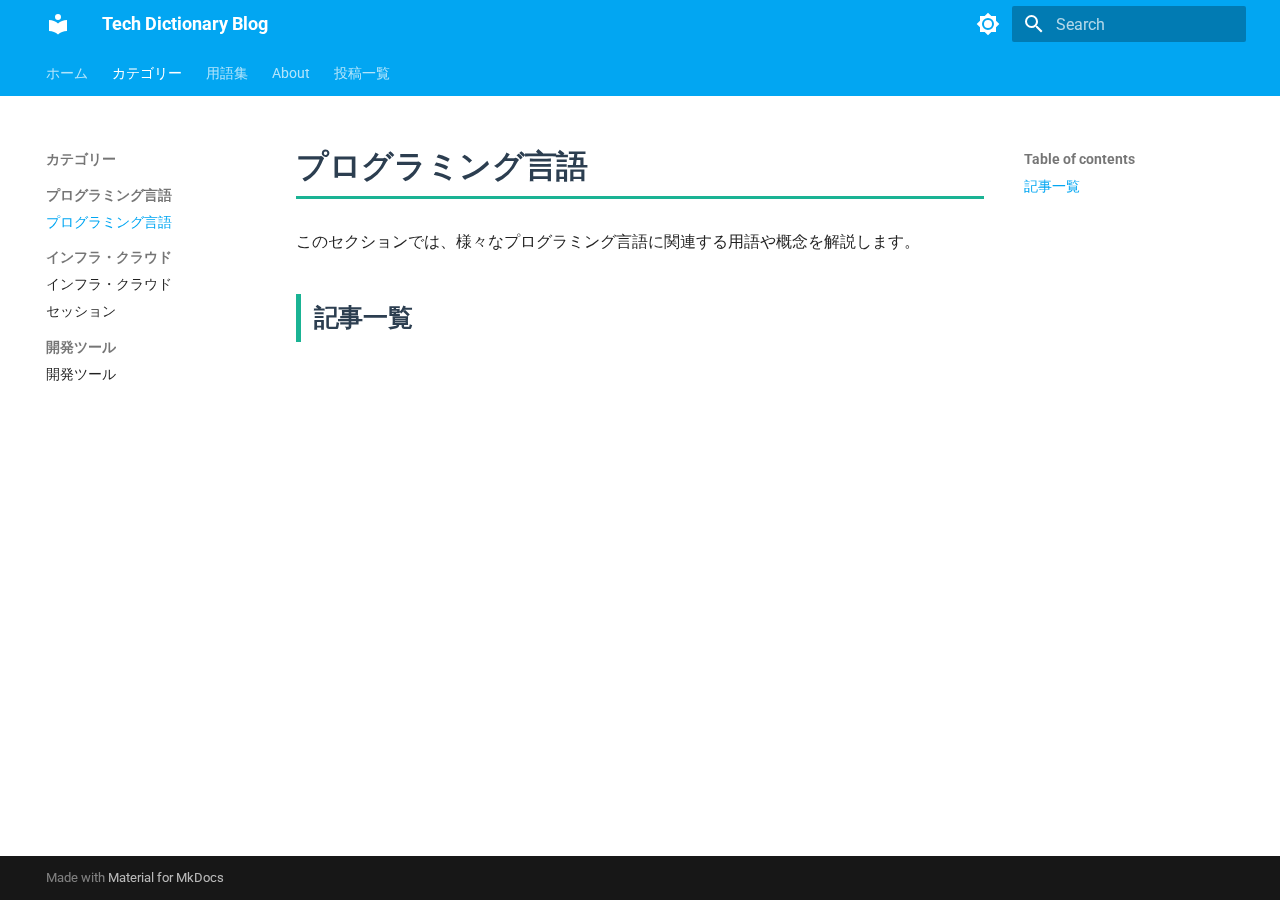
<file: categories/programming/index.html>
<!doctype html>
<html lang="en" class="no-js">
  <head>
    
      <meta charset="utf-8">
      <meta name="viewport" content="width=device-width,initial-scale=1">
      
        <meta name="description" content="技術用語・概念の個人的な解説ブログ">
      
      
      
        <link rel="canonical" href="https://mottye.github.io/blog/categories/programming/">
      
      
        <link rel="prev" href="../..">
      
      
        <link rel="next" href="../infrastructure/">
      
      
      <link rel="icon" href="../../assets/images/favicon.png">
      <meta name="generator" content="mkdocs-1.6.1, mkdocs-material-9.5.49">
    
    
      
        <title>プログラミング言語 - Tech Dictionary Blog</title>
      
    
    
      <link rel="stylesheet" href="../../assets/stylesheets/main.6f8fc17f.min.css">
      
        
        <link rel="stylesheet" href="../../assets/stylesheets/palette.06af60db.min.css">
      
      


    
    
      
    
    
      
        
        
        <link rel="preconnect" href="https://fonts.gstatic.com" crossorigin>
        <link rel="stylesheet" href="https://fonts.googleapis.com/css?family=Roboto:300,300i,400,400i,700,700i%7CRoboto+Mono:400,400i,700,700i&display=fallback">
        <style>:root{--md-text-font:"Roboto";--md-code-font:"Roboto Mono"}</style>
      
    
    
      <link rel="stylesheet" href="../../stylesheets/extra.css">
    
    <script>__md_scope=new URL("../..",location),__md_hash=e=>[...e].reduce(((e,_)=>(e<<5)-e+_.charCodeAt(0)),0),__md_get=(e,_=localStorage,t=__md_scope)=>JSON.parse(_.getItem(t.pathname+"."+e)),__md_set=(e,_,t=localStorage,a=__md_scope)=>{try{t.setItem(a.pathname+"."+e,JSON.stringify(_))}catch(e){}}</script>
    
      

    
    
    
  </head>
  
  
    
    
      
    
    
    
    
    <body dir="ltr" data-md-color-scheme="default" data-md-color-primary="light-blue" data-md-color-accent="light-blue">
  
    
    <input class="md-toggle" data-md-toggle="drawer" type="checkbox" id="__drawer" autocomplete="off">
    <input class="md-toggle" data-md-toggle="search" type="checkbox" id="__search" autocomplete="off">
    <label class="md-overlay" for="__drawer"></label>
    <div data-md-component="skip">
      
        
        <a href="#_1" class="md-skip">
          Skip to content
        </a>
      
    </div>
    <div data-md-component="announce">
      
    </div>
    
    
      

<header class="md-header" data-md-component="header">
  <nav class="md-header__inner md-grid" aria-label="Header">
    <a href="../.." title="Tech Dictionary Blog" class="md-header__button md-logo" aria-label="Tech Dictionary Blog" data-md-component="logo">
      
  
  <svg xmlns="http://www.w3.org/2000/svg" viewBox="0 0 24 24"><path d="M12 8a3 3 0 0 0 3-3 3 3 0 0 0-3-3 3 3 0 0 0-3 3 3 3 0 0 0 3 3m0 3.54C9.64 9.35 6.5 8 3 8v11c3.5 0 6.64 1.35 9 3.54 2.36-2.19 5.5-3.54 9-3.54V8c-3.5 0-6.64 1.35-9 3.54"/></svg>

    </a>
    <label class="md-header__button md-icon" for="__drawer">
      
      <svg xmlns="http://www.w3.org/2000/svg" viewBox="0 0 24 24"><path d="M3 6h18v2H3zm0 5h18v2H3zm0 5h18v2H3z"/></svg>
    </label>
    <div class="md-header__title" data-md-component="header-title">
      <div class="md-header__ellipsis">
        <div class="md-header__topic">
          <span class="md-ellipsis">
            Tech Dictionary Blog
          </span>
        </div>
        <div class="md-header__topic" data-md-component="header-topic">
          <span class="md-ellipsis">
            
              プログラミング言語
            
          </span>
        </div>
      </div>
    </div>
    
      
        <form class="md-header__option" data-md-component="palette">
  
    
    
    
    <input class="md-option" data-md-color-media="" data-md-color-scheme="default" data-md-color-primary="light-blue" data-md-color-accent="light-blue"  aria-label="ダークモードに切り替え"  type="radio" name="__palette" id="__palette_0">
    
      <label class="md-header__button md-icon" title="ダークモードに切り替え" for="__palette_1" hidden>
        <svg xmlns="http://www.w3.org/2000/svg" viewBox="0 0 24 24"><path d="M12 8a4 4 0 0 0-4 4 4 4 0 0 0 4 4 4 4 0 0 0 4-4 4 4 0 0 0-4-4m0 10a6 6 0 0 1-6-6 6 6 0 0 1 6-6 6 6 0 0 1 6 6 6 6 0 0 1-6 6m8-9.31V4h-4.69L12 .69 8.69 4H4v4.69L.69 12 4 15.31V20h4.69L12 23.31 15.31 20H20v-4.69L23.31 12z"/></svg>
      </label>
    
  
    
    
    
    <input class="md-option" data-md-color-media="" data-md-color-scheme="slate" data-md-color-primary="light-blue" data-md-color-accent="light-blue"  aria-label="ライトモードに切り替え"  type="radio" name="__palette" id="__palette_1">
    
      <label class="md-header__button md-icon" title="ライトモードに切り替え" for="__palette_0" hidden>
        <svg xmlns="http://www.w3.org/2000/svg" viewBox="0 0 24 24"><path d="M12 18c-.89 0-1.74-.2-2.5-.55C11.56 16.5 13 14.42 13 12s-1.44-4.5-3.5-5.45C10.26 6.2 11.11 6 12 6a6 6 0 0 1 6 6 6 6 0 0 1-6 6m8-9.31V4h-4.69L12 .69 8.69 4H4v4.69L.69 12 4 15.31V20h4.69L12 23.31 15.31 20H20v-4.69L23.31 12z"/></svg>
      </label>
    
  
</form>
      
    
    
      <script>var palette=__md_get("__palette");if(palette&&palette.color){if("(prefers-color-scheme)"===palette.color.media){var media=matchMedia("(prefers-color-scheme: light)"),input=document.querySelector(media.matches?"[data-md-color-media='(prefers-color-scheme: light)']":"[data-md-color-media='(prefers-color-scheme: dark)']");palette.color.media=input.getAttribute("data-md-color-media"),palette.color.scheme=input.getAttribute("data-md-color-scheme"),palette.color.primary=input.getAttribute("data-md-color-primary"),palette.color.accent=input.getAttribute("data-md-color-accent")}for(var[key,value]of Object.entries(palette.color))document.body.setAttribute("data-md-color-"+key,value)}</script>
    
    
    
      <label class="md-header__button md-icon" for="__search">
        
        <svg xmlns="http://www.w3.org/2000/svg" viewBox="0 0 24 24"><path d="M9.5 3A6.5 6.5 0 0 1 16 9.5c0 1.61-.59 3.09-1.56 4.23l.27.27h.79l5 5-1.5 1.5-5-5v-.79l-.27-.27A6.52 6.52 0 0 1 9.5 16 6.5 6.5 0 0 1 3 9.5 6.5 6.5 0 0 1 9.5 3m0 2C7 5 5 7 5 9.5S7 14 9.5 14 14 12 14 9.5 12 5 9.5 5"/></svg>
      </label>
      <div class="md-search" data-md-component="search" role="dialog">
  <label class="md-search__overlay" for="__search"></label>
  <div class="md-search__inner" role="search">
    <form class="md-search__form" name="search">
      <input type="text" class="md-search__input" name="query" aria-label="Search" placeholder="Search" autocapitalize="off" autocorrect="off" autocomplete="off" spellcheck="false" data-md-component="search-query" required>
      <label class="md-search__icon md-icon" for="__search">
        
        <svg xmlns="http://www.w3.org/2000/svg" viewBox="0 0 24 24"><path d="M9.5 3A6.5 6.5 0 0 1 16 9.5c0 1.61-.59 3.09-1.56 4.23l.27.27h.79l5 5-1.5 1.5-5-5v-.79l-.27-.27A6.52 6.52 0 0 1 9.5 16 6.5 6.5 0 0 1 3 9.5 6.5 6.5 0 0 1 9.5 3m0 2C7 5 5 7 5 9.5S7 14 9.5 14 14 12 14 9.5 12 5 9.5 5"/></svg>
        
        <svg xmlns="http://www.w3.org/2000/svg" viewBox="0 0 24 24"><path d="M20 11v2H8l5.5 5.5-1.42 1.42L4.16 12l7.92-7.92L13.5 5.5 8 11z"/></svg>
      </label>
      <nav class="md-search__options" aria-label="Search">
        
        <button type="reset" class="md-search__icon md-icon" title="Clear" aria-label="Clear" tabindex="-1">
          
          <svg xmlns="http://www.w3.org/2000/svg" viewBox="0 0 24 24"><path d="M19 6.41 17.59 5 12 10.59 6.41 5 5 6.41 10.59 12 5 17.59 6.41 19 12 13.41 17.59 19 19 17.59 13.41 12z"/></svg>
        </button>
      </nav>
      
        <div class="md-search__suggest" data-md-component="search-suggest"></div>
      
    </form>
    <div class="md-search__output">
      <div class="md-search__scrollwrap" tabindex="0" data-md-scrollfix>
        <div class="md-search-result" data-md-component="search-result">
          <div class="md-search-result__meta">
            Initializing search
          </div>
          <ol class="md-search-result__list" role="presentation"></ol>
        </div>
      </div>
    </div>
  </div>
</div>
    
    
  </nav>
  
</header>
    
    <div class="md-container" data-md-component="container">
      
      
        
          
            
<nav class="md-tabs" aria-label="Tabs" data-md-component="tabs">
  <div class="md-grid">
    <ul class="md-tabs__list">
      
        
  
  
  
    <li class="md-tabs__item">
      <a href="../.." class="md-tabs__link">
        
  
    
  
  ホーム

      </a>
    </li>
  

      
        
  
  
    
  
  
    
    
      
  
  
    
  
  
    
    
      <li class="md-tabs__item md-tabs__item--active">
        <a href="./" class="md-tabs__link">
          
  
  カテゴリー

        </a>
      </li>
    
  

    
  

      
        
  
  
  
    <li class="md-tabs__item">
      <a href="../../glossary/" class="md-tabs__link">
        
  
    
  
  用語集

      </a>
    </li>
  

      
        
  
  
  
    <li class="md-tabs__item">
      <a href="../../about/" class="md-tabs__link">
        
  
    
  
  About

      </a>
    </li>
  

      
        
  
  
  
    
    
      <li class="md-tabs__item">
        <a href="../../posts/first-post/" class="md-tabs__link">
          
  
  投稿一覧

        </a>
      </li>
    
  

      
    </ul>
  </div>
</nav>
          
        
      
      <main class="md-main" data-md-component="main">
        <div class="md-main__inner md-grid">
          
            
              
              <div class="md-sidebar md-sidebar--primary" data-md-component="sidebar" data-md-type="navigation" >
                <div class="md-sidebar__scrollwrap">
                  <div class="md-sidebar__inner">
                    


  


<nav class="md-nav md-nav--primary md-nav--lifted" aria-label="Navigation" data-md-level="0">
  <label class="md-nav__title" for="__drawer">
    <a href="../.." title="Tech Dictionary Blog" class="md-nav__button md-logo" aria-label="Tech Dictionary Blog" data-md-component="logo">
      
  
  <svg xmlns="http://www.w3.org/2000/svg" viewBox="0 0 24 24"><path d="M12 8a3 3 0 0 0 3-3 3 3 0 0 0-3-3 3 3 0 0 0-3 3 3 3 0 0 0 3 3m0 3.54C9.64 9.35 6.5 8 3 8v11c3.5 0 6.64 1.35 9 3.54 2.36-2.19 5.5-3.54 9-3.54V8c-3.5 0-6.64 1.35-9 3.54"/></svg>

    </a>
    Tech Dictionary Blog
  </label>
  
  <ul class="md-nav__list" data-md-scrollfix>
    
      
      
  
  
  
  
    <li class="md-nav__item">
      <a href="../.." class="md-nav__link">
        
  
  <span class="md-ellipsis">
    ホーム
  </span>
  

      </a>
    </li>
  

    
      
      
  
  
    
  
  
  
    
    
    
      
        
        
      
      
        
      
    
    
    <li class="md-nav__item md-nav__item--active md-nav__item--section md-nav__item--nested">
      
        
        
        <input class="md-nav__toggle md-toggle " type="checkbox" id="__nav_2" checked>
        
          
          <label class="md-nav__link" for="__nav_2" id="__nav_2_label" tabindex="">
            
  
  <span class="md-ellipsis">
    カテゴリー
  </span>
  

            <span class="md-nav__icon md-icon"></span>
          </label>
        
        <nav class="md-nav" data-md-level="1" aria-labelledby="__nav_2_label" aria-expanded="true">
          <label class="md-nav__title" for="__nav_2">
            <span class="md-nav__icon md-icon"></span>
            カテゴリー
          </label>
          <ul class="md-nav__list" data-md-scrollfix>
            
              
                
  
  
    
  
  
  
    
    
    
      
      
        
          
          
        
      
    
    
    <li class="md-nav__item md-nav__item--active md-nav__item--section md-nav__item--nested">
      
        
        
        <input class="md-nav__toggle md-toggle " type="checkbox" id="__nav_2_1" checked>
        
          
          <label class="md-nav__link" for="__nav_2_1" id="__nav_2_1_label" tabindex="">
            
  
  <span class="md-ellipsis">
    プログラミング言語
  </span>
  

            <span class="md-nav__icon md-icon"></span>
          </label>
        
        <nav class="md-nav" data-md-level="2" aria-labelledby="__nav_2_1_label" aria-expanded="true">
          <label class="md-nav__title" for="__nav_2_1">
            <span class="md-nav__icon md-icon"></span>
            プログラミング言語
          </label>
          <ul class="md-nav__list" data-md-scrollfix>
            
              
                
  
  
    
  
  
  
    <li class="md-nav__item md-nav__item--active">
      
      <input class="md-nav__toggle md-toggle" type="checkbox" id="__toc">
      
      
        
      
      
        <label class="md-nav__link md-nav__link--active" for="__toc">
          
  
  <span class="md-ellipsis">
    プログラミング言語
  </span>
  

          <span class="md-nav__icon md-icon"></span>
        </label>
      
      <a href="./" class="md-nav__link md-nav__link--active">
        
  
  <span class="md-ellipsis">
    プログラミング言語
  </span>
  

      </a>
      
        

<nav class="md-nav md-nav--secondary" aria-label="Table of contents">
  
  
  
    
  
  
    <label class="md-nav__title" for="__toc">
      <span class="md-nav__icon md-icon"></span>
      Table of contents
    </label>
    <ul class="md-nav__list" data-md-component="toc" data-md-scrollfix>
      
        <li class="md-nav__item">
  <a href="#_2" class="md-nav__link">
    <span class="md-ellipsis">
      記事一覧
    </span>
  </a>
  
</li>
      
    </ul>
  
</nav>
      
    </li>
  

              
            
          </ul>
        </nav>
      
    </li>
  

              
            
              
                
  
  
  
  
    
    
    
      
      
        
          
          
        
      
    
    
    <li class="md-nav__item md-nav__item--section md-nav__item--nested">
      
        
        
        <input class="md-nav__toggle md-toggle " type="checkbox" id="__nav_2_2" >
        
          
          <label class="md-nav__link" for="__nav_2_2" id="__nav_2_2_label" tabindex="">
            
  
  <span class="md-ellipsis">
    インフラ・クラウド
  </span>
  

            <span class="md-nav__icon md-icon"></span>
          </label>
        
        <nav class="md-nav" data-md-level="2" aria-labelledby="__nav_2_2_label" aria-expanded="false">
          <label class="md-nav__title" for="__nav_2_2">
            <span class="md-nav__icon md-icon"></span>
            インフラ・クラウド
          </label>
          <ul class="md-nav__list" data-md-scrollfix>
            
              
                
  
  
  
  
    <li class="md-nav__item">
      <a href="../infrastructure/" class="md-nav__link">
        
  
  <span class="md-ellipsis">
    インフラ・クラウド
  </span>
  

      </a>
    </li>
  

              
            
              
                
  
  
  
  
    <li class="md-nav__item">
      <a href="../infrastructure/session/" class="md-nav__link">
        
  
  <span class="md-ellipsis">
    セッション
  </span>
  

      </a>
    </li>
  

              
            
          </ul>
        </nav>
      
    </li>
  

              
            
              
                
  
  
  
  
    
    
    
      
      
        
          
          
        
      
    
    
    <li class="md-nav__item md-nav__item--section md-nav__item--nested">
      
        
        
        <input class="md-nav__toggle md-toggle " type="checkbox" id="__nav_2_3" >
        
          
          <label class="md-nav__link" for="__nav_2_3" id="__nav_2_3_label" tabindex="">
            
  
  <span class="md-ellipsis">
    開発ツール
  </span>
  

            <span class="md-nav__icon md-icon"></span>
          </label>
        
        <nav class="md-nav" data-md-level="2" aria-labelledby="__nav_2_3_label" aria-expanded="false">
          <label class="md-nav__title" for="__nav_2_3">
            <span class="md-nav__icon md-icon"></span>
            開発ツール
          </label>
          <ul class="md-nav__list" data-md-scrollfix>
            
              
                
  
  
  
  
    <li class="md-nav__item">
      <a href="../tools/" class="md-nav__link">
        
  
  <span class="md-ellipsis">
    開発ツール
  </span>
  

      </a>
    </li>
  

              
            
          </ul>
        </nav>
      
    </li>
  

              
            
          </ul>
        </nav>
      
    </li>
  

    
      
      
  
  
  
  
    <li class="md-nav__item">
      <a href="../../glossary/" class="md-nav__link">
        
  
  <span class="md-ellipsis">
    用語集
  </span>
  

      </a>
    </li>
  

    
      
      
  
  
  
  
    <li class="md-nav__item">
      <a href="../../about/" class="md-nav__link">
        
  
  <span class="md-ellipsis">
    About
  </span>
  

      </a>
    </li>
  

    
      
      
  
  
  
  
    
    
    
      
      
        
      
    
    
    <li class="md-nav__item md-nav__item--nested">
      
        
        
        <input class="md-nav__toggle md-toggle " type="checkbox" id="__nav_5" >
        
          
          <label class="md-nav__link" for="__nav_5" id="__nav_5_label" tabindex="0">
            
  
  <span class="md-ellipsis">
    投稿一覧
  </span>
  

            <span class="md-nav__icon md-icon"></span>
          </label>
        
        <nav class="md-nav" data-md-level="1" aria-labelledby="__nav_5_label" aria-expanded="false">
          <label class="md-nav__title" for="__nav_5">
            <span class="md-nav__icon md-icon"></span>
            投稿一覧
          </label>
          <ul class="md-nav__list" data-md-scrollfix>
            
              
                
  
  
  
  
    <li class="md-nav__item">
      <a href="../../posts/first-post/" class="md-nav__link">
        
  
  <span class="md-ellipsis">
    最初の投稿
  </span>
  

      </a>
    </li>
  

              
            
          </ul>
        </nav>
      
    </li>
  

    
  </ul>
</nav>
                  </div>
                </div>
              </div>
            
            
              
              <div class="md-sidebar md-sidebar--secondary" data-md-component="sidebar" data-md-type="toc" >
                <div class="md-sidebar__scrollwrap">
                  <div class="md-sidebar__inner">
                    

<nav class="md-nav md-nav--secondary" aria-label="Table of contents">
  
  
  
    
  
  
    <label class="md-nav__title" for="__toc">
      <span class="md-nav__icon md-icon"></span>
      Table of contents
    </label>
    <ul class="md-nav__list" data-md-component="toc" data-md-scrollfix>
      
        <li class="md-nav__item">
  <a href="#_2" class="md-nav__link">
    <span class="md-ellipsis">
      記事一覧
    </span>
  </a>
  
</li>
      
    </ul>
  
</nav>
                  </div>
                </div>
              </div>
            
          
          
            <div class="md-content" data-md-component="content">
              <article class="md-content__inner md-typeset">
                
                  


<h1 id="_1">プログラミング言語</h1>
<p>このセクションでは、様々なプログラミング言語に関連する用語や概念を解説します。</p>
<h2 id="_2">記事一覧</h2>












                
              </article>
            </div>
          
          
  <script>var tabs=__md_get("__tabs");if(Array.isArray(tabs))e:for(var set of document.querySelectorAll(".tabbed-set")){var labels=set.querySelector(".tabbed-labels");for(var tab of tabs)for(var label of labels.getElementsByTagName("label"))if(label.innerText.trim()===tab){var input=document.getElementById(label.htmlFor);input.checked=!0;continue e}}</script>

<script>var target=document.getElementById(location.hash.slice(1));target&&target.name&&(target.checked=target.name.startsWith("__tabbed_"))</script>
        </div>
        
          <button type="button" class="md-top md-icon" data-md-component="top" hidden>
  
  <svg xmlns="http://www.w3.org/2000/svg" viewBox="0 0 24 24"><path d="M13 20h-2V8l-5.5 5.5-1.42-1.42L12 4.16l7.92 7.92-1.42 1.42L13 8z"/></svg>
  Back to top
</button>
        
      </main>
      
        <footer class="md-footer">
  
  <div class="md-footer-meta md-typeset">
    <div class="md-footer-meta__inner md-grid">
      <div class="md-copyright">
  
  
    Made with
    <a href="https://squidfunk.github.io/mkdocs-material/" target="_blank" rel="noopener">
      Material for MkDocs
    </a>
  
</div>
      
    </div>
  </div>
</footer>
      
    </div>
    <div class="md-dialog" data-md-component="dialog">
      <div class="md-dialog__inner md-typeset"></div>
    </div>
    
    
    <script id="__config" type="application/json">{"base": "../..", "features": ["navigation.tabs", "navigation.sections", "navigation.top", "search.suggest", "search.highlight", "content.tabs.link", "content.code.copy"], "search": "../../assets/javascripts/workers/search.6ce7567c.min.js", "translations": {"clipboard.copied": "Copied to clipboard", "clipboard.copy": "Copy to clipboard", "search.result.more.one": "1 more on this page", "search.result.more.other": "# more on this page", "search.result.none": "No matching documents", "search.result.one": "1 matching document", "search.result.other": "# matching documents", "search.result.placeholder": "Type to start searching", "search.result.term.missing": "Missing", "select.version": "Select version"}}</script>
    
    
      <script src="../../assets/javascripts/bundle.88dd0f4e.min.js"></script>
      
    
  </body>
</html>
</file>
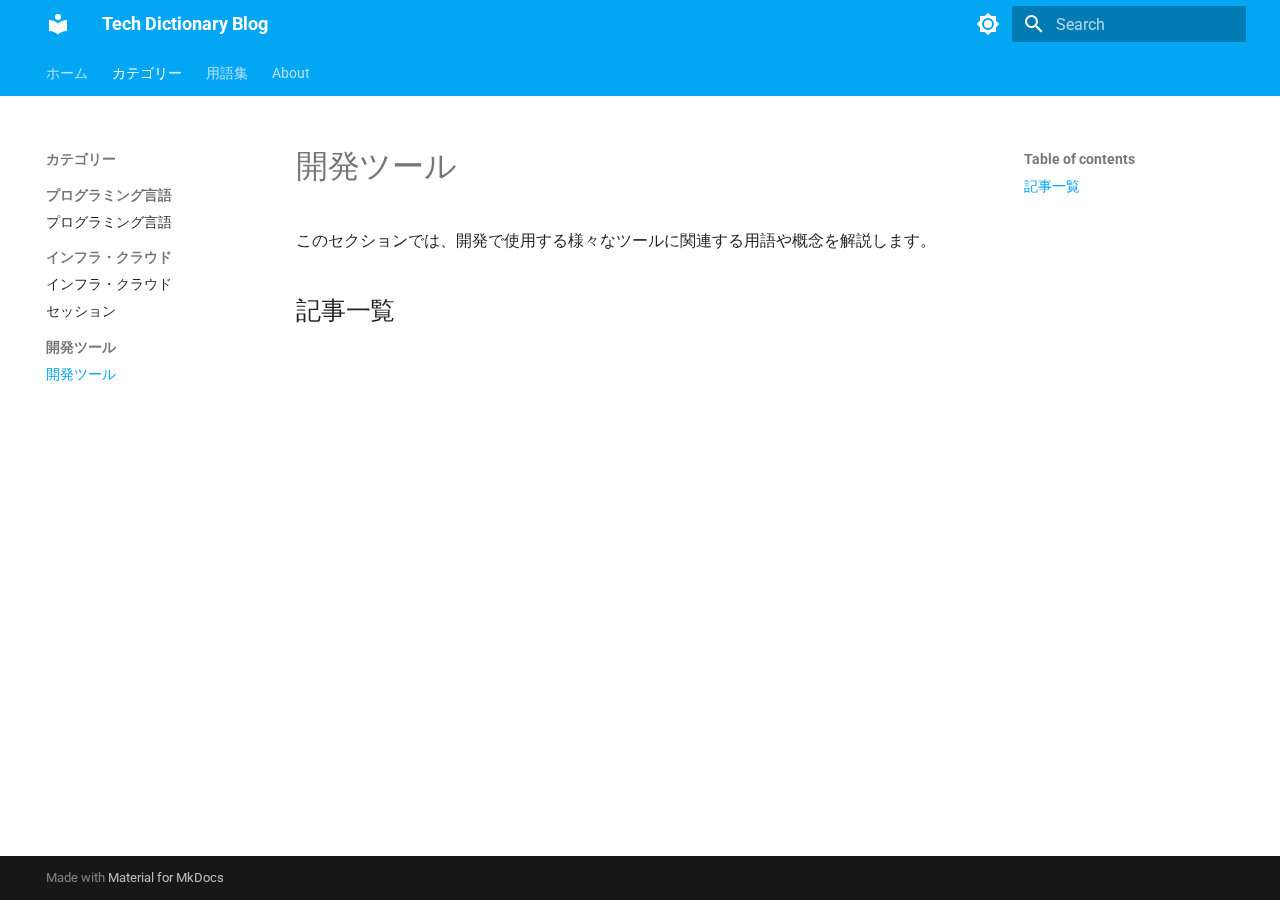
<file: categories/tools/index.html>
<!doctype html>
<html lang="en" class="no-js">
  <head>
    
      <meta charset="utf-8">
      <meta name="viewport" content="width=device-width,initial-scale=1">
      
        <meta name="description" content="技術用語・概念の個人的な解説ブログ">
      
      
      
        <link rel="canonical" href="https://mottye.github.io/blog/categories/tools/">
      
      
        <link rel="prev" href="../infrastructure/session/">
      
      
        <link rel="next" href="../../glossary/">
      
      
      <link rel="icon" href="../../assets/images/favicon.png">
      <meta name="generator" content="mkdocs-1.6.1, mkdocs-material-9.5.49">
    
    
      
        <title>開発ツール - Tech Dictionary Blog</title>
      
    
    
      <link rel="stylesheet" href="../../assets/stylesheets/main.6f8fc17f.min.css">
      
        
        <link rel="stylesheet" href="../../assets/stylesheets/palette.06af60db.min.css">
      
      


    
    
      
    
    
      
        
        
        <link rel="preconnect" href="https://fonts.gstatic.com" crossorigin>
        <link rel="stylesheet" href="https://fonts.googleapis.com/css?family=Roboto:300,300i,400,400i,700,700i%7CRoboto+Mono:400,400i,700,700i&display=fallback">
        <style>:root{--md-text-font:"Roboto";--md-code-font:"Roboto Mono"}</style>
      
    
    
    <script>__md_scope=new URL("../..",location),__md_hash=e=>[...e].reduce(((e,_)=>(e<<5)-e+_.charCodeAt(0)),0),__md_get=(e,_=localStorage,t=__md_scope)=>JSON.parse(_.getItem(t.pathname+"."+e)),__md_set=(e,_,t=localStorage,a=__md_scope)=>{try{t.setItem(a.pathname+"."+e,JSON.stringify(_))}catch(e){}}</script>
    
      

    
    
    
  </head>
  
  
    
    
      
    
    
    
    
    <body dir="ltr" data-md-color-scheme="default" data-md-color-primary="light-blue" data-md-color-accent="light-blue">
  
    
    <input class="md-toggle" data-md-toggle="drawer" type="checkbox" id="__drawer" autocomplete="off">
    <input class="md-toggle" data-md-toggle="search" type="checkbox" id="__search" autocomplete="off">
    <label class="md-overlay" for="__drawer"></label>
    <div data-md-component="skip">
      
        
        <a href="#_1" class="md-skip">
          Skip to content
        </a>
      
    </div>
    <div data-md-component="announce">
      
    </div>
    
    
      

<header class="md-header" data-md-component="header">
  <nav class="md-header__inner md-grid" aria-label="Header">
    <a href="../.." title="Tech Dictionary Blog" class="md-header__button md-logo" aria-label="Tech Dictionary Blog" data-md-component="logo">
      
  
  <svg xmlns="http://www.w3.org/2000/svg" viewBox="0 0 24 24"><path d="M12 8a3 3 0 0 0 3-3 3 3 0 0 0-3-3 3 3 0 0 0-3 3 3 3 0 0 0 3 3m0 3.54C9.64 9.35 6.5 8 3 8v11c3.5 0 6.64 1.35 9 3.54 2.36-2.19 5.5-3.54 9-3.54V8c-3.5 0-6.64 1.35-9 3.54"/></svg>

    </a>
    <label class="md-header__button md-icon" for="__drawer">
      
      <svg xmlns="http://www.w3.org/2000/svg" viewBox="0 0 24 24"><path d="M3 6h18v2H3zm0 5h18v2H3zm0 5h18v2H3z"/></svg>
    </label>
    <div class="md-header__title" data-md-component="header-title">
      <div class="md-header__ellipsis">
        <div class="md-header__topic">
          <span class="md-ellipsis">
            Tech Dictionary Blog
          </span>
        </div>
        <div class="md-header__topic" data-md-component="header-topic">
          <span class="md-ellipsis">
            
              開発ツール
            
          </span>
        </div>
      </div>
    </div>
    
      
        <form class="md-header__option" data-md-component="palette">
  
    
    
    
    <input class="md-option" data-md-color-media="" data-md-color-scheme="default" data-md-color-primary="light-blue" data-md-color-accent="light-blue"  aria-label="ダークモードに切り替え"  type="radio" name="__palette" id="__palette_0">
    
      <label class="md-header__button md-icon" title="ダークモードに切り替え" for="__palette_1" hidden>
        <svg xmlns="http://www.w3.org/2000/svg" viewBox="0 0 24 24"><path d="M12 8a4 4 0 0 0-4 4 4 4 0 0 0 4 4 4 4 0 0 0 4-4 4 4 0 0 0-4-4m0 10a6 6 0 0 1-6-6 6 6 0 0 1 6-6 6 6 0 0 1 6 6 6 6 0 0 1-6 6m8-9.31V4h-4.69L12 .69 8.69 4H4v4.69L.69 12 4 15.31V20h4.69L12 23.31 15.31 20H20v-4.69L23.31 12z"/></svg>
      </label>
    
  
    
    
    
    <input class="md-option" data-md-color-media="" data-md-color-scheme="slate" data-md-color-primary="light-blue" data-md-color-accent="light-blue"  aria-label="ライトモードに切り替え"  type="radio" name="__palette" id="__palette_1">
    
      <label class="md-header__button md-icon" title="ライトモードに切り替え" for="__palette_0" hidden>
        <svg xmlns="http://www.w3.org/2000/svg" viewBox="0 0 24 24"><path d="M12 18c-.89 0-1.74-.2-2.5-.55C11.56 16.5 13 14.42 13 12s-1.44-4.5-3.5-5.45C10.26 6.2 11.11 6 12 6a6 6 0 0 1 6 6 6 6 0 0 1-6 6m8-9.31V4h-4.69L12 .69 8.69 4H4v4.69L.69 12 4 15.31V20h4.69L12 23.31 15.31 20H20v-4.69L23.31 12z"/></svg>
      </label>
    
  
</form>
      
    
    
      <script>var palette=__md_get("__palette");if(palette&&palette.color){if("(prefers-color-scheme)"===palette.color.media){var media=matchMedia("(prefers-color-scheme: light)"),input=document.querySelector(media.matches?"[data-md-color-media='(prefers-color-scheme: light)']":"[data-md-color-media='(prefers-color-scheme: dark)']");palette.color.media=input.getAttribute("data-md-color-media"),palette.color.scheme=input.getAttribute("data-md-color-scheme"),palette.color.primary=input.getAttribute("data-md-color-primary"),palette.color.accent=input.getAttribute("data-md-color-accent")}for(var[key,value]of Object.entries(palette.color))document.body.setAttribute("data-md-color-"+key,value)}</script>
    
    
    
      <label class="md-header__button md-icon" for="__search">
        
        <svg xmlns="http://www.w3.org/2000/svg" viewBox="0 0 24 24"><path d="M9.5 3A6.5 6.5 0 0 1 16 9.5c0 1.61-.59 3.09-1.56 4.23l.27.27h.79l5 5-1.5 1.5-5-5v-.79l-.27-.27A6.52 6.52 0 0 1 9.5 16 6.5 6.5 0 0 1 3 9.5 6.5 6.5 0 0 1 9.5 3m0 2C7 5 5 7 5 9.5S7 14 9.5 14 14 12 14 9.5 12 5 9.5 5"/></svg>
      </label>
      <div class="md-search" data-md-component="search" role="dialog">
  <label class="md-search__overlay" for="__search"></label>
  <div class="md-search__inner" role="search">
    <form class="md-search__form" name="search">
      <input type="text" class="md-search__input" name="query" aria-label="Search" placeholder="Search" autocapitalize="off" autocorrect="off" autocomplete="off" spellcheck="false" data-md-component="search-query" required>
      <label class="md-search__icon md-icon" for="__search">
        
        <svg xmlns="http://www.w3.org/2000/svg" viewBox="0 0 24 24"><path d="M9.5 3A6.5 6.5 0 0 1 16 9.5c0 1.61-.59 3.09-1.56 4.23l.27.27h.79l5 5-1.5 1.5-5-5v-.79l-.27-.27A6.52 6.52 0 0 1 9.5 16 6.5 6.5 0 0 1 3 9.5 6.5 6.5 0 0 1 9.5 3m0 2C7 5 5 7 5 9.5S7 14 9.5 14 14 12 14 9.5 12 5 9.5 5"/></svg>
        
        <svg xmlns="http://www.w3.org/2000/svg" viewBox="0 0 24 24"><path d="M20 11v2H8l5.5 5.5-1.42 1.42L4.16 12l7.92-7.92L13.5 5.5 8 11z"/></svg>
      </label>
      <nav class="md-search__options" aria-label="Search">
        
        <button type="reset" class="md-search__icon md-icon" title="Clear" aria-label="Clear" tabindex="-1">
          
          <svg xmlns="http://www.w3.org/2000/svg" viewBox="0 0 24 24"><path d="M19 6.41 17.59 5 12 10.59 6.41 5 5 6.41 10.59 12 5 17.59 6.41 19 12 13.41 17.59 19 19 17.59 13.41 12z"/></svg>
        </button>
      </nav>
      
        <div class="md-search__suggest" data-md-component="search-suggest"></div>
      
    </form>
    <div class="md-search__output">
      <div class="md-search__scrollwrap" tabindex="0" data-md-scrollfix>
        <div class="md-search-result" data-md-component="search-result">
          <div class="md-search-result__meta">
            Initializing search
          </div>
          <ol class="md-search-result__list" role="presentation"></ol>
        </div>
      </div>
    </div>
  </div>
</div>
    
    
  </nav>
  
</header>
    
    <div class="md-container" data-md-component="container">
      
      
        
          
            
<nav class="md-tabs" aria-label="Tabs" data-md-component="tabs">
  <div class="md-grid">
    <ul class="md-tabs__list">
      
        
  
  
  
    <li class="md-tabs__item">
      <a href="../.." class="md-tabs__link">
        
  
    
  
  ホーム

      </a>
    </li>
  

      
        
  
  
    
  
  
    
    
      
  
  
    
  
  
    
    
      <li class="md-tabs__item md-tabs__item--active">
        <a href="../programming/" class="md-tabs__link">
          
  
  カテゴリー

        </a>
      </li>
    
  

    
  

      
        
  
  
  
    <li class="md-tabs__item">
      <a href="../../glossary/" class="md-tabs__link">
        
  
    
  
  用語集

      </a>
    </li>
  

      
        
  
  
  
    <li class="md-tabs__item">
      <a href="../../about/" class="md-tabs__link">
        
  
    
  
  About

      </a>
    </li>
  

      
    </ul>
  </div>
</nav>
          
        
      
      <main class="md-main" data-md-component="main">
        <div class="md-main__inner md-grid">
          
            
              
              <div class="md-sidebar md-sidebar--primary" data-md-component="sidebar" data-md-type="navigation" >
                <div class="md-sidebar__scrollwrap">
                  <div class="md-sidebar__inner">
                    


  


<nav class="md-nav md-nav--primary md-nav--lifted" aria-label="Navigation" data-md-level="0">
  <label class="md-nav__title" for="__drawer">
    <a href="../.." title="Tech Dictionary Blog" class="md-nav__button md-logo" aria-label="Tech Dictionary Blog" data-md-component="logo">
      
  
  <svg xmlns="http://www.w3.org/2000/svg" viewBox="0 0 24 24"><path d="M12 8a3 3 0 0 0 3-3 3 3 0 0 0-3-3 3 3 0 0 0-3 3 3 3 0 0 0 3 3m0 3.54C9.64 9.35 6.5 8 3 8v11c3.5 0 6.64 1.35 9 3.54 2.36-2.19 5.5-3.54 9-3.54V8c-3.5 0-6.64 1.35-9 3.54"/></svg>

    </a>
    Tech Dictionary Blog
  </label>
  
  <ul class="md-nav__list" data-md-scrollfix>
    
      
      
  
  
  
  
    <li class="md-nav__item">
      <a href="../.." class="md-nav__link">
        
  
  <span class="md-ellipsis">
    ホーム
  </span>
  

      </a>
    </li>
  

    
      
      
  
  
    
  
  
  
    
    
    
      
        
        
      
      
        
      
    
    
    <li class="md-nav__item md-nav__item--active md-nav__item--section md-nav__item--nested">
      
        
        
        <input class="md-nav__toggle md-toggle " type="checkbox" id="__nav_2" checked>
        
          
          <label class="md-nav__link" for="__nav_2" id="__nav_2_label" tabindex="">
            
  
  <span class="md-ellipsis">
    カテゴリー
  </span>
  

            <span class="md-nav__icon md-icon"></span>
          </label>
        
        <nav class="md-nav" data-md-level="1" aria-labelledby="__nav_2_label" aria-expanded="true">
          <label class="md-nav__title" for="__nav_2">
            <span class="md-nav__icon md-icon"></span>
            カテゴリー
          </label>
          <ul class="md-nav__list" data-md-scrollfix>
            
              
                
  
  
  
  
    
    
    
      
      
        
          
          
        
      
    
    
    <li class="md-nav__item md-nav__item--section md-nav__item--nested">
      
        
        
        <input class="md-nav__toggle md-toggle " type="checkbox" id="__nav_2_1" >
        
          
          <label class="md-nav__link" for="__nav_2_1" id="__nav_2_1_label" tabindex="">
            
  
  <span class="md-ellipsis">
    プログラミング言語
  </span>
  

            <span class="md-nav__icon md-icon"></span>
          </label>
        
        <nav class="md-nav" data-md-level="2" aria-labelledby="__nav_2_1_label" aria-expanded="false">
          <label class="md-nav__title" for="__nav_2_1">
            <span class="md-nav__icon md-icon"></span>
            プログラミング言語
          </label>
          <ul class="md-nav__list" data-md-scrollfix>
            
              
                
  
  
  
  
    <li class="md-nav__item">
      <a href="../programming/" class="md-nav__link">
        
  
  <span class="md-ellipsis">
    プログラミング言語
  </span>
  

      </a>
    </li>
  

              
            
          </ul>
        </nav>
      
    </li>
  

              
            
              
                
  
  
  
  
    
    
    
      
      
        
          
          
        
      
    
    
    <li class="md-nav__item md-nav__item--section md-nav__item--nested">
      
        
        
        <input class="md-nav__toggle md-toggle " type="checkbox" id="__nav_2_2" >
        
          
          <label class="md-nav__link" for="__nav_2_2" id="__nav_2_2_label" tabindex="">
            
  
  <span class="md-ellipsis">
    インフラ・クラウド
  </span>
  

            <span class="md-nav__icon md-icon"></span>
          </label>
        
        <nav class="md-nav" data-md-level="2" aria-labelledby="__nav_2_2_label" aria-expanded="false">
          <label class="md-nav__title" for="__nav_2_2">
            <span class="md-nav__icon md-icon"></span>
            インフラ・クラウド
          </label>
          <ul class="md-nav__list" data-md-scrollfix>
            
              
                
  
  
  
  
    <li class="md-nav__item">
      <a href="../infrastructure/" class="md-nav__link">
        
  
  <span class="md-ellipsis">
    インフラ・クラウド
  </span>
  

      </a>
    </li>
  

              
            
              
                
  
  
  
  
    <li class="md-nav__item">
      <a href="../infrastructure/session/" class="md-nav__link">
        
  
  <span class="md-ellipsis">
    セッション
  </span>
  

      </a>
    </li>
  

              
            
          </ul>
        </nav>
      
    </li>
  

              
            
              
                
  
  
    
  
  
  
    
    
    
      
      
        
          
          
        
      
    
    
    <li class="md-nav__item md-nav__item--active md-nav__item--section md-nav__item--nested">
      
        
        
        <input class="md-nav__toggle md-toggle " type="checkbox" id="__nav_2_3" checked>
        
          
          <label class="md-nav__link" for="__nav_2_3" id="__nav_2_3_label" tabindex="">
            
  
  <span class="md-ellipsis">
    開発ツール
  </span>
  

            <span class="md-nav__icon md-icon"></span>
          </label>
        
        <nav class="md-nav" data-md-level="2" aria-labelledby="__nav_2_3_label" aria-expanded="true">
          <label class="md-nav__title" for="__nav_2_3">
            <span class="md-nav__icon md-icon"></span>
            開発ツール
          </label>
          <ul class="md-nav__list" data-md-scrollfix>
            
              
                
  
  
    
  
  
  
    <li class="md-nav__item md-nav__item--active">
      
      <input class="md-nav__toggle md-toggle" type="checkbox" id="__toc">
      
      
        
      
      
        <label class="md-nav__link md-nav__link--active" for="__toc">
          
  
  <span class="md-ellipsis">
    開発ツール
  </span>
  

          <span class="md-nav__icon md-icon"></span>
        </label>
      
      <a href="./" class="md-nav__link md-nav__link--active">
        
  
  <span class="md-ellipsis">
    開発ツール
  </span>
  

      </a>
      
        

<nav class="md-nav md-nav--secondary" aria-label="Table of contents">
  
  
  
    
  
  
    <label class="md-nav__title" for="__toc">
      <span class="md-nav__icon md-icon"></span>
      Table of contents
    </label>
    <ul class="md-nav__list" data-md-component="toc" data-md-scrollfix>
      
        <li class="md-nav__item">
  <a href="#_2" class="md-nav__link">
    <span class="md-ellipsis">
      記事一覧
    </span>
  </a>
  
</li>
      
    </ul>
  
</nav>
      
    </li>
  

              
            
          </ul>
        </nav>
      
    </li>
  

              
            
          </ul>
        </nav>
      
    </li>
  

    
      
      
  
  
  
  
    <li class="md-nav__item">
      <a href="../../glossary/" class="md-nav__link">
        
  
  <span class="md-ellipsis">
    用語集
  </span>
  

      </a>
    </li>
  

    
      
      
  
  
  
  
    <li class="md-nav__item">
      <a href="../../about/" class="md-nav__link">
        
  
  <span class="md-ellipsis">
    About
  </span>
  

      </a>
    </li>
  

    
  </ul>
</nav>
                  </div>
                </div>
              </div>
            
            
              
              <div class="md-sidebar md-sidebar--secondary" data-md-component="sidebar" data-md-type="toc" >
                <div class="md-sidebar__scrollwrap">
                  <div class="md-sidebar__inner">
                    

<nav class="md-nav md-nav--secondary" aria-label="Table of contents">
  
  
  
    
  
  
    <label class="md-nav__title" for="__toc">
      <span class="md-nav__icon md-icon"></span>
      Table of contents
    </label>
    <ul class="md-nav__list" data-md-component="toc" data-md-scrollfix>
      
        <li class="md-nav__item">
  <a href="#_2" class="md-nav__link">
    <span class="md-ellipsis">
      記事一覧
    </span>
  </a>
  
</li>
      
    </ul>
  
</nav>
                  </div>
                </div>
              </div>
            
          
          
            <div class="md-content" data-md-component="content">
              <article class="md-content__inner md-typeset">
                
                  


<h1 id="_1">開発ツール</h1>
<p>このセクションでは、開発で使用する様々なツールに関連する用語や概念を解説します。</p>
<h2 id="_2">記事一覧</h2>












                
              </article>
            </div>
          
          
  <script>var tabs=__md_get("__tabs");if(Array.isArray(tabs))e:for(var set of document.querySelectorAll(".tabbed-set")){var labels=set.querySelector(".tabbed-labels");for(var tab of tabs)for(var label of labels.getElementsByTagName("label"))if(label.innerText.trim()===tab){var input=document.getElementById(label.htmlFor);input.checked=!0;continue e}}</script>

<script>var target=document.getElementById(location.hash.slice(1));target&&target.name&&(target.checked=target.name.startsWith("__tabbed_"))</script>
        </div>
        
          <button type="button" class="md-top md-icon" data-md-component="top" hidden>
  
  <svg xmlns="http://www.w3.org/2000/svg" viewBox="0 0 24 24"><path d="M13 20h-2V8l-5.5 5.5-1.42-1.42L12 4.16l7.92 7.92-1.42 1.42L13 8z"/></svg>
  Back to top
</button>
        
      </main>
      
        <footer class="md-footer">
  
  <div class="md-footer-meta md-typeset">
    <div class="md-footer-meta__inner md-grid">
      <div class="md-copyright">
  
  
    Made with
    <a href="https://squidfunk.github.io/mkdocs-material/" target="_blank" rel="noopener">
      Material for MkDocs
    </a>
  
</div>
      
    </div>
  </div>
</footer>
      
    </div>
    <div class="md-dialog" data-md-component="dialog">
      <div class="md-dialog__inner md-typeset"></div>
    </div>
    
    
    <script id="__config" type="application/json">{"base": "../..", "features": ["navigation.tabs", "navigation.sections", "navigation.top", "search.suggest", "search.highlight", "content.tabs.link", "content.code.copy"], "search": "../../assets/javascripts/workers/search.6ce7567c.min.js", "translations": {"clipboard.copied": "Copied to clipboard", "clipboard.copy": "Copy to clipboard", "search.result.more.one": "1 more on this page", "search.result.more.other": "# more on this page", "search.result.none": "No matching documents", "search.result.one": "1 matching document", "search.result.other": "# matching documents", "search.result.placeholder": "Type to start searching", "search.result.term.missing": "Missing", "select.version": "Select version"}}</script>
    
    
      <script src="../../assets/javascripts/bundle.88dd0f4e.min.js"></script>
      
    
  </body>
</html>
</file>
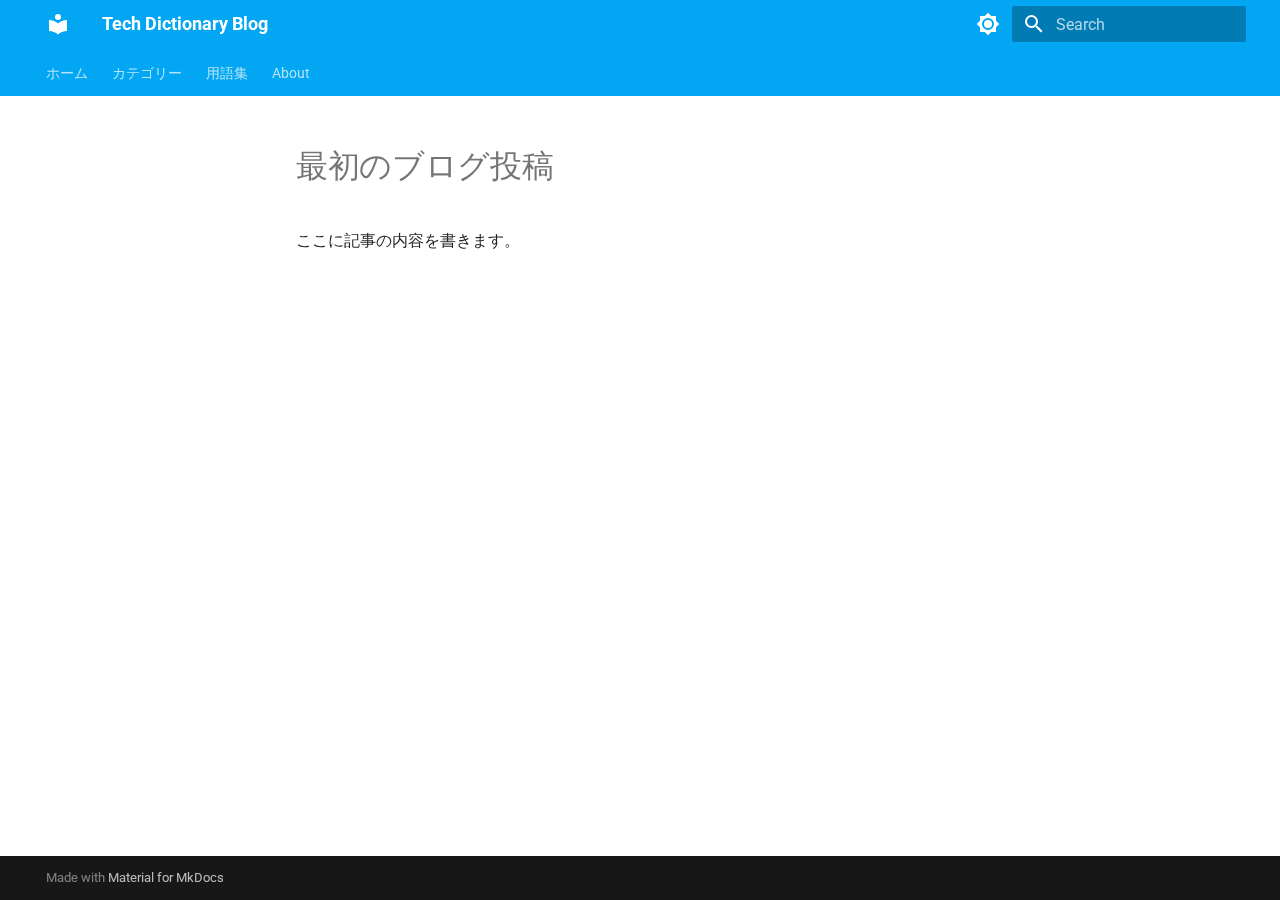
<file: posts/first-post/index.html>
<!doctype html>
<html lang="en" class="no-js">
  <head>
    
      <meta charset="utf-8">
      <meta name="viewport" content="width=device-width,initial-scale=1">
      
        <meta name="description" content="技術用語・概念の個人的な解説ブログ">
      
      
      
        <link rel="canonical" href="https://mottye.github.io/blog/posts/first-post/">
      
      
      
      
      <link rel="icon" href="../../assets/images/favicon.png">
      <meta name="generator" content="mkdocs-1.6.1, mkdocs-material-9.5.49">
    
    
      
        <title>最初のブログ投稿 - Tech Dictionary Blog</title>
      
    
    
      <link rel="stylesheet" href="../../assets/stylesheets/main.6f8fc17f.min.css">
      
        
        <link rel="stylesheet" href="../../assets/stylesheets/palette.06af60db.min.css">
      
      


    
    
      
    
    
      
        
        
        <link rel="preconnect" href="https://fonts.gstatic.com" crossorigin>
        <link rel="stylesheet" href="https://fonts.googleapis.com/css?family=Roboto:300,300i,400,400i,700,700i%7CRoboto+Mono:400,400i,700,700i&display=fallback">
        <style>:root{--md-text-font:"Roboto";--md-code-font:"Roboto Mono"}</style>
      
    
    
    <script>__md_scope=new URL("../..",location),__md_hash=e=>[...e].reduce(((e,_)=>(e<<5)-e+_.charCodeAt(0)),0),__md_get=(e,_=localStorage,t=__md_scope)=>JSON.parse(_.getItem(t.pathname+"."+e)),__md_set=(e,_,t=localStorage,a=__md_scope)=>{try{t.setItem(a.pathname+"."+e,JSON.stringify(_))}catch(e){}}</script>
    
      

    
    
    
  </head>
  
  
    
    
      
    
    
    
    
    <body dir="ltr" data-md-color-scheme="default" data-md-color-primary="light-blue" data-md-color-accent="light-blue">
  
    
    <input class="md-toggle" data-md-toggle="drawer" type="checkbox" id="__drawer" autocomplete="off">
    <input class="md-toggle" data-md-toggle="search" type="checkbox" id="__search" autocomplete="off">
    <label class="md-overlay" for="__drawer"></label>
    <div data-md-component="skip">
      
        
        <a href="#_1" class="md-skip">
          Skip to content
        </a>
      
    </div>
    <div data-md-component="announce">
      
    </div>
    
    
      

<header class="md-header" data-md-component="header">
  <nav class="md-header__inner md-grid" aria-label="Header">
    <a href="../.." title="Tech Dictionary Blog" class="md-header__button md-logo" aria-label="Tech Dictionary Blog" data-md-component="logo">
      
  
  <svg xmlns="http://www.w3.org/2000/svg" viewBox="0 0 24 24"><path d="M12 8a3 3 0 0 0 3-3 3 3 0 0 0-3-3 3 3 0 0 0-3 3 3 3 0 0 0 3 3m0 3.54C9.64 9.35 6.5 8 3 8v11c3.5 0 6.64 1.35 9 3.54 2.36-2.19 5.5-3.54 9-3.54V8c-3.5 0-6.64 1.35-9 3.54"/></svg>

    </a>
    <label class="md-header__button md-icon" for="__drawer">
      
      <svg xmlns="http://www.w3.org/2000/svg" viewBox="0 0 24 24"><path d="M3 6h18v2H3zm0 5h18v2H3zm0 5h18v2H3z"/></svg>
    </label>
    <div class="md-header__title" data-md-component="header-title">
      <div class="md-header__ellipsis">
        <div class="md-header__topic">
          <span class="md-ellipsis">
            Tech Dictionary Blog
          </span>
        </div>
        <div class="md-header__topic" data-md-component="header-topic">
          <span class="md-ellipsis">
            
              最初のブログ投稿
            
          </span>
        </div>
      </div>
    </div>
    
      
        <form class="md-header__option" data-md-component="palette">
  
    
    
    
    <input class="md-option" data-md-color-media="" data-md-color-scheme="default" data-md-color-primary="light-blue" data-md-color-accent="light-blue"  aria-label="ダークモードに切り替え"  type="radio" name="__palette" id="__palette_0">
    
      <label class="md-header__button md-icon" title="ダークモードに切り替え" for="__palette_1" hidden>
        <svg xmlns="http://www.w3.org/2000/svg" viewBox="0 0 24 24"><path d="M12 8a4 4 0 0 0-4 4 4 4 0 0 0 4 4 4 4 0 0 0 4-4 4 4 0 0 0-4-4m0 10a6 6 0 0 1-6-6 6 6 0 0 1 6-6 6 6 0 0 1 6 6 6 6 0 0 1-6 6m8-9.31V4h-4.69L12 .69 8.69 4H4v4.69L.69 12 4 15.31V20h4.69L12 23.31 15.31 20H20v-4.69L23.31 12z"/></svg>
      </label>
    
  
    
    
    
    <input class="md-option" data-md-color-media="" data-md-color-scheme="slate" data-md-color-primary="light-blue" data-md-color-accent="light-blue"  aria-label="ライトモードに切り替え"  type="radio" name="__palette" id="__palette_1">
    
      <label class="md-header__button md-icon" title="ライトモードに切り替え" for="__palette_0" hidden>
        <svg xmlns="http://www.w3.org/2000/svg" viewBox="0 0 24 24"><path d="M12 18c-.89 0-1.74-.2-2.5-.55C11.56 16.5 13 14.42 13 12s-1.44-4.5-3.5-5.45C10.26 6.2 11.11 6 12 6a6 6 0 0 1 6 6 6 6 0 0 1-6 6m8-9.31V4h-4.69L12 .69 8.69 4H4v4.69L.69 12 4 15.31V20h4.69L12 23.31 15.31 20H20v-4.69L23.31 12z"/></svg>
      </label>
    
  
</form>
      
    
    
      <script>var palette=__md_get("__palette");if(palette&&palette.color){if("(prefers-color-scheme)"===palette.color.media){var media=matchMedia("(prefers-color-scheme: light)"),input=document.querySelector(media.matches?"[data-md-color-media='(prefers-color-scheme: light)']":"[data-md-color-media='(prefers-color-scheme: dark)']");palette.color.media=input.getAttribute("data-md-color-media"),palette.color.scheme=input.getAttribute("data-md-color-scheme"),palette.color.primary=input.getAttribute("data-md-color-primary"),palette.color.accent=input.getAttribute("data-md-color-accent")}for(var[key,value]of Object.entries(palette.color))document.body.setAttribute("data-md-color-"+key,value)}</script>
    
    
    
      <label class="md-header__button md-icon" for="__search">
        
        <svg xmlns="http://www.w3.org/2000/svg" viewBox="0 0 24 24"><path d="M9.5 3A6.5 6.5 0 0 1 16 9.5c0 1.61-.59 3.09-1.56 4.23l.27.27h.79l5 5-1.5 1.5-5-5v-.79l-.27-.27A6.52 6.52 0 0 1 9.5 16 6.5 6.5 0 0 1 3 9.5 6.5 6.5 0 0 1 9.5 3m0 2C7 5 5 7 5 9.5S7 14 9.5 14 14 12 14 9.5 12 5 9.5 5"/></svg>
      </label>
      <div class="md-search" data-md-component="search" role="dialog">
  <label class="md-search__overlay" for="__search"></label>
  <div class="md-search__inner" role="search">
    <form class="md-search__form" name="search">
      <input type="text" class="md-search__input" name="query" aria-label="Search" placeholder="Search" autocapitalize="off" autocorrect="off" autocomplete="off" spellcheck="false" data-md-component="search-query" required>
      <label class="md-search__icon md-icon" for="__search">
        
        <svg xmlns="http://www.w3.org/2000/svg" viewBox="0 0 24 24"><path d="M9.5 3A6.5 6.5 0 0 1 16 9.5c0 1.61-.59 3.09-1.56 4.23l.27.27h.79l5 5-1.5 1.5-5-5v-.79l-.27-.27A6.52 6.52 0 0 1 9.5 16 6.5 6.5 0 0 1 3 9.5 6.5 6.5 0 0 1 9.5 3m0 2C7 5 5 7 5 9.5S7 14 9.5 14 14 12 14 9.5 12 5 9.5 5"/></svg>
        
        <svg xmlns="http://www.w3.org/2000/svg" viewBox="0 0 24 24"><path d="M20 11v2H8l5.5 5.5-1.42 1.42L4.16 12l7.92-7.92L13.5 5.5 8 11z"/></svg>
      </label>
      <nav class="md-search__options" aria-label="Search">
        
        <button type="reset" class="md-search__icon md-icon" title="Clear" aria-label="Clear" tabindex="-1">
          
          <svg xmlns="http://www.w3.org/2000/svg" viewBox="0 0 24 24"><path d="M19 6.41 17.59 5 12 10.59 6.41 5 5 6.41 10.59 12 5 17.59 6.41 19 12 13.41 17.59 19 19 17.59 13.41 12z"/></svg>
        </button>
      </nav>
      
        <div class="md-search__suggest" data-md-component="search-suggest"></div>
      
    </form>
    <div class="md-search__output">
      <div class="md-search__scrollwrap" tabindex="0" data-md-scrollfix>
        <div class="md-search-result" data-md-component="search-result">
          <div class="md-search-result__meta">
            Initializing search
          </div>
          <ol class="md-search-result__list" role="presentation"></ol>
        </div>
      </div>
    </div>
  </div>
</div>
    
    
  </nav>
  
</header>
    
    <div class="md-container" data-md-component="container">
      
      
        
          
            
<nav class="md-tabs" aria-label="Tabs" data-md-component="tabs">
  <div class="md-grid">
    <ul class="md-tabs__list">
      
        
  
  
  
    <li class="md-tabs__item">
      <a href="../.." class="md-tabs__link">
        
  
    
  
  ホーム

      </a>
    </li>
  

      
        
  
  
  
    
    
      
  
  
  
    
    
      <li class="md-tabs__item">
        <a href="../../categories/programming/" class="md-tabs__link">
          
  
  カテゴリー

        </a>
      </li>
    
  

    
  

      
        
  
  
  
    <li class="md-tabs__item">
      <a href="../../glossary/" class="md-tabs__link">
        
  
    
  
  用語集

      </a>
    </li>
  

      
        
  
  
  
    <li class="md-tabs__item">
      <a href="../../about/" class="md-tabs__link">
        
  
    
  
  About

      </a>
    </li>
  

      
    </ul>
  </div>
</nav>
          
        
      
      <main class="md-main" data-md-component="main">
        <div class="md-main__inner md-grid">
          
            
              
              <div class="md-sidebar md-sidebar--primary" data-md-component="sidebar" data-md-type="navigation" >
                <div class="md-sidebar__scrollwrap">
                  <div class="md-sidebar__inner">
                    


  


<nav class="md-nav md-nav--primary md-nav--lifted" aria-label="Navigation" data-md-level="0">
  <label class="md-nav__title" for="__drawer">
    <a href="../.." title="Tech Dictionary Blog" class="md-nav__button md-logo" aria-label="Tech Dictionary Blog" data-md-component="logo">
      
  
  <svg xmlns="http://www.w3.org/2000/svg" viewBox="0 0 24 24"><path d="M12 8a3 3 0 0 0 3-3 3 3 0 0 0-3-3 3 3 0 0 0-3 3 3 3 0 0 0 3 3m0 3.54C9.64 9.35 6.5 8 3 8v11c3.5 0 6.64 1.35 9 3.54 2.36-2.19 5.5-3.54 9-3.54V8c-3.5 0-6.64 1.35-9 3.54"/></svg>

    </a>
    Tech Dictionary Blog
  </label>
  
  <ul class="md-nav__list" data-md-scrollfix>
    
      
      
  
  
  
  
    <li class="md-nav__item">
      <a href="../.." class="md-nav__link">
        
  
  <span class="md-ellipsis">
    ホーム
  </span>
  

      </a>
    </li>
  

    
      
      
  
  
  
  
    
    
    
      
      
        
      
    
    
    <li class="md-nav__item md-nav__item--nested">
      
        
        
        <input class="md-nav__toggle md-toggle " type="checkbox" id="__nav_2" >
        
          
          <label class="md-nav__link" for="__nav_2" id="__nav_2_label" tabindex="0">
            
  
  <span class="md-ellipsis">
    カテゴリー
  </span>
  

            <span class="md-nav__icon md-icon"></span>
          </label>
        
        <nav class="md-nav" data-md-level="1" aria-labelledby="__nav_2_label" aria-expanded="false">
          <label class="md-nav__title" for="__nav_2">
            <span class="md-nav__icon md-icon"></span>
            カテゴリー
          </label>
          <ul class="md-nav__list" data-md-scrollfix>
            
              
                
  
  
  
  
    
    
    
      
      
        
      
    
    
    <li class="md-nav__item md-nav__item--nested">
      
        
        
        <input class="md-nav__toggle md-toggle " type="checkbox" id="__nav_2_1" >
        
          
          <label class="md-nav__link" for="__nav_2_1" id="__nav_2_1_label" tabindex="0">
            
  
  <span class="md-ellipsis">
    プログラミング言語
  </span>
  

            <span class="md-nav__icon md-icon"></span>
          </label>
        
        <nav class="md-nav" data-md-level="2" aria-labelledby="__nav_2_1_label" aria-expanded="false">
          <label class="md-nav__title" for="__nav_2_1">
            <span class="md-nav__icon md-icon"></span>
            プログラミング言語
          </label>
          <ul class="md-nav__list" data-md-scrollfix>
            
              
                
  
  
  
  
    <li class="md-nav__item">
      <a href="../../categories/programming/" class="md-nav__link">
        
  
  <span class="md-ellipsis">
    プログラミング言語
  </span>
  

      </a>
    </li>
  

              
            
          </ul>
        </nav>
      
    </li>
  

              
            
              
                
  
  
  
  
    
    
    
      
      
        
      
    
    
    <li class="md-nav__item md-nav__item--nested">
      
        
        
        <input class="md-nav__toggle md-toggle " type="checkbox" id="__nav_2_2" >
        
          
          <label class="md-nav__link" for="__nav_2_2" id="__nav_2_2_label" tabindex="0">
            
  
  <span class="md-ellipsis">
    インフラ・クラウド
  </span>
  

            <span class="md-nav__icon md-icon"></span>
          </label>
        
        <nav class="md-nav" data-md-level="2" aria-labelledby="__nav_2_2_label" aria-expanded="false">
          <label class="md-nav__title" for="__nav_2_2">
            <span class="md-nav__icon md-icon"></span>
            インフラ・クラウド
          </label>
          <ul class="md-nav__list" data-md-scrollfix>
            
              
                
  
  
  
  
    <li class="md-nav__item">
      <a href="../../categories/infrastructure/" class="md-nav__link">
        
  
  <span class="md-ellipsis">
    インフラ・クラウド
  </span>
  

      </a>
    </li>
  

              
            
              
                
  
  
  
  
    <li class="md-nav__item">
      <a href="../../categories/infrastructure/session/" class="md-nav__link">
        
  
  <span class="md-ellipsis">
    セッション
  </span>
  

      </a>
    </li>
  

              
            
          </ul>
        </nav>
      
    </li>
  

              
            
              
                
  
  
  
  
    
    
    
      
      
        
      
    
    
    <li class="md-nav__item md-nav__item--nested">
      
        
        
        <input class="md-nav__toggle md-toggle " type="checkbox" id="__nav_2_3" >
        
          
          <label class="md-nav__link" for="__nav_2_3" id="__nav_2_3_label" tabindex="0">
            
  
  <span class="md-ellipsis">
    開発ツール
  </span>
  

            <span class="md-nav__icon md-icon"></span>
          </label>
        
        <nav class="md-nav" data-md-level="2" aria-labelledby="__nav_2_3_label" aria-expanded="false">
          <label class="md-nav__title" for="__nav_2_3">
            <span class="md-nav__icon md-icon"></span>
            開発ツール
          </label>
          <ul class="md-nav__list" data-md-scrollfix>
            
              
                
  
  
  
  
    <li class="md-nav__item">
      <a href="../../categories/tools/" class="md-nav__link">
        
  
  <span class="md-ellipsis">
    開発ツール
  </span>
  

      </a>
    </li>
  

              
            
          </ul>
        </nav>
      
    </li>
  

              
            
          </ul>
        </nav>
      
    </li>
  

    
      
      
  
  
  
  
    <li class="md-nav__item">
      <a href="../../glossary/" class="md-nav__link">
        
  
  <span class="md-ellipsis">
    用語集
  </span>
  

      </a>
    </li>
  

    
      
      
  
  
  
  
    <li class="md-nav__item">
      <a href="../../about/" class="md-nav__link">
        
  
  <span class="md-ellipsis">
    About
  </span>
  

      </a>
    </li>
  

    
  </ul>
</nav>
                  </div>
                </div>
              </div>
            
            
              
              <div class="md-sidebar md-sidebar--secondary" data-md-component="sidebar" data-md-type="toc" >
                <div class="md-sidebar__scrollwrap">
                  <div class="md-sidebar__inner">
                    

<nav class="md-nav md-nav--secondary" aria-label="Table of contents">
  
  
  
    
  
  
</nav>
                  </div>
                </div>
              </div>
            
          
          
            <div class="md-content" data-md-component="content">
              <article class="md-content__inner md-typeset">
                
                  


<h1 id="_1">最初のブログ投稿</h1>
<p>ここに記事の内容を書きます。 </p>







  
  






                
              </article>
            </div>
          
          
  <script>var tabs=__md_get("__tabs");if(Array.isArray(tabs))e:for(var set of document.querySelectorAll(".tabbed-set")){var labels=set.querySelector(".tabbed-labels");for(var tab of tabs)for(var label of labels.getElementsByTagName("label"))if(label.innerText.trim()===tab){var input=document.getElementById(label.htmlFor);input.checked=!0;continue e}}</script>

<script>var target=document.getElementById(location.hash.slice(1));target&&target.name&&(target.checked=target.name.startsWith("__tabbed_"))</script>
        </div>
        
          <button type="button" class="md-top md-icon" data-md-component="top" hidden>
  
  <svg xmlns="http://www.w3.org/2000/svg" viewBox="0 0 24 24"><path d="M13 20h-2V8l-5.5 5.5-1.42-1.42L12 4.16l7.92 7.92-1.42 1.42L13 8z"/></svg>
  Back to top
</button>
        
      </main>
      
        <footer class="md-footer">
  
  <div class="md-footer-meta md-typeset">
    <div class="md-footer-meta__inner md-grid">
      <div class="md-copyright">
  
  
    Made with
    <a href="https://squidfunk.github.io/mkdocs-material/" target="_blank" rel="noopener">
      Material for MkDocs
    </a>
  
</div>
      
    </div>
  </div>
</footer>
      
    </div>
    <div class="md-dialog" data-md-component="dialog">
      <div class="md-dialog__inner md-typeset"></div>
    </div>
    
    
    <script id="__config" type="application/json">{"base": "../..", "features": ["navigation.tabs", "navigation.sections", "navigation.top", "search.suggest", "search.highlight", "content.tabs.link", "content.code.copy"], "search": "../../assets/javascripts/workers/search.6ce7567c.min.js", "translations": {"clipboard.copied": "Copied to clipboard", "clipboard.copy": "Copy to clipboard", "search.result.more.one": "1 more on this page", "search.result.more.other": "# more on this page", "search.result.none": "No matching documents", "search.result.one": "1 matching document", "search.result.other": "# matching documents", "search.result.placeholder": "Type to start searching", "search.result.term.missing": "Missing", "select.version": "Select version"}}</script>
    
    
      <script src="../../assets/javascripts/bundle.88dd0f4e.min.js"></script>
      
    
  </body>
</html>
</file>
<file: stylesheets/extra.css>
.md-typeset h1 {
  font-weight: bold;
  color: #2c3e50;
  border-bottom: solid 3px #1AB394;
  padding-bottom: 8px;
  margin-bottom: 30px;
  position: relative;
}

.md-typeset h1::after {
  position: absolute;
  content: " ";
  display: block;
  border-bottom: solid 3px #aaa;
  bottom: -3px;
  width: 100%;
  z-index: -1;
}

.md-typeset h2 {
  font-weight: bold;
  color: #2c3e50;
  padding: 0.25em 0.5em;
  background: transparent;
  border-left: solid 5px #1AB394;
  margin-top: 40px;
  margin-bottom: 20px;
}
</file>
<file: assets/stylesheets/main.6f8fc17f.min.css>
@charset "UTF-8";html{-webkit-text-size-adjust:none;-moz-text-size-adjust:none;text-size-adjust:none;box-sizing:border-box}*,:after,:before{box-sizing:inherit}@media (prefers-reduced-motion){*,:after,:before{transition:none!important}}body{margin:0}a,button,input,label{-webkit-tap-highlight-color:transparent}a{color:inherit;text-decoration:none}hr{border:0;box-sizing:initial;display:block;height:.05rem;overflow:visible;padding:0}small{font-size:80%}sub,sup{line-height:1em}img{border-style:none}table{border-collapse:initial;border-spacing:0}td,th{font-weight:400;vertical-align:top}button{background:#0000;border:0;font-family:inherit;font-size:inherit;margin:0;padding:0}input{border:0;outline:none}:root{--md-primary-fg-color:#4051b5;--md-primary-fg-color--light:#5d6cc0;--md-primary-fg-color--dark:#303fa1;--md-primary-bg-color:#fff;--md-primary-bg-color--light:#ffffffb3;--md-accent-fg-color:#526cfe;--md-accent-fg-color--transparent:#526cfe1a;--md-accent-bg-color:#fff;--md-accent-bg-color--light:#ffffffb3}[data-md-color-scheme=default]{color-scheme:light}[data-md-color-scheme=default] img[src$="#gh-dark-mode-only"],[data-md-color-scheme=default] img[src$="#only-dark"]{display:none}:root,[data-md-color-scheme=default]{--md-hue:225deg;--md-default-fg-color:#000000de;--md-default-fg-color--light:#0000008a;--md-default-fg-color--lighter:#00000052;--md-default-fg-color--lightest:#00000012;--md-default-bg-color:#fff;--md-default-bg-color--light:#ffffffb3;--md-default-bg-color--lighter:#ffffff4d;--md-default-bg-color--lightest:#ffffff1f;--md-code-fg-color:#36464e;--md-code-bg-color:#f5f5f5;--md-code-hl-color:#4287ff;--md-code-hl-color--light:#4287ff1a;--md-code-hl-number-color:#d52a2a;--md-code-hl-special-color:#db1457;--md-code-hl-function-color:#a846b9;--md-code-hl-constant-color:#6e59d9;--md-code-hl-keyword-color:#3f6ec6;--md-code-hl-string-color:#1c7d4d;--md-code-hl-name-color:var(--md-code-fg-color);--md-code-hl-operator-color:var(--md-default-fg-color--light);--md-code-hl-punctuation-color:var(--md-default-fg-color--light);--md-code-hl-comment-color:var(--md-default-fg-color--light);--md-code-hl-generic-color:var(--md-default-fg-color--light);--md-code-hl-variable-color:var(--md-default-fg-color--light);--md-typeset-color:var(--md-default-fg-color);--md-typeset-a-color:var(--md-primary-fg-color);--md-typeset-del-color:#f5503d26;--md-typeset-ins-color:#0bd57026;--md-typeset-kbd-color:#fafafa;--md-typeset-kbd-accent-color:#fff;--md-typeset-kbd-border-color:#b8b8b8;--md-typeset-mark-color:#ffff0080;--md-typeset-table-color:#0000001f;--md-typeset-table-color--light:rgba(0,0,0,.035);--md-admonition-fg-color:var(--md-default-fg-color);--md-admonition-bg-color:var(--md-default-bg-color);--md-warning-fg-color:#000000de;--md-warning-bg-color:#ff9;--md-footer-fg-color:#fff;--md-footer-fg-color--light:#ffffffb3;--md-footer-fg-color--lighter:#ffffff73;--md-footer-bg-color:#000000de;--md-footer-bg-color--dark:#00000052;--md-shadow-z1:0 0.2rem 0.5rem #0000000d,0 0 0.05rem #0000001a;--md-shadow-z2:0 0.2rem 0.5rem #0000001a,0 0 0.05rem #00000040;--md-shadow-z3:0 0.2rem 0.5rem #0003,0 0 0.05rem #00000059}.md-icon svg{fill:currentcolor;display:block;height:1.2rem;width:1.2rem}body{-webkit-font-smoothing:antialiased;-moz-osx-font-smoothing:grayscale;--md-text-font-family:var(--md-text-font,_),-apple-system,BlinkMacSystemFont,Helvetica,Arial,sans-serif;--md-code-font-family:var(--md-code-font,_),SFMono-Regular,Consolas,Menlo,monospace}aside,body,input{font-feature-settings:"kern","liga";color:var(--md-typeset-color);font-family:var(--md-text-font-family)}code,kbd,pre{font-feature-settings:"kern";font-family:var(--md-code-font-family)}:root{--md-typeset-table-sort-icon:url('data:image/svg+xml;charset=utf-8,<svg xmlns="http://www.w3.org/2000/svg" viewBox="0 0 24 24"><path d="m18 21-4-4h3V7h-3l4-4 4 4h-3v10h3M2 19v-2h10v2M2 13v-2h7v2M2 7V5h4v2z"/></svg>');--md-typeset-table-sort-icon--asc:url('data:image/svg+xml;charset=utf-8,<svg xmlns="http://www.w3.org/2000/svg" viewBox="0 0 24 24"><path d="M19 17h3l-4 4-4-4h3V3h2M2 17h10v2H2M6 5v2H2V5m0 6h7v2H2z"/></svg>');--md-typeset-table-sort-icon--desc:url('data:image/svg+xml;charset=utf-8,<svg xmlns="http://www.w3.org/2000/svg" viewBox="0 0 24 24"><path d="M19 7h3l-4-4-4 4h3v14h2M2 17h10v2H2M6 5v2H2V5m0 6h7v2H2z"/></svg>')}.md-typeset{-webkit-print-color-adjust:exact;color-adjust:exact;font-size:.8rem;line-height:1.6}@media print{.md-typeset{font-size:.68rem}}.md-typeset blockquote,.md-typeset dl,.md-typeset figure,.md-typeset ol,.md-typeset pre,.md-typeset ul{margin-bottom:1em;margin-top:1em}.md-typeset h1{color:var(--md-default-fg-color--light);font-size:2em;line-height:1.3;margin:0 0 1.25em}.md-typeset h1,.md-typeset h2{font-weight:300;letter-spacing:-.01em}.md-typeset h2{font-size:1.5625em;line-height:1.4;margin:1.6em 0 .64em}.md-typeset h3{font-size:1.25em;font-weight:400;letter-spacing:-.01em;line-height:1.5;margin:1.6em 0 .8em}.md-typeset h2+h3{margin-top:.8em}.md-typeset h4{font-weight:700;letter-spacing:-.01em;margin:1em 0}.md-typeset h5,.md-typeset h6{color:var(--md-default-fg-color--light);font-size:.8em;font-weight:700;letter-spacing:-.01em;margin:1.25em 0}.md-typeset h5{text-transform:uppercase}.md-typeset h5 code{text-transform:none}.md-typeset hr{border-bottom:.05rem solid var(--md-default-fg-color--lightest);display:flow-root;margin:1.5em 0}.md-typeset a{color:var(--md-typeset-a-color);word-break:break-word}.md-typeset a,.md-typeset a:before{transition:color 125ms}.md-typeset a:focus,.md-typeset a:hover{color:var(--md-accent-fg-color)}.md-typeset a:focus code,.md-typeset a:hover code{background-color:var(--md-accent-fg-color--transparent)}.md-typeset a code{color:currentcolor;transition:background-color 125ms}.md-typeset a.focus-visible{outline-color:var(--md-accent-fg-color);outline-offset:.2rem}.md-typeset code,.md-typeset kbd,.md-typeset pre{color:var(--md-code-fg-color);direction:ltr;font-variant-ligatures:none}@media print{.md-typeset code,.md-typeset kbd,.md-typeset pre{white-space:pre-wrap}}.md-typeset code{background-color:var(--md-code-bg-color);border-radius:.1rem;-webkit-box-decoration-break:clone;box-decoration-break:clone;font-size:.85em;padding:0 .2941176471em;word-break:break-word}.md-typeset code:not(.focus-visible){-webkit-tap-highlight-color:transparent;outline:none}.md-typeset pre{display:flow-root;line-height:1.4;position:relative}.md-typeset pre>code{-webkit-box-decoration-break:slice;box-decoration-break:slice;box-shadow:none;display:block;margin:0;outline-color:var(--md-accent-fg-color);overflow:auto;padding:.7720588235em 1.1764705882em;scrollbar-color:var(--md-default-fg-color--lighter) #0000;scrollbar-width:thin;touch-action:auto;word-break:normal}.md-typeset pre>code:hover{scrollbar-color:var(--md-accent-fg-color) #0000}.md-typeset pre>code::-webkit-scrollbar{height:.2rem;width:.2rem}.md-typeset pre>code::-webkit-scrollbar-thumb{background-color:var(--md-default-fg-color--lighter)}.md-typeset pre>code::-webkit-scrollbar-thumb:hover{background-color:var(--md-accent-fg-color)}.md-typeset kbd{background-color:var(--md-typeset-kbd-color);border-radius:.1rem;box-shadow:0 .1rem 0 .05rem var(--md-typeset-kbd-border-color),0 .1rem 0 var(--md-typeset-kbd-border-color),0 -.1rem .2rem var(--md-typeset-kbd-accent-color) inset;color:var(--md-default-fg-color);display:inline-block;font-size:.75em;padding:0 .6666666667em;vertical-align:text-top;word-break:break-word}.md-typeset mark{background-color:var(--md-typeset-mark-color);-webkit-box-decoration-break:clone;box-decoration-break:clone;color:inherit;word-break:break-word}.md-typeset abbr{border-bottom:.05rem dotted var(--md-default-fg-color--light);cursor:help;text-decoration:none}.md-typeset small{opacity:.75}[dir=ltr] .md-typeset sub,[dir=ltr] .md-typeset sup{margin-left:.078125em}[dir=rtl] .md-typeset sub,[dir=rtl] .md-typeset sup{margin-right:.078125em}[dir=ltr] .md-typeset blockquote{padding-left:.6rem}[dir=rtl] .md-typeset blockquote{padding-right:.6rem}[dir=ltr] .md-typeset blockquote{border-left:.2rem solid var(--md-default-fg-color--lighter)}[dir=rtl] .md-typeset blockquote{border-right:.2rem solid var(--md-default-fg-color--lighter)}.md-typeset blockquote{color:var(--md-default-fg-color--light);margin-left:0;margin-right:0}.md-typeset ul{list-style-type:disc}.md-typeset ul[type]{list-style-type:revert-layer}[dir=ltr] .md-typeset ol,[dir=ltr] .md-typeset ul{margin-left:.625em}[dir=rtl] .md-typeset ol,[dir=rtl] .md-typeset ul{margin-right:.625em}.md-typeset ol,.md-typeset ul{padding:0}.md-typeset ol:not([hidden]),.md-typeset ul:not([hidden]){display:flow-root}.md-typeset ol ol,.md-typeset ul ol{list-style-type:lower-alpha}.md-typeset ol ol ol,.md-typeset ul ol ol{list-style-type:lower-roman}.md-typeset ol ol ol ol,.md-typeset ul ol ol ol{list-style-type:upper-alpha}.md-typeset ol ol ol ol ol,.md-typeset ul ol ol ol ol{list-style-type:upper-roman}.md-typeset ol[type],.md-typeset ul[type]{list-style-type:revert-layer}[dir=ltr] .md-typeset ol li,[dir=ltr] .md-typeset ul li{margin-left:1.25em}[dir=rtl] .md-typeset ol li,[dir=rtl] .md-typeset ul li{margin-right:1.25em}.md-typeset ol li,.md-typeset ul li{margin-bottom:.5em}.md-typeset ol li blockquote,.md-typeset ol li p,.md-typeset ul li blockquote,.md-typeset ul li p{margin:.5em 0}.md-typeset ol li:last-child,.md-typeset ul li:last-child{margin-bottom:0}[dir=ltr] .md-typeset ol li ol,[dir=ltr] .md-typeset ol li ul,[dir=ltr] .md-typeset ul li ol,[dir=ltr] .md-typeset ul li ul{margin-left:.625em}[dir=rtl] .md-typeset ol li ol,[dir=rtl] .md-typeset ol li ul,[dir=rtl] .md-typeset ul li ol,[dir=rtl] .md-typeset ul li ul{margin-right:.625em}.md-typeset ol li ol,.md-typeset ol li ul,.md-typeset ul li ol,.md-typeset ul li ul{margin-bottom:.5em;margin-top:.5em}[dir=ltr] .md-typeset dd{margin-left:1.875em}[dir=rtl] .md-typeset dd{margin-right:1.875em}.md-typeset dd{margin-bottom:1.5em;margin-top:1em}.md-typeset img,.md-typeset svg,.md-typeset video{height:auto;max-width:100%}.md-typeset img[align=left]{margin:1em 1em 1em 0}.md-typeset img[align=right]{margin:1em 0 1em 1em}.md-typeset img[align]:only-child{margin-top:0}.md-typeset figure{display:flow-root;margin:1em auto;max-width:100%;text-align:center;width:-moz-fit-content;width:fit-content}.md-typeset figure img{display:block;margin:0 auto}.md-typeset figcaption{font-style:italic;margin:1em auto;max-width:24rem}.md-typeset iframe{max-width:100%}.md-typeset table:not([class]){background-color:var(--md-default-bg-color);border:.05rem solid var(--md-typeset-table-color);border-radius:.1rem;display:inline-block;font-size:.64rem;max-width:100%;overflow:auto;touch-action:auto}@media print{.md-typeset table:not([class]){display:table}}.md-typeset table:not([class])+*{margin-top:1.5em}.md-typeset table:not([class]) td>:first-child,.md-typeset table:not([class]) th>:first-child{margin-top:0}.md-typeset table:not([class]) td>:last-child,.md-typeset table:not([class]) th>:last-child{margin-bottom:0}.md-typeset table:not([class]) td:not([align]),.md-typeset table:not([class]) th:not([align]){text-align:left}[dir=rtl] .md-typeset table:not([class]) td:not([align]),[dir=rtl] .md-typeset table:not([class]) th:not([align]){text-align:right}.md-typeset table:not([class]) th{font-weight:700;min-width:5rem;padding:.9375em 1.25em;vertical-align:top}.md-typeset table:not([class]) td{border-top:.05rem solid var(--md-typeset-table-color);padding:.9375em 1.25em;vertical-align:top}.md-typeset table:not([class]) tbody tr{transition:background-color 125ms}.md-typeset table:not([class]) tbody tr:hover{background-color:var(--md-typeset-table-color--light);box-shadow:0 .05rem 0 var(--md-default-bg-color) inset}.md-typeset table:not([class]) a{word-break:normal}.md-typeset table th[role=columnheader]{cursor:pointer}[dir=ltr] .md-typeset table th[role=columnheader]:after{margin-left:.5em}[dir=rtl] .md-typeset table th[role=columnheader]:after{margin-right:.5em}.md-typeset table th[role=columnheader]:after{content:"";display:inline-block;height:1.2em;-webkit-mask-image:var(--md-typeset-table-sort-icon);mask-image:var(--md-typeset-table-sort-icon);-webkit-mask-repeat:no-repeat;mask-repeat:no-repeat;-webkit-mask-size:contain;mask-size:contain;transition:background-color 125ms;vertical-align:text-bottom;width:1.2em}.md-typeset table th[role=columnheader]:hover:after{background-color:var(--md-default-fg-color--lighter)}.md-typeset table th[role=columnheader][aria-sort=ascending]:after{background-color:var(--md-default-fg-color--light);-webkit-mask-image:var(--md-typeset-table-sort-icon--asc);mask-image:var(--md-typeset-table-sort-icon--asc)}.md-typeset table th[role=columnheader][aria-sort=descending]:after{background-color:var(--md-default-fg-color--light);-webkit-mask-image:var(--md-typeset-table-sort-icon--desc);mask-image:var(--md-typeset-table-sort-icon--desc)}.md-typeset__scrollwrap{margin:1em -.8rem;overflow-x:auto;touch-action:auto}.md-typeset__table{display:inline-block;margin-bottom:.5em;padding:0 .8rem}@media print{.md-typeset__table{display:block}}html .md-typeset__table table{display:table;margin:0;overflow:hidden;width:100%}@media screen and (max-width:44.984375em){.md-content__inner>pre{margin:1em -.8rem}.md-content__inner>pre code{border-radius:0}}.md-typeset .md-author{border-radius:100%;display:block;flex-shrink:0;height:1.6rem;overflow:hidden;position:relative;transition:color 125ms,transform 125ms;width:1.6rem}.md-typeset .md-author img{display:block}.md-typeset .md-author--more{background:var(--md-default-fg-color--lightest);color:var(--md-default-fg-color--lighter);font-size:.6rem;font-weight:700;line-height:1.6rem;text-align:center}.md-typeset .md-author--long{height:2.4rem;width:2.4rem}.md-typeset a.md-author{transform:scale(1)}.md-typeset a.md-author img{border-radius:100%;filter:grayscale(100%) opacity(75%);transition:filter 125ms}.md-typeset a.md-author:focus,.md-typeset a.md-author:hover{transform:scale(1.1);z-index:1}.md-typeset a.md-author:focus img,.md-typeset a.md-author:hover img{filter:grayscale(0)}.md-banner{background-color:var(--md-footer-bg-color);color:var(--md-footer-fg-color);overflow:auto}@media print{.md-banner{display:none}}.md-banner--warning{background-color:var(--md-warning-bg-color);color:var(--md-warning-fg-color)}.md-banner__inner{font-size:.7rem;margin:.6rem auto;padding:0 .8rem}[dir=ltr] .md-banner__button{float:right}[dir=rtl] .md-banner__button{float:left}.md-banner__button{color:inherit;cursor:pointer;transition:opacity .25s}.no-js .md-banner__button{display:none}.md-banner__button:hover{opacity:.7}html{font-size:125%;height:100%;overflow-x:hidden}@media screen and (min-width:100em){html{font-size:137.5%}}@media screen and (min-width:125em){html{font-size:150%}}body{background-color:var(--md-default-bg-color);display:flex;flex-direction:column;font-size:.5rem;min-height:100%;position:relative;width:100%}@media print{body{display:block}}@media screen and (max-width:59.984375em){body[data-md-scrolllock]{position:fixed}}.md-grid{margin-left:auto;margin-right:auto;max-width:61rem}.md-container{display:flex;flex-direction:column;flex-grow:1}@media print{.md-container{display:block}}.md-main{flex-grow:1}.md-main__inner{display:flex;height:100%;margin-top:1.5rem}.md-ellipsis{overflow:hidden;text-overflow:ellipsis}.md-toggle{display:none}.md-option{height:0;opacity:0;position:absolute;width:0}.md-option:checked+label:not([hidden]){display:block}.md-option.focus-visible+label{outline-color:var(--md-accent-fg-color);outline-style:auto}.md-skip{background-color:var(--md-default-fg-color);border-radius:.1rem;color:var(--md-default-bg-color);font-size:.64rem;margin:.5rem;opacity:0;outline-color:var(--md-accent-fg-color);padding:.3rem .5rem;position:fixed;transform:translateY(.4rem);z-index:-1}.md-skip:focus{opacity:1;transform:translateY(0);transition:transform .25s cubic-bezier(.4,0,.2,1),opacity 175ms 75ms;z-index:10}@page{margin:25mm}:root{--md-clipboard-icon:url('data:image/svg+xml;charset=utf-8,<svg xmlns="http://www.w3.org/2000/svg" viewBox="0 0 24 24"><path d="M19 21H8V7h11m0-2H8a2 2 0 0 0-2 2v14a2 2 0 0 0 2 2h11a2 2 0 0 0 2-2V7a2 2 0 0 0-2-2m-3-4H4a2 2 0 0 0-2 2v14h2V3h12z"/></svg>')}.md-clipboard{border-radius:.1rem;color:var(--md-default-fg-color--lightest);cursor:pointer;height:1.5em;outline-color:var(--md-accent-fg-color);outline-offset:.1rem;position:absolute;right:.5em;top:.5em;transition:color .25s;width:1.5em;z-index:1}@media print{.md-clipboard{display:none}}.md-clipboard:not(.focus-visible){-webkit-tap-highlight-color:transparent;outline:none}:hover>.md-clipboard{color:var(--md-default-fg-color--light)}.md-clipboard:focus,.md-clipboard:hover{color:var(--md-accent-fg-color)}.md-clipboard:after{background-color:currentcolor;content:"";display:block;height:1.125em;margin:0 auto;-webkit-mask-image:var(--md-clipboard-icon);mask-image:var(--md-clipboard-icon);-webkit-mask-position:center;mask-position:center;-webkit-mask-repeat:no-repeat;mask-repeat:no-repeat;-webkit-mask-size:contain;mask-size:contain;width:1.125em}.md-clipboard--inline{cursor:pointer}.md-clipboard--inline code{transition:color .25s,background-color .25s}.md-clipboard--inline:focus code,.md-clipboard--inline:hover code{background-color:var(--md-accent-fg-color--transparent);color:var(--md-accent-fg-color)}.md-typeset .md-code__content{display:grid}@keyframes consent{0%{opacity:0;transform:translateY(100%)}to{opacity:1;transform:translateY(0)}}@keyframes overlay{0%{opacity:0}to{opacity:1}}.md-consent__overlay{animation:overlay .25s both;-webkit-backdrop-filter:blur(.1rem);backdrop-filter:blur(.1rem);background-color:#0000008a;height:100%;opacity:1;position:fixed;top:0;width:100%;z-index:5}.md-consent__inner{animation:consent .5s cubic-bezier(.1,.7,.1,1) both;background-color:var(--md-default-bg-color);border:0;border-radius:.1rem;bottom:0;box-shadow:0 0 .2rem #0000001a,0 .2rem .4rem #0003;max-height:100%;overflow:auto;padding:0;position:fixed;width:100%;z-index:5}.md-consent__form{padding:.8rem}.md-consent__settings{display:none;margin:1em 0}input:checked+.md-consent__settings{display:block}.md-consent__controls{margin-bottom:.8rem}.md-typeset .md-consent__controls .md-button{display:inline}@media screen and (max-width:44.984375em){.md-typeset .md-consent__controls .md-button{display:block;margin-top:.4rem;text-align:center;width:100%}}.md-consent label{cursor:pointer}.md-content{flex-grow:1;min-width:0}.md-content__inner{margin:0 .8rem 1.2rem;padding-top:.6rem}@media screen and (min-width:76.25em){[dir=ltr] .md-sidebar--primary:not([hidden])~.md-content>.md-content__inner{margin-left:1.2rem}[dir=ltr] .md-sidebar--secondary:not([hidden])~.md-content>.md-content__inner,[dir=rtl] .md-sidebar--primary:not([hidden])~.md-content>.md-content__inner{margin-right:1.2rem}[dir=rtl] .md-sidebar--secondary:not([hidden])~.md-content>.md-content__inner{margin-left:1.2rem}}.md-content__inner:before{content:"";display:block;height:.4rem}.md-content__inner>:last-child{margin-bottom:0}[dir=ltr] .md-content__button{float:right}[dir=rtl] .md-content__button{float:left}[dir=ltr] .md-content__button{margin-left:.4rem}[dir=rtl] .md-content__button{margin-right:.4rem}.md-content__button{margin:.4rem 0;padding:0}@media print{.md-content__button{display:none}}.md-typeset .md-content__button{color:var(--md-default-fg-color--lighter)}.md-content__button svg{display:inline;vertical-align:top}[dir=rtl] .md-content__button svg{transform:scaleX(-1)}[dir=ltr] .md-dialog{right:.8rem}[dir=rtl] .md-dialog{left:.8rem}.md-dialog{background-color:var(--md-default-fg-color);border-radius:.1rem;bottom:.8rem;box-shadow:var(--md-shadow-z3);min-width:11.1rem;opacity:0;padding:.4rem .6rem;pointer-events:none;position:fixed;transform:translateY(100%);transition:transform 0ms .4s,opacity .4s;z-index:4}@media print{.md-dialog{display:none}}.md-dialog--active{opacity:1;pointer-events:auto;transform:translateY(0);transition:transform .4s cubic-bezier(.075,.85,.175,1),opacity .4s}.md-dialog__inner{color:var(--md-default-bg-color);font-size:.7rem}.md-feedback{margin:2em 0 1em;text-align:center}.md-feedback fieldset{border:none;margin:0;padding:0}.md-feedback__title{font-weight:700;margin:1em auto}.md-feedback__inner{position:relative}.md-feedback__list{display:flex;flex-wrap:wrap;place-content:baseline center;position:relative}.md-feedback__list:hover .md-icon:not(:disabled){color:var(--md-default-fg-color--lighter)}:disabled .md-feedback__list{min-height:1.8rem}.md-feedback__icon{color:var(--md-default-fg-color--light);cursor:pointer;flex-shrink:0;margin:0 .1rem;transition:color 125ms}.md-feedback__icon:not(:disabled).md-icon:hover{color:var(--md-accent-fg-color)}.md-feedback__icon:disabled{color:var(--md-default-fg-color--lightest);pointer-events:none}.md-feedback__note{opacity:0;position:relative;transform:translateY(.4rem);transition:transform .4s cubic-bezier(.1,.7,.1,1),opacity .15s}.md-feedback__note>*{margin:0 auto;max-width:16rem}:disabled .md-feedback__note{opacity:1;transform:translateY(0)}@media print{.md-feedback{display:none}}.md-footer{background-color:var(--md-footer-bg-color);color:var(--md-footer-fg-color)}@media print{.md-footer{display:none}}.md-footer__inner{justify-content:space-between;overflow:auto;padding:.2rem}.md-footer__inner:not([hidden]){display:flex}.md-footer__link{align-items:end;display:flex;flex-grow:0.01;margin-bottom:.4rem;margin-top:1rem;max-width:100%;outline-color:var(--md-accent-fg-color);overflow:hidden;transition:opacity .25s}.md-footer__link:focus,.md-footer__link:hover{opacity:.7}[dir=rtl] .md-footer__link svg{transform:scaleX(-1)}@media screen and (max-width:44.984375em){.md-footer__link--prev{flex-shrink:0}.md-footer__link--prev .md-footer__title{display:none}}[dir=ltr] .md-footer__link--next{margin-left:auto}[dir=rtl] .md-footer__link--next{margin-right:auto}.md-footer__link--next{text-align:right}[dir=rtl] .md-footer__link--next{text-align:left}.md-footer__title{flex-grow:1;font-size:.9rem;margin-bottom:.7rem;max-width:calc(100% - 2.4rem);padding:0 1rem;white-space:nowrap}.md-footer__button{margin:.2rem;padding:.4rem}.md-footer__direction{font-size:.64rem;opacity:.7}.md-footer-meta{background-color:var(--md-footer-bg-color--dark)}.md-footer-meta__inner{display:flex;flex-wrap:wrap;justify-content:space-between;padding:.2rem}html .md-footer-meta.md-typeset a{color:var(--md-footer-fg-color--light)}html .md-footer-meta.md-typeset a:focus,html .md-footer-meta.md-typeset a:hover{color:var(--md-footer-fg-color)}.md-copyright{color:var(--md-footer-fg-color--lighter);font-size:.64rem;margin:auto .6rem;padding:.4rem 0;width:100%}@media screen and (min-width:45em){.md-copyright{width:auto}}.md-copyright__highlight{color:var(--md-footer-fg-color--light)}.md-social{display:inline-flex;gap:.2rem;margin:0 .4rem;padding:.2rem 0 .6rem}@media screen and (min-width:45em){.md-social{padding:.6rem 0}}.md-social__link{display:inline-block;height:1.6rem;text-align:center;width:1.6rem}.md-social__link:before{line-height:1.9}.md-social__link svg{fill:currentcolor;max-height:.8rem;vertical-align:-25%}.md-typeset .md-button{border:.1rem solid;border-radius:.1rem;color:var(--md-primary-fg-color);cursor:pointer;display:inline-block;font-weight:700;padding:.625em 2em;transition:color 125ms,background-color 125ms,border-color 125ms}.md-typeset .md-button--primary{background-color:var(--md-primary-fg-color);border-color:var(--md-primary-fg-color);color:var(--md-primary-bg-color)}.md-typeset .md-button:focus,.md-typeset .md-button:hover{background-color:var(--md-accent-fg-color);border-color:var(--md-accent-fg-color);color:var(--md-accent-bg-color)}[dir=ltr] .md-typeset .md-input{border-top-left-radius:.1rem}[dir=ltr] .md-typeset .md-input,[dir=rtl] .md-typeset .md-input{border-top-right-radius:.1rem}[dir=rtl] .md-typeset .md-input{border-top-left-radius:.1rem}.md-typeset .md-input{border-bottom:.1rem solid var(--md-default-fg-color--lighter);box-shadow:var(--md-shadow-z1);font-size:.8rem;height:1.8rem;padding:0 .6rem;transition:border .25s,box-shadow .25s}.md-typeset .md-input:focus,.md-typeset .md-input:hover{border-bottom-color:var(--md-accent-fg-color);box-shadow:var(--md-shadow-z2)}.md-typeset .md-input--stretch{width:100%}.md-header{background-color:var(--md-primary-fg-color);box-shadow:0 0 .2rem #0000,0 .2rem .4rem #0000;color:var(--md-primary-bg-color);display:block;left:0;position:sticky;right:0;top:0;z-index:4}@media print{.md-header{display:none}}.md-header[hidden]{transform:translateY(-100%);transition:transform .25s cubic-bezier(.8,0,.6,1),box-shadow .25s}.md-header--shadow{box-shadow:0 0 .2rem #0000001a,0 .2rem .4rem #0003;transition:transform .25s cubic-bezier(.1,.7,.1,1),box-shadow .25s}.md-header__inner{align-items:center;display:flex;padding:0 .2rem}.md-header__button{color:currentcolor;cursor:pointer;margin:.2rem;outline-color:var(--md-accent-fg-color);padding:.4rem;position:relative;transition:opacity .25s;vertical-align:middle;z-index:1}.md-header__button:hover{opacity:.7}.md-header__button:not([hidden]){display:inline-block}.md-header__button:not(.focus-visible){-webkit-tap-highlight-color:transparent;outline:none}.md-header__button.md-logo{margin:.2rem;padding:.4rem}@media screen and (max-width:76.234375em){.md-header__button.md-logo{display:none}}.md-header__button.md-logo img,.md-header__button.md-logo svg{fill:currentcolor;display:block;height:1.2rem;width:auto}@media screen and (min-width:60em){.md-header__button[for=__search]{display:none}}.no-js .md-header__button[for=__search]{display:none}[dir=rtl] .md-header__button[for=__search] svg{transform:scaleX(-1)}@media screen and (min-width:76.25em){.md-header__button[for=__drawer]{display:none}}.md-header__topic{display:flex;max-width:100%;position:absolute;transition:transform .4s cubic-bezier(.1,.7,.1,1),opacity .15s;white-space:nowrap}.md-header__topic+.md-header__topic{opacity:0;pointer-events:none;transform:translateX(1.25rem);transition:transform .4s cubic-bezier(1,.7,.1,.1),opacity .15s;z-index:-1}[dir=rtl] .md-header__topic+.md-header__topic{transform:translateX(-1.25rem)}.md-header__topic:first-child{font-weight:700}[dir=ltr] .md-header__title{margin-left:1rem;margin-right:.4rem}[dir=rtl] .md-header__title{margin-left:.4rem;margin-right:1rem}.md-header__title{flex-grow:1;font-size:.9rem;height:2.4rem;line-height:2.4rem}.md-header__title--active .md-header__topic{opacity:0;pointer-events:none;transform:translateX(-1.25rem);transition:transform .4s cubic-bezier(1,.7,.1,.1),opacity .15s;z-index:-1}[dir=rtl] .md-header__title--active .md-header__topic{transform:translateX(1.25rem)}.md-header__title--active .md-header__topic+.md-header__topic{opacity:1;pointer-events:auto;transform:translateX(0);transition:transform .4s cubic-bezier(.1,.7,.1,1),opacity .15s;z-index:0}.md-header__title>.md-header__ellipsis{height:100%;position:relative;width:100%}.md-header__option{display:flex;flex-shrink:0;max-width:100%;transition:max-width 0ms .25s,opacity .25s .25s;white-space:nowrap}[data-md-toggle=search]:checked~.md-header .md-header__option{max-width:0;opacity:0;transition:max-width 0ms,opacity 0ms}.md-header__option>input{bottom:0}.md-header__source{display:none}@media screen and (min-width:60em){[dir=ltr] .md-header__source{margin-left:1rem}[dir=rtl] .md-header__source{margin-right:1rem}.md-header__source{display:block;max-width:11.7rem;width:11.7rem}}@media screen and (min-width:76.25em){[dir=ltr] .md-header__source{margin-left:1.4rem}[dir=rtl] .md-header__source{margin-right:1.4rem}}.md-meta{color:var(--md-default-fg-color--light);font-size:.7rem;line-height:1.3}.md-meta__list{display:inline-flex;flex-wrap:wrap;list-style:none;margin:0;padding:0}.md-meta__item:not(:last-child):after{content:"·";margin-left:.2rem;margin-right:.2rem}.md-meta__link{color:var(--md-typeset-a-color)}.md-meta__link:focus,.md-meta__link:hover{color:var(--md-accent-fg-color)}.md-draft{background-color:#ff1744;border-radius:.125em;color:#fff;display:inline-block;font-weight:700;padding-left:.5714285714em;padding-right:.5714285714em}:root{--md-nav-icon--prev:url('data:image/svg+xml;charset=utf-8,<svg xmlns="http://www.w3.org/2000/svg" viewBox="0 0 24 24"><path d="M20 11v2H8l5.5 5.5-1.42 1.42L4.16 12l7.92-7.92L13.5 5.5 8 11z"/></svg>');--md-nav-icon--next:url('data:image/svg+xml;charset=utf-8,<svg xmlns="http://www.w3.org/2000/svg" viewBox="0 0 24 24"><path d="M8.59 16.58 13.17 12 8.59 7.41 10 6l6 6-6 6z"/></svg>');--md-toc-icon:url('data:image/svg+xml;charset=utf-8,<svg xmlns="http://www.w3.org/2000/svg" viewBox="0 0 24 24"><path d="M3 9h14V7H3zm0 4h14v-2H3zm0 4h14v-2H3zm16 0h2v-2h-2zm0-10v2h2V7zm0 6h2v-2h-2z"/></svg>')}.md-nav{font-size:.7rem;line-height:1.3}.md-nav__title{color:var(--md-default-fg-color--light);display:block;font-weight:700;overflow:hidden;padding:0 .6rem;text-overflow:ellipsis}.md-nav__title .md-nav__button{display:none}.md-nav__title .md-nav__button img{height:100%;width:auto}.md-nav__title .md-nav__button.md-logo img,.md-nav__title .md-nav__button.md-logo svg{fill:currentcolor;display:block;height:2.4rem;max-width:100%;object-fit:contain;width:auto}.md-nav__list{list-style:none;margin:0;padding:0}.md-nav__link{align-items:flex-start;display:flex;gap:.4rem;margin-top:.625em;scroll-snap-align:start;transition:color 125ms}.md-nav__link--passed{color:var(--md-default-fg-color--light)}.md-nav__item .md-nav__link--active,.md-nav__item .md-nav__link--active code{color:var(--md-typeset-a-color)}.md-nav__link .md-ellipsis{position:relative}[dir=ltr] .md-nav__link .md-icon:last-child{margin-left:auto}[dir=rtl] .md-nav__link .md-icon:last-child{margin-right:auto}.md-nav__link svg{fill:currentcolor;flex-shrink:0;height:1.3em;position:relative}.md-nav__link[for]:focus,.md-nav__link[for]:hover,.md-nav__link[href]:focus,.md-nav__link[href]:hover{color:var(--md-accent-fg-color);cursor:pointer}.md-nav__link.focus-visible{outline-color:var(--md-accent-fg-color);outline-offset:.2rem}.md-nav--primary .md-nav__link[for=__toc]{display:none}.md-nav--primary .md-nav__link[for=__toc] .md-icon:after{background-color:currentcolor;display:block;height:100%;-webkit-mask-image:var(--md-toc-icon);mask-image:var(--md-toc-icon);width:100%}.md-nav--primary .md-nav__link[for=__toc]~.md-nav{display:none}.md-nav__container>.md-nav__link{margin-top:0}.md-nav__container>.md-nav__link:first-child{flex-grow:1;min-width:0}.md-nav__icon{flex-shrink:0}.md-nav__source{display:none}@media screen and (max-width:76.234375em){.md-nav--primary,.md-nav--primary .md-nav{background-color:var(--md-default-bg-color);display:flex;flex-direction:column;height:100%;left:0;position:absolute;right:0;top:0;z-index:1}.md-nav--primary .md-nav__item,.md-nav--primary .md-nav__title{font-size:.8rem;line-height:1.5}.md-nav--primary .md-nav__title{background-color:var(--md-default-fg-color--lightest);color:var(--md-default-fg-color--light);cursor:pointer;height:5.6rem;line-height:2.4rem;padding:3rem .8rem .2rem;position:relative;white-space:nowrap}[dir=ltr] .md-nav--primary .md-nav__title .md-nav__icon{left:.4rem}[dir=rtl] .md-nav--primary .md-nav__title .md-nav__icon{right:.4rem}.md-nav--primary .md-nav__title .md-nav__icon{display:block;height:1.2rem;margin:.2rem;position:absolute;top:.4rem;width:1.2rem}.md-nav--primary .md-nav__title .md-nav__icon:after{background-color:currentcolor;content:"";display:block;height:100%;-webkit-mask-image:var(--md-nav-icon--prev);mask-image:var(--md-nav-icon--prev);-webkit-mask-position:center;mask-position:center;-webkit-mask-repeat:no-repeat;mask-repeat:no-repeat;-webkit-mask-size:contain;mask-size:contain;width:100%}.md-nav--primary .md-nav__title~.md-nav__list{background-color:var(--md-default-bg-color);box-shadow:0 .05rem 0 var(--md-default-fg-color--lightest) inset;overflow-y:auto;scroll-snap-type:y mandatory;touch-action:pan-y}.md-nav--primary .md-nav__title~.md-nav__list>:first-child{border-top:0}.md-nav--primary .md-nav__title[for=__drawer]{background-color:var(--md-primary-fg-color);color:var(--md-primary-bg-color);font-weight:700}.md-nav--primary .md-nav__title .md-logo{display:block;left:.2rem;margin:.2rem;padding:.4rem;position:absolute;right:.2rem;top:.2rem}.md-nav--primary .md-nav__list{flex:1}.md-nav--primary .md-nav__item{border-top:.05rem solid var(--md-default-fg-color--lightest)}.md-nav--primary .md-nav__item--active>.md-nav__link{color:var(--md-typeset-a-color)}.md-nav--primary .md-nav__item--active>.md-nav__link:focus,.md-nav--primary .md-nav__item--active>.md-nav__link:hover{color:var(--md-accent-fg-color)}.md-nav--primary .md-nav__link{margin-top:0;padding:.6rem .8rem}.md-nav--primary .md-nav__link svg{margin-top:.1em}.md-nav--primary .md-nav__link>.md-nav__link{padding:0}[dir=ltr] .md-nav--primary .md-nav__link .md-nav__icon{margin-right:-.2rem}[dir=rtl] .md-nav--primary .md-nav__link .md-nav__icon{margin-left:-.2rem}.md-nav--primary .md-nav__link .md-nav__icon{font-size:1.2rem;height:1.2rem;width:1.2rem}.md-nav--primary .md-nav__link .md-nav__icon:after{background-color:currentcolor;content:"";display:block;height:100%;-webkit-mask-image:var(--md-nav-icon--next);mask-image:var(--md-nav-icon--next);-webkit-mask-position:center;mask-position:center;-webkit-mask-repeat:no-repeat;mask-repeat:no-repeat;-webkit-mask-size:contain;mask-size:contain;width:100%}[dir=rtl] .md-nav--primary .md-nav__icon:after{transform:scale(-1)}.md-nav--primary .md-nav--secondary .md-nav{background-color:initial;position:static}[dir=ltr] .md-nav--primary .md-nav--secondary .md-nav .md-nav__link{padding-left:1.4rem}[dir=rtl] .md-nav--primary .md-nav--secondary .md-nav .md-nav__link{padding-right:1.4rem}[dir=ltr] .md-nav--primary .md-nav--secondary .md-nav .md-nav .md-nav__link{padding-left:2rem}[dir=rtl] .md-nav--primary .md-nav--secondary .md-nav .md-nav .md-nav__link{padding-right:2rem}[dir=ltr] .md-nav--primary .md-nav--secondary .md-nav .md-nav .md-nav .md-nav__link{padding-left:2.6rem}[dir=rtl] .md-nav--primary .md-nav--secondary .md-nav .md-nav .md-nav .md-nav__link{padding-right:2.6rem}[dir=ltr] .md-nav--primary .md-nav--secondary .md-nav .md-nav .md-nav .md-nav .md-nav__link{padding-left:3.2rem}[dir=rtl] .md-nav--primary .md-nav--secondary .md-nav .md-nav .md-nav .md-nav .md-nav__link{padding-right:3.2rem}.md-nav--secondary{background-color:initial}.md-nav__toggle~.md-nav{display:flex;opacity:0;transform:translateX(100%);transition:transform .25s cubic-bezier(.8,0,.6,1),opacity 125ms 50ms}[dir=rtl] .md-nav__toggle~.md-nav{transform:translateX(-100%)}.md-nav__toggle:checked~.md-nav{opacity:1;transform:translateX(0);transition:transform .25s cubic-bezier(.4,0,.2,1),opacity 125ms 125ms}.md-nav__toggle:checked~.md-nav>.md-nav__list{-webkit-backface-visibility:hidden;backface-visibility:hidden}}@media screen and (max-width:59.984375em){.md-nav--primary .md-nav__link[for=__toc]{display:flex}.md-nav--primary .md-nav__link[for=__toc] .md-icon:after{content:""}.md-nav--primary .md-nav__link[for=__toc]+.md-nav__link{display:none}.md-nav--primary .md-nav__link[for=__toc]~.md-nav{display:flex}.md-nav__source{background-color:var(--md-primary-fg-color--dark);color:var(--md-primary-bg-color);display:block;padding:0 .2rem}}@media screen and (min-width:60em) and (max-width:76.234375em){.md-nav--integrated .md-nav__link[for=__toc]{display:flex}.md-nav--integrated .md-nav__link[for=__toc] .md-icon:after{content:""}.md-nav--integrated .md-nav__link[for=__toc]+.md-nav__link{display:none}.md-nav--integrated .md-nav__link[for=__toc]~.md-nav{display:flex}}@media screen and (min-width:60em){.md-nav{margin-bottom:-.4rem}.md-nav--secondary .md-nav__title{background:var(--md-default-bg-color);box-shadow:0 0 .4rem .4rem var(--md-default-bg-color);position:sticky;top:0;z-index:1}.md-nav--secondary .md-nav__title[for=__toc]{scroll-snap-align:start}.md-nav--secondary .md-nav__title .md-nav__icon{display:none}[dir=ltr] .md-nav--secondary .md-nav__list{padding-left:.6rem}[dir=rtl] .md-nav--secondary .md-nav__list{padding-right:.6rem}.md-nav--secondary .md-nav__list{padding-bottom:.4rem}[dir=ltr] .md-nav--secondary .md-nav__item>.md-nav__link{margin-right:.4rem}[dir=rtl] .md-nav--secondary .md-nav__item>.md-nav__link{margin-left:.4rem}}@media screen and (min-width:76.25em){.md-nav{margin-bottom:-.4rem;transition:max-height .25s cubic-bezier(.86,0,.07,1)}.md-nav--primary .md-nav__title{background:var(--md-default-bg-color);box-shadow:0 0 .4rem .4rem var(--md-default-bg-color);position:sticky;top:0;z-index:1}.md-nav--primary .md-nav__title[for=__drawer]{scroll-snap-align:start}.md-nav--primary .md-nav__title .md-nav__icon{display:none}[dir=ltr] .md-nav--primary .md-nav__list{padding-left:.6rem}[dir=rtl] .md-nav--primary .md-nav__list{padding-right:.6rem}.md-nav--primary .md-nav__list{padding-bottom:.4rem}[dir=ltr] .md-nav--primary .md-nav__item>.md-nav__link{margin-right:.4rem}[dir=rtl] .md-nav--primary .md-nav__item>.md-nav__link{margin-left:.4rem}.md-nav__toggle~.md-nav{display:grid;grid-template-rows:0fr;opacity:0;transition:grid-template-rows .25s cubic-bezier(.86,0,.07,1),opacity .25s,visibility 0ms .25s;visibility:collapse}.md-nav__toggle~.md-nav>.md-nav__list{overflow:hidden}.md-nav__toggle.md-toggle--indeterminate~.md-nav,.md-nav__toggle:checked~.md-nav{grid-template-rows:1fr;opacity:1;transition:grid-template-rows .25s cubic-bezier(.86,0,.07,1),opacity .15s .1s,visibility 0ms;visibility:visible}.md-nav__toggle.md-toggle--indeterminate~.md-nav{transition:none}.md-nav__item--nested>.md-nav>.md-nav__title{display:none}.md-nav__item--section{display:block;margin:1.25em 0}.md-nav__item--section:last-child{margin-bottom:0}.md-nav__item--section>.md-nav__link{font-weight:700}.md-nav__item--section>.md-nav__link[for]{color:var(--md-default-fg-color--light)}.md-nav__item--section>.md-nav__link:not(.md-nav__container){pointer-events:none}.md-nav__item--section>.md-nav__link .md-icon,.md-nav__item--section>.md-nav__link>[for]{display:none}[dir=ltr] .md-nav__item--section>.md-nav{margin-left:-.6rem}[dir=rtl] .md-nav__item--section>.md-nav{margin-right:-.6rem}.md-nav__item--section>.md-nav{display:block;opacity:1;visibility:visible}.md-nav__item--section>.md-nav>.md-nav__list>.md-nav__item{padding:0}.md-nav__icon{border-radius:100%;height:.9rem;transition:background-color .25s;width:.9rem}.md-nav__icon:hover{background-color:var(--md-accent-fg-color--transparent)}.md-nav__icon:after{background-color:currentcolor;border-radius:100%;content:"";display:inline-block;height:100%;-webkit-mask-image:var(--md-nav-icon--next);mask-image:var(--md-nav-icon--next);-webkit-mask-position:center;mask-position:center;-webkit-mask-repeat:no-repeat;mask-repeat:no-repeat;-webkit-mask-size:contain;mask-size:contain;transition:transform .25s;vertical-align:-.1rem;width:100%}[dir=rtl] .md-nav__icon:after{transform:rotate(180deg)}.md-nav__item--nested .md-nav__toggle:checked~.md-nav__link .md-nav__icon:after,.md-nav__item--nested .md-toggle--indeterminate~.md-nav__link .md-nav__icon:after{transform:rotate(90deg)}.md-nav--lifted>.md-nav__list>.md-nav__item,.md-nav--lifted>.md-nav__title{display:none}.md-nav--lifted>.md-nav__list>.md-nav__item--active{display:block}.md-nav--lifted>.md-nav__list>.md-nav__item--active>.md-nav__link{background:var(--md-default-bg-color);box-shadow:0 0 .4rem .4rem var(--md-default-bg-color);margin-top:0;position:sticky;top:0;z-index:1}.md-nav--lifted>.md-nav__list>.md-nav__item--active>.md-nav__link:not(.md-nav__container){pointer-events:none}.md-nav--lifted>.md-nav__list>.md-nav__item--active.md-nav__item--section{margin:0}[dir=ltr] .md-nav--lifted>.md-nav__list>.md-nav__item>.md-nav:not(.md-nav--secondary){margin-left:-.6rem}[dir=rtl] .md-nav--lifted>.md-nav__list>.md-nav__item>.md-nav:not(.md-nav--secondary){margin-right:-.6rem}.md-nav--lifted>.md-nav__list>.md-nav__item>[for]{color:var(--md-default-fg-color--light)}.md-nav--lifted .md-nav[data-md-level="1"]{grid-template-rows:1fr;opacity:1;visibility:visible}[dir=ltr] .md-nav--integrated>.md-nav__list>.md-nav__item--active .md-nav--secondary{border-left:.05rem solid var(--md-primary-fg-color)}[dir=rtl] .md-nav--integrated>.md-nav__list>.md-nav__item--active .md-nav--secondary{border-right:.05rem solid var(--md-primary-fg-color)}.md-nav--integrated>.md-nav__list>.md-nav__item--active .md-nav--secondary{display:block;margin-bottom:1.25em;opacity:1;visibility:visible}.md-nav--integrated>.md-nav__list>.md-nav__item--active .md-nav--secondary>.md-nav__list{overflow:visible;padding-bottom:0}.md-nav--integrated>.md-nav__list>.md-nav__item--active .md-nav--secondary>.md-nav__title{display:none}}.md-pagination{font-size:.8rem;font-weight:700;gap:.4rem}.md-pagination,.md-pagination>*{align-items:center;display:flex;justify-content:center}.md-pagination>*{border-radius:.2rem;height:1.8rem;min-width:1.8rem;text-align:center}.md-pagination__current{background-color:var(--md-default-fg-color--lightest);color:var(--md-default-fg-color--light)}.md-pagination__link{transition:color 125ms,background-color 125ms}.md-pagination__link:focus,.md-pagination__link:hover{background-color:var(--md-accent-fg-color--transparent);color:var(--md-accent-fg-color)}.md-pagination__link:focus svg,.md-pagination__link:hover svg{color:var(--md-accent-fg-color)}.md-pagination__link.focus-visible{outline-color:var(--md-accent-fg-color);outline-offset:.2rem}.md-pagination__link svg{fill:currentcolor;color:var(--md-default-fg-color--lighter);display:block;max-height:100%;width:1.2rem}.md-post__back{border-bottom:.05rem solid var(--md-default-fg-color--lightest);margin-bottom:1.2rem;padding-bottom:1.2rem}@media screen and (max-width:76.234375em){.md-post__back{display:none}}[dir=rtl] .md-post__back svg{transform:scaleX(-1)}.md-post__authors{display:flex;flex-direction:column;gap:.6rem;margin:0 .6rem 1.2rem}.md-post .md-post__meta a{transition:color 125ms}.md-post .md-post__meta a:focus,.md-post .md-post__meta a:hover{color:var(--md-accent-fg-color)}.md-post__title{color:var(--md-default-fg-color--light);font-weight:700}.md-post--excerpt{margin-bottom:3.2rem}.md-post--excerpt .md-post__header{align-items:center;display:flex;gap:.6rem;min-height:1.6rem}.md-post--excerpt .md-post__authors{align-items:center;display:inline-flex;flex-direction:row;gap:.2rem;margin:0;min-height:2.4rem}[dir=ltr] .md-post--excerpt .md-post__meta .md-meta__list{margin-right:.4rem}[dir=rtl] .md-post--excerpt .md-post__meta .md-meta__list{margin-left:.4rem}.md-post--excerpt .md-post__content>:first-child{--md-scroll-margin:6rem;margin-top:0}.md-post>.md-nav--secondary{margin:1em 0}.md-profile{align-items:center;display:flex;font-size:.7rem;gap:.6rem;line-height:1.4;width:100%}.md-profile__description{flex-grow:1}.md-content--post{display:flex}@media screen and (max-width:76.234375em){.md-content--post{flex-flow:column-reverse}}.md-content--post>.md-content__inner{min-width:0}@media screen and (min-width:76.25em){[dir=ltr] .md-content--post>.md-content__inner{margin-left:1.2rem}[dir=rtl] .md-content--post>.md-content__inner{margin-right:1.2rem}}@media screen and (max-width:76.234375em){.md-sidebar.md-sidebar--post{padding:0;position:static;width:100%}.md-sidebar.md-sidebar--post .md-sidebar__scrollwrap{overflow:visible}.md-sidebar.md-sidebar--post .md-sidebar__inner{padding:0}.md-sidebar.md-sidebar--post .md-post__meta{margin-left:.6rem;margin-right:.6rem}.md-sidebar.md-sidebar--post .md-nav__item{border:none;display:inline}.md-sidebar.md-sidebar--post .md-nav__list{display:inline-flex;flex-wrap:wrap;gap:.6rem;padding-bottom:.6rem;padding-top:.6rem}.md-sidebar.md-sidebar--post .md-nav__link{padding:0}.md-sidebar.md-sidebar--post .md-nav{height:auto;margin-bottom:0;position:static}}:root{--md-progress-value:0;--md-progress-delay:400ms}.md-progress{background:var(--md-primary-bg-color);height:.075rem;opacity:min(clamp(0,var(--md-progress-value),1),clamp(0,100 - var(--md-progress-value),1));position:fixed;top:0;transform:scaleX(calc(var(--md-progress-value)*1%));transform-origin:left;transition:transform .5s cubic-bezier(.19,1,.22,1),opacity .25s var(--md-progress-delay);width:100%;z-index:4}:root{--md-search-result-icon:url('data:image/svg+xml;charset=utf-8,<svg xmlns="http://www.w3.org/2000/svg" viewBox="0 0 24 24"><path d="M14 2H6a2 2 0 0 0-2 2v16a2 2 0 0 0 2 2h7c-.41-.25-.8-.56-1.14-.9-.33-.33-.61-.7-.86-1.1H6V4h7v5h5v1.18c.71.16 1.39.43 2 .82V8zm6.31 16.9c1.33-2.11.69-4.9-1.4-6.22-2.11-1.33-4.91-.68-6.22 1.4-1.34 2.11-.69 4.89 1.4 6.22 1.46.93 3.32.93 4.79.02L22 23.39 23.39 22zm-3.81.1a2.5 2.5 0 0 1-2.5-2.5 2.5 2.5 0 0 1 2.5-2.5 2.5 2.5 0 0 1 2.5 2.5 2.5 2.5 0 0 1-2.5 2.5"/></svg>')}.md-search{position:relative}@media screen and (min-width:60em){.md-search{padding:.2rem 0}}.no-js .md-search{display:none}.md-search__overlay{opacity:0;z-index:1}@media screen and (max-width:59.984375em){[dir=ltr] .md-search__overlay{left:-2.2rem}[dir=rtl] .md-search__overlay{right:-2.2rem}.md-search__overlay{background-color:var(--md-default-bg-color);border-radius:1rem;height:2rem;overflow:hidden;pointer-events:none;position:absolute;top:-1rem;transform-origin:center;transition:transform .3s .1s,opacity .2s .2s;width:2rem}[data-md-toggle=search]:checked~.md-header .md-search__overlay{opacity:1;transition:transform .4s,opacity .1s}}@media screen and (min-width:60em){[dir=ltr] .md-search__overlay{left:0}[dir=rtl] .md-search__overlay{right:0}.md-search__overlay{background-color:#0000008a;cursor:pointer;height:0;position:fixed;top:0;transition:width 0ms .25s,height 0ms .25s,opacity .25s;width:0}[data-md-toggle=search]:checked~.md-header .md-search__overlay{height:200vh;opacity:1;transition:width 0ms,height 0ms,opacity .25s;width:100%}}@media screen and (max-width:29.984375em){[data-md-toggle=search]:checked~.md-header .md-search__overlay{transform:scale(45)}}@media screen and (min-width:30em) and (max-width:44.984375em){[data-md-toggle=search]:checked~.md-header .md-search__overlay{transform:scale(60)}}@media screen and (min-width:45em) and (max-width:59.984375em){[data-md-toggle=search]:checked~.md-header .md-search__overlay{transform:scale(75)}}.md-search__inner{-webkit-backface-visibility:hidden;backface-visibility:hidden}@media screen and (max-width:59.984375em){[dir=ltr] .md-search__inner{left:0}[dir=rtl] .md-search__inner{right:0}.md-search__inner{height:0;opacity:0;overflow:hidden;position:fixed;top:0;transform:translateX(5%);transition:width 0ms .3s,height 0ms .3s,transform .15s cubic-bezier(.4,0,.2,1) .15s,opacity .15s .15s;width:0;z-index:2}[dir=rtl] .md-search__inner{transform:translateX(-5%)}[data-md-toggle=search]:checked~.md-header .md-search__inner{height:100%;opacity:1;transform:translateX(0);transition:width 0ms 0ms,height 0ms 0ms,transform .15s cubic-bezier(.1,.7,.1,1) .15s,opacity .15s .15s;width:100%}}@media screen and (min-width:60em){[dir=ltr] .md-search__inner{float:right}[dir=rtl] .md-search__inner{float:left}.md-search__inner{padding:.1rem 0;position:relative;transition:width .25s cubic-bezier(.1,.7,.1,1);width:11.7rem}}@media screen and (min-width:60em) and (max-width:76.234375em){[data-md-toggle=search]:checked~.md-header .md-search__inner{width:23.4rem}}@media screen and (min-width:76.25em){[data-md-toggle=search]:checked~.md-header .md-search__inner{width:34.4rem}}.md-search__form{background-color:var(--md-default-bg-color);box-shadow:0 0 .6rem #0000;height:2.4rem;position:relative;transition:color .25s,background-color .25s;z-index:2}@media screen and (min-width:60em){.md-search__form{background-color:#00000042;border-radius:.1rem;height:1.8rem}.md-search__form:hover{background-color:#ffffff1f}}[data-md-toggle=search]:checked~.md-header .md-search__form{background-color:var(--md-default-bg-color);border-radius:.1rem .1rem 0 0;box-shadow:0 0 .6rem #00000012;color:var(--md-default-fg-color)}[dir=ltr] .md-search__input{padding-left:3.6rem;padding-right:2.2rem}[dir=rtl] .md-search__input{padding-left:2.2rem;padding-right:3.6rem}.md-search__input{background:#0000;font-size:.9rem;height:100%;position:relative;text-overflow:ellipsis;width:100%;z-index:2}.md-search__input::placeholder{transition:color .25s}.md-search__input::placeholder,.md-search__input~.md-search__icon{color:var(--md-default-fg-color--light)}.md-search__input::-ms-clear{display:none}@media screen and (max-width:59.984375em){.md-search__input{font-size:.9rem;height:2.4rem;width:100%}}@media screen and (min-width:60em){[dir=ltr] .md-search__input{padding-left:2.2rem}[dir=rtl] .md-search__input{padding-right:2.2rem}.md-search__input{color:inherit;font-size:.8rem}.md-search__input::placeholder{color:var(--md-primary-bg-color--light)}.md-search__input+.md-search__icon{color:var(--md-primary-bg-color)}[data-md-toggle=search]:checked~.md-header .md-search__input{text-overflow:clip}[data-md-toggle=search]:checked~.md-header .md-search__input+.md-search__icon{color:var(--md-default-fg-color--light)}[data-md-toggle=search]:checked~.md-header .md-search__input::placeholder{color:#0000}}.md-search__icon{cursor:pointer;display:inline-block;height:1.2rem;transition:color .25s,opacity .25s;width:1.2rem}.md-search__icon:hover{opacity:.7}[dir=ltr] .md-search__icon[for=__search]{left:.5rem}[dir=rtl] .md-search__icon[for=__search]{right:.5rem}.md-search__icon[for=__search]{position:absolute;top:.3rem;z-index:2}[dir=rtl] .md-search__icon[for=__search] svg{transform:scaleX(-1)}@media screen and (max-width:59.984375em){[dir=ltr] .md-search__icon[for=__search]{left:.8rem}[dir=rtl] .md-search__icon[for=__search]{right:.8rem}.md-search__icon[for=__search]{top:.6rem}.md-search__icon[for=__search] svg:first-child{display:none}}@media screen and (min-width:60em){.md-search__icon[for=__search]{pointer-events:none}.md-search__icon[for=__search] svg:last-child{display:none}}[dir=ltr] .md-search__options{right:.5rem}[dir=rtl] .md-search__options{left:.5rem}.md-search__options{pointer-events:none;position:absolute;top:.3rem;z-index:2}@media screen and (max-width:59.984375em){[dir=ltr] .md-search__options{right:.8rem}[dir=rtl] .md-search__options{left:.8rem}.md-search__options{top:.6rem}}[dir=ltr] .md-search__options>.md-icon{margin-left:.2rem}[dir=rtl] .md-search__options>.md-icon{margin-right:.2rem}.md-search__options>.md-icon{color:var(--md-default-fg-color--light);opacity:0;transform:scale(.75);transition:transform .15s cubic-bezier(.1,.7,.1,1),opacity .15s}.md-search__options>.md-icon:not(.focus-visible){-webkit-tap-highlight-color:transparent;outline:none}[data-md-toggle=search]:checked~.md-header .md-search__input:valid~.md-search__options>.md-icon{opacity:1;pointer-events:auto;transform:scale(1)}[data-md-toggle=search]:checked~.md-header .md-search__input:valid~.md-search__options>.md-icon:hover{opacity:.7}[dir=ltr] .md-search__suggest{padding-left:3.6rem;padding-right:2.2rem}[dir=rtl] .md-search__suggest{padding-left:2.2rem;padding-right:3.6rem}.md-search__suggest{align-items:center;color:var(--md-default-fg-color--lighter);display:flex;font-size:.9rem;height:100%;opacity:0;position:absolute;top:0;transition:opacity 50ms;white-space:nowrap;width:100%}@media screen and (min-width:60em){[dir=ltr] .md-search__suggest{padding-left:2.2rem}[dir=rtl] .md-search__suggest{padding-right:2.2rem}.md-search__suggest{font-size:.8rem}}[data-md-toggle=search]:checked~.md-header .md-search__suggest{opacity:1;transition:opacity .3s .1s}[dir=ltr] .md-search__output{border-bottom-left-radius:.1rem}[dir=ltr] .md-search__output,[dir=rtl] .md-search__output{border-bottom-right-radius:.1rem}[dir=rtl] .md-search__output{border-bottom-left-radius:.1rem}.md-search__output{overflow:hidden;position:absolute;width:100%;z-index:1}@media screen and (max-width:59.984375em){.md-search__output{bottom:0;top:2.4rem}}@media screen and (min-width:60em){.md-search__output{opacity:0;top:1.9rem;transition:opacity .4s}[data-md-toggle=search]:checked~.md-header .md-search__output{box-shadow:var(--md-shadow-z3);opacity:1}}.md-search__scrollwrap{-webkit-backface-visibility:hidden;backface-visibility:hidden;background-color:var(--md-default-bg-color);height:100%;overflow-y:auto;touch-action:pan-y}@media (-webkit-max-device-pixel-ratio:1),(max-resolution:1dppx){.md-search__scrollwrap{transform:translateZ(0)}}@media screen and (min-width:60em) and (max-width:76.234375em){.md-search__scrollwrap{width:23.4rem}}@media screen and (min-width:76.25em){.md-search__scrollwrap{width:34.4rem}}@media screen and (min-width:60em){.md-search__scrollwrap{max-height:0;scrollbar-color:var(--md-default-fg-color--lighter) #0000;scrollbar-width:thin}[data-md-toggle=search]:checked~.md-header .md-search__scrollwrap{max-height:75vh}.md-search__scrollwrap:hover{scrollbar-color:var(--md-accent-fg-color) #0000}.md-search__scrollwrap::-webkit-scrollbar{height:.2rem;width:.2rem}.md-search__scrollwrap::-webkit-scrollbar-thumb{background-color:var(--md-default-fg-color--lighter)}.md-search__scrollwrap::-webkit-scrollbar-thumb:hover{background-color:var(--md-accent-fg-color)}}.md-search-result{color:var(--md-default-fg-color);word-break:break-word}.md-search-result__meta{background-color:var(--md-default-fg-color--lightest);color:var(--md-default-fg-color--light);font-size:.64rem;line-height:1.8rem;padding:0 .8rem;scroll-snap-align:start}@media screen and (min-width:60em){[dir=ltr] .md-search-result__meta{padding-left:2.2rem}[dir=rtl] .md-search-result__meta{padding-right:2.2rem}}.md-search-result__list{list-style:none;margin:0;padding:0;-webkit-user-select:none;user-select:none}.md-search-result__item{box-shadow:0 -.05rem var(--md-default-fg-color--lightest)}.md-search-result__item:first-child{box-shadow:none}.md-search-result__link{display:block;outline:none;scroll-snap-align:start;transition:background-color .25s}.md-search-result__link:focus,.md-search-result__link:hover{background-color:var(--md-accent-fg-color--transparent)}.md-search-result__link:last-child p:last-child{margin-bottom:.6rem}.md-search-result__more>summary{cursor:pointer;display:block;outline:none;position:sticky;scroll-snap-align:start;top:0;z-index:1}.md-search-result__more>summary::marker{display:none}.md-search-result__more>summary::-webkit-details-marker{display:none}.md-search-result__more>summary>div{color:var(--md-typeset-a-color);font-size:.64rem;padding:.75em .8rem;transition:color .25s,background-color .25s}@media screen and (min-width:60em){[dir=ltr] .md-search-result__more>summary>div{padding-left:2.2rem}[dir=rtl] .md-search-result__more>summary>div{padding-right:2.2rem}}.md-search-result__more>summary:focus>div,.md-search-result__more>summary:hover>div{background-color:var(--md-accent-fg-color--transparent);color:var(--md-accent-fg-color)}.md-search-result__more[open]>summary{background-color:var(--md-default-bg-color)}.md-search-result__article{overflow:hidden;padding:0 .8rem;position:relative}@media screen and (min-width:60em){[dir=ltr] .md-search-result__article{padding-left:2.2rem}[dir=rtl] .md-search-result__article{padding-right:2.2rem}}[dir=ltr] .md-search-result__icon{left:0}[dir=rtl] .md-search-result__icon{right:0}.md-search-result__icon{color:var(--md-default-fg-color--light);height:1.2rem;margin:.5rem;position:absolute;width:1.2rem}@media screen and (max-width:59.984375em){.md-search-result__icon{display:none}}.md-search-result__icon:after{background-color:currentcolor;content:"";display:inline-block;height:100%;-webkit-mask-image:var(--md-search-result-icon);mask-image:var(--md-search-result-icon);-webkit-mask-position:center;mask-position:center;-webkit-mask-repeat:no-repeat;mask-repeat:no-repeat;-webkit-mask-size:contain;mask-size:contain;width:100%}[dir=rtl] .md-search-result__icon:after{transform:scaleX(-1)}.md-search-result .md-typeset{color:var(--md-default-fg-color--light);font-size:.64rem;line-height:1.6}.md-search-result .md-typeset h1{color:var(--md-default-fg-color);font-size:.8rem;font-weight:400;line-height:1.4;margin:.55rem 0}.md-search-result .md-typeset h1 mark{text-decoration:none}.md-search-result .md-typeset h2{color:var(--md-default-fg-color);font-size:.64rem;font-weight:700;line-height:1.6;margin:.5em 0}.md-search-result .md-typeset h2 mark{text-decoration:none}.md-search-result__terms{color:var(--md-default-fg-color);display:block;font-size:.64rem;font-style:italic;margin:.5em 0}.md-search-result mark{background-color:initial;color:var(--md-accent-fg-color);text-decoration:underline}.md-select{position:relative;z-index:1}.md-select__inner{background-color:var(--md-default-bg-color);border-radius:.1rem;box-shadow:var(--md-shadow-z2);color:var(--md-default-fg-color);left:50%;margin-top:.2rem;max-height:0;opacity:0;position:absolute;top:calc(100% - .2rem);transform:translate3d(-50%,.3rem,0);transition:transform .25s 375ms,opacity .25s .25s,max-height 0ms .5s}.md-select:focus-within .md-select__inner,.md-select:hover .md-select__inner{max-height:10rem;opacity:1;transform:translate3d(-50%,0,0);transition:transform .25s cubic-bezier(.1,.7,.1,1),opacity .25s,max-height 0ms}.md-select__inner:after{border-bottom:.2rem solid #0000;border-bottom-color:var(--md-default-bg-color);border-left:.2rem solid #0000;border-right:.2rem solid #0000;border-top:0;content:"";height:0;left:50%;margin-left:-.2rem;margin-top:-.2rem;position:absolute;top:0;width:0}.md-select__list{border-radius:.1rem;font-size:.8rem;list-style-type:none;margin:0;max-height:inherit;overflow:auto;padding:0}.md-select__item{line-height:1.8rem}[dir=ltr] .md-select__link{padding-left:.6rem;padding-right:1.2rem}[dir=rtl] .md-select__link{padding-left:1.2rem;padding-right:.6rem}.md-select__link{cursor:pointer;display:block;outline:none;scroll-snap-align:start;transition:background-color .25s,color .25s;width:100%}.md-select__link:focus,.md-select__link:hover{color:var(--md-accent-fg-color)}.md-select__link:focus{background-color:var(--md-default-fg-color--lightest)}.md-sidebar{align-self:flex-start;flex-shrink:0;padding:1.2rem 0;position:sticky;top:2.4rem;width:12.1rem}@media print{.md-sidebar{display:none}}@media screen and (max-width:76.234375em){[dir=ltr] .md-sidebar--primary{left:-12.1rem}[dir=rtl] .md-sidebar--primary{right:-12.1rem}.md-sidebar--primary{background-color:var(--md-default-bg-color);display:block;height:100%;position:fixed;top:0;transform:translateX(0);transition:transform .25s cubic-bezier(.4,0,.2,1),box-shadow .25s;width:12.1rem;z-index:5}[data-md-toggle=drawer]:checked~.md-container .md-sidebar--primary{box-shadow:var(--md-shadow-z3);transform:translateX(12.1rem)}[dir=rtl] [data-md-toggle=drawer]:checked~.md-container .md-sidebar--primary{transform:translateX(-12.1rem)}.md-sidebar--primary .md-sidebar__scrollwrap{bottom:0;left:0;margin:0;overflow:hidden;position:absolute;right:0;scroll-snap-type:none;top:0}}@media screen and (min-width:76.25em){.md-sidebar{height:0}.no-js .md-sidebar{height:auto}.md-header--lifted~.md-container .md-sidebar{top:4.8rem}}.md-sidebar--secondary{display:none;order:2}@media screen and (min-width:60em){.md-sidebar--secondary{height:0}.no-js .md-sidebar--secondary{height:auto}.md-sidebar--secondary:not([hidden]){display:block}.md-sidebar--secondary .md-sidebar__scrollwrap{touch-action:pan-y}}.md-sidebar__scrollwrap{scrollbar-gutter:stable;-webkit-backface-visibility:hidden;backface-visibility:hidden;margin:0 .2rem;overflow-y:auto;scrollbar-color:var(--md-default-fg-color--lighter) #0000;scrollbar-width:thin}.md-sidebar__scrollwrap::-webkit-scrollbar{height:.2rem;width:.2rem}.md-sidebar__scrollwrap:focus-within,.md-sidebar__scrollwrap:hover{scrollbar-color:var(--md-accent-fg-color) #0000}.md-sidebar__scrollwrap:focus-within::-webkit-scrollbar-thumb,.md-sidebar__scrollwrap:hover::-webkit-scrollbar-thumb{background-color:var(--md-default-fg-color--lighter)}.md-sidebar__scrollwrap:focus-within::-webkit-scrollbar-thumb:hover,.md-sidebar__scrollwrap:hover::-webkit-scrollbar-thumb:hover{background-color:var(--md-accent-fg-color)}@supports selector(::-webkit-scrollbar){.md-sidebar__scrollwrap{scrollbar-gutter:auto}[dir=ltr] .md-sidebar__inner{padding-right:calc(100% - 11.5rem)}[dir=rtl] .md-sidebar__inner{padding-left:calc(100% - 11.5rem)}}@media screen and (max-width:76.234375em){.md-overlay{background-color:#0000008a;height:0;opacity:0;position:fixed;top:0;transition:width 0ms .25s,height 0ms .25s,opacity .25s;width:0;z-index:5}[data-md-toggle=drawer]:checked~.md-overlay{height:100%;opacity:1;transition:width 0ms,height 0ms,opacity .25s;width:100%}}@keyframes facts{0%{height:0}to{height:.65rem}}@keyframes fact{0%{opacity:0;transform:translateY(100%)}50%{opacity:0}to{opacity:1;transform:translateY(0)}}:root{--md-source-forks-icon:url('data:image/svg+xml;charset=utf-8,<svg xmlns="http://www.w3.org/2000/svg" viewBox="0 0 16 16"><path d="M5 5.372v.878c0 .414.336.75.75.75h4.5a.75.75 0 0 0 .75-.75v-.878a2.25 2.25 0 1 1 1.5 0v.878a2.25 2.25 0 0 1-2.25 2.25h-1.5v2.128a2.251 2.251 0 1 1-1.5 0V8.5h-1.5A2.25 2.25 0 0 1 3.5 6.25v-.878a2.25 2.25 0 1 1 1.5 0M5 3.25a.75.75 0 1 0-1.5 0 .75.75 0 0 0 1.5 0m6.75.75a.75.75 0 1 0 0-1.5.75.75 0 0 0 0 1.5m-3 8.75a.75.75 0 1 0-1.5 0 .75.75 0 0 0 1.5 0"/></svg>');--md-source-repositories-icon:url('data:image/svg+xml;charset=utf-8,<svg xmlns="http://www.w3.org/2000/svg" viewBox="0 0 16 16"><path d="M2 2.5A2.5 2.5 0 0 1 4.5 0h8.75a.75.75 0 0 1 .75.75v12.5a.75.75 0 0 1-.75.75h-2.5a.75.75 0 0 1 0-1.5h1.75v-2h-8a1 1 0 0 0-.714 1.7.75.75 0 1 1-1.072 1.05A2.5 2.5 0 0 1 2 11.5Zm10.5-1h-8a1 1 0 0 0-1 1v6.708A2.5 2.5 0 0 1 4.5 9h8ZM5 12.25a.25.25 0 0 1 .25-.25h3.5a.25.25 0 0 1 .25.25v3.25a.25.25 0 0 1-.4.2l-1.45-1.087a.25.25 0 0 0-.3 0L5.4 15.7a.25.25 0 0 1-.4-.2Z"/></svg>');--md-source-stars-icon:url('data:image/svg+xml;charset=utf-8,<svg xmlns="http://www.w3.org/2000/svg" viewBox="0 0 16 16"><path d="M8 .25a.75.75 0 0 1 .673.418l1.882 3.815 4.21.612a.75.75 0 0 1 .416 1.279l-3.046 2.97.719 4.192a.751.751 0 0 1-1.088.791L8 12.347l-3.766 1.98a.75.75 0 0 1-1.088-.79l.72-4.194L.818 6.374a.75.75 0 0 1 .416-1.28l4.21-.611L7.327.668A.75.75 0 0 1 8 .25m0 2.445L6.615 5.5a.75.75 0 0 1-.564.41l-3.097.45 2.24 2.184a.75.75 0 0 1 .216.664l-.528 3.084 2.769-1.456a.75.75 0 0 1 .698 0l2.77 1.456-.53-3.084a.75.75 0 0 1 .216-.664l2.24-2.183-3.096-.45a.75.75 0 0 1-.564-.41z"/></svg>');--md-source-version-icon:url('data:image/svg+xml;charset=utf-8,<svg xmlns="http://www.w3.org/2000/svg" viewBox="0 0 16 16"><path d="M1 7.775V2.75C1 1.784 1.784 1 2.75 1h5.025c.464 0 .91.184 1.238.513l6.25 6.25a1.75 1.75 0 0 1 0 2.474l-5.026 5.026a1.75 1.75 0 0 1-2.474 0l-6.25-6.25A1.75 1.75 0 0 1 1 7.775m1.5 0c0 .066.026.13.073.177l6.25 6.25a.25.25 0 0 0 .354 0l5.025-5.025a.25.25 0 0 0 0-.354l-6.25-6.25a.25.25 0 0 0-.177-.073H2.75a.25.25 0 0 0-.25.25ZM6 5a1 1 0 1 1 0 2 1 1 0 0 1 0-2"/></svg>')}.md-source{-webkit-backface-visibility:hidden;backface-visibility:hidden;display:block;font-size:.65rem;line-height:1.2;outline-color:var(--md-accent-fg-color);transition:opacity .25s;white-space:nowrap}.md-source:hover{opacity:.7}.md-source__icon{display:inline-block;height:2.4rem;vertical-align:middle;width:2rem}[dir=ltr] .md-source__icon svg{margin-left:.6rem}[dir=rtl] .md-source__icon svg{margin-right:.6rem}.md-source__icon svg{margin-top:.6rem}[dir=ltr] .md-source__icon+.md-source__repository{padding-left:2rem}[dir=rtl] .md-source__icon+.md-source__repository{padding-right:2rem}[dir=ltr] .md-source__icon+.md-source__repository{margin-left:-2rem}[dir=rtl] .md-source__icon+.md-source__repository{margin-right:-2rem}[dir=ltr] .md-source__repository{margin-left:.6rem}[dir=rtl] .md-source__repository{margin-right:.6rem}.md-source__repository{display:inline-block;max-width:calc(100% - 1.2rem);overflow:hidden;text-overflow:ellipsis;vertical-align:middle}.md-source__facts{display:flex;font-size:.55rem;gap:.4rem;list-style-type:none;margin:.1rem 0 0;opacity:.75;overflow:hidden;padding:0;width:100%}.md-source__repository--active .md-source__facts{animation:facts .25s ease-in}.md-source__fact{overflow:hidden;text-overflow:ellipsis}.md-source__repository--active .md-source__fact{animation:fact .4s ease-out}[dir=ltr] .md-source__fact:before{margin-right:.1rem}[dir=rtl] .md-source__fact:before{margin-left:.1rem}.md-source__fact:before{background-color:currentcolor;content:"";display:inline-block;height:.6rem;-webkit-mask-position:center;mask-position:center;-webkit-mask-repeat:no-repeat;mask-repeat:no-repeat;-webkit-mask-size:contain;mask-size:contain;vertical-align:text-top;width:.6rem}.md-source__fact:nth-child(1n+2){flex-shrink:0}.md-source__fact--version:before{-webkit-mask-image:var(--md-source-version-icon);mask-image:var(--md-source-version-icon)}.md-source__fact--stars:before{-webkit-mask-image:var(--md-source-stars-icon);mask-image:var(--md-source-stars-icon)}.md-source__fact--forks:before{-webkit-mask-image:var(--md-source-forks-icon);mask-image:var(--md-source-forks-icon)}.md-source__fact--repositories:before{-webkit-mask-image:var(--md-source-repositories-icon);mask-image:var(--md-source-repositories-icon)}.md-source-file{margin:1em 0}[dir=ltr] .md-source-file__fact{margin-right:.6rem}[dir=rtl] .md-source-file__fact{margin-left:.6rem}.md-source-file__fact{align-items:center;color:var(--md-default-fg-color--light);display:inline-flex;font-size:.68rem;gap:.3rem}.md-source-file__fact .md-icon{flex-shrink:0;margin-bottom:.05rem}[dir=ltr] .md-source-file__fact .md-author{float:left}[dir=rtl] .md-source-file__fact .md-author{float:right}.md-source-file__fact .md-author{margin-right:.2rem}.md-source-file__fact svg{width:.9rem}:root{--md-status:url('data:image/svg+xml;charset=utf-8,<svg xmlns="http://www.w3.org/2000/svg" viewBox="0 0 24 24"><path d="M11 9h2V7h-2m1 13c-4.41 0-8-3.59-8-8s3.59-8 8-8 8 3.59 8 8-3.59 8-8 8m0-18A10 10 0 0 0 2 12a10 10 0 0 0 10 10 10 10 0 0 0 10-10A10 10 0 0 0 12 2m-1 15h2v-6h-2z"/></svg>');--md-status--new:url('data:image/svg+xml;charset=utf-8,<svg xmlns="http://www.w3.org/2000/svg" viewBox="0 0 24 24"><path d="m23 12-2.44-2.78.34-3.68-3.61-.82-1.89-3.18L12 3 8.6 1.54 6.71 4.72l-3.61.81.34 3.68L1 12l2.44 2.78-.34 3.69 3.61.82 1.89 3.18L12 21l3.4 1.46 1.89-3.18 3.61-.82-.34-3.68zm-10 5h-2v-2h2zm0-4h-2V7h2z"/></svg>');--md-status--deprecated:url('data:image/svg+xml;charset=utf-8,<svg xmlns="http://www.w3.org/2000/svg" viewBox="0 0 24 24"><path d="M9 3v1H4v2h1v13a2 2 0 0 0 2 2h10a2 2 0 0 0 2-2V6h1V4h-5V3zm0 5h2v9H9zm4 0h2v9h-2z"/></svg>');--md-status--encrypted:url('data:image/svg+xml;charset=utf-8,<svg xmlns="http://www.w3.org/2000/svg" viewBox="0 0 24 24"><path d="M12 1 3 5v6c0 5.55 3.84 10.74 9 12 5.16-1.26 9-6.45 9-12V5zm0 6c1.4 0 2.8 1.1 2.8 2.5V11c.6 0 1.2.6 1.2 1.3v3.5c0 .6-.6 1.2-1.3 1.2H9.2c-.6 0-1.2-.6-1.2-1.3v-3.5c0-.6.6-1.2 1.2-1.2V9.5C9.2 8.1 10.6 7 12 7m0 1.2c-.8 0-1.5.5-1.5 1.3V11h3V9.5c0-.8-.7-1.3-1.5-1.3"/></svg>')}.md-status:after{background-color:var(--md-default-fg-color--light);content:"";display:inline-block;height:1.125em;-webkit-mask-image:var(--md-status);mask-image:var(--md-status);-webkit-mask-position:center;mask-position:center;-webkit-mask-repeat:no-repeat;mask-repeat:no-repeat;-webkit-mask-size:contain;mask-size:contain;vertical-align:text-bottom;width:1.125em}.md-status:hover:after{background-color:currentcolor}.md-status--new:after{-webkit-mask-image:var(--md-status--new);mask-image:var(--md-status--new)}.md-status--deprecated:after{-webkit-mask-image:var(--md-status--deprecated);mask-image:var(--md-status--deprecated)}.md-status--encrypted:after{-webkit-mask-image:var(--md-status--encrypted);mask-image:var(--md-status--encrypted)}.md-tabs{background-color:var(--md-primary-fg-color);color:var(--md-primary-bg-color);display:block;line-height:1.3;overflow:auto;width:100%;z-index:3}@media print{.md-tabs{display:none}}@media screen and (max-width:76.234375em){.md-tabs{display:none}}.md-tabs[hidden]{pointer-events:none}[dir=ltr] .md-tabs__list{margin-left:.2rem}[dir=rtl] .md-tabs__list{margin-right:.2rem}.md-tabs__list{contain:content;display:flex;list-style:none;margin:0;overflow:auto;padding:0;scrollbar-width:none;white-space:nowrap}.md-tabs__list::-webkit-scrollbar{display:none}.md-tabs__item{height:2.4rem;padding-left:.6rem;padding-right:.6rem}.md-tabs__item--active .md-tabs__link{color:inherit;opacity:1}.md-tabs__link{-webkit-backface-visibility:hidden;backface-visibility:hidden;display:flex;font-size:.7rem;margin-top:.8rem;opacity:.7;outline-color:var(--md-accent-fg-color);outline-offset:.2rem;transition:transform .4s cubic-bezier(.1,.7,.1,1),opacity .25s}.md-tabs__link:focus,.md-tabs__link:hover{color:inherit;opacity:1}[dir=ltr] .md-tabs__link svg{margin-right:.4rem}[dir=rtl] .md-tabs__link svg{margin-left:.4rem}.md-tabs__link svg{fill:currentcolor;height:1.3em}.md-tabs__item:nth-child(2) .md-tabs__link{transition-delay:20ms}.md-tabs__item:nth-child(3) .md-tabs__link{transition-delay:40ms}.md-tabs__item:nth-child(4) .md-tabs__link{transition-delay:60ms}.md-tabs__item:nth-child(5) .md-tabs__link{transition-delay:80ms}.md-tabs__item:nth-child(6) .md-tabs__link{transition-delay:.1s}.md-tabs__item:nth-child(7) .md-tabs__link{transition-delay:.12s}.md-tabs__item:nth-child(8) .md-tabs__link{transition-delay:.14s}.md-tabs__item:nth-child(9) .md-tabs__link{transition-delay:.16s}.md-tabs__item:nth-child(10) .md-tabs__link{transition-delay:.18s}.md-tabs__item:nth-child(11) .md-tabs__link{transition-delay:.2s}.md-tabs__item:nth-child(12) .md-tabs__link{transition-delay:.22s}.md-tabs__item:nth-child(13) .md-tabs__link{transition-delay:.24s}.md-tabs__item:nth-child(14) .md-tabs__link{transition-delay:.26s}.md-tabs__item:nth-child(15) .md-tabs__link{transition-delay:.28s}.md-tabs__item:nth-child(16) .md-tabs__link{transition-delay:.3s}.md-tabs[hidden] .md-tabs__link{opacity:0;transform:translateY(50%);transition:transform 0ms .1s,opacity .1s}:root{--md-tag-icon:url('data:image/svg+xml;charset=utf-8,<svg xmlns="http://www.w3.org/2000/svg" viewBox="0 0 24 24"><path d="m5.41 21 .71-4h-4l.35-2h4l1.06-6h-4l.35-2h4l.71-4h2l-.71 4h6l.71-4h2l-.71 4h4l-.35 2h-4l-1.06 6h4l-.35 2h-4l-.71 4h-2l.71-4h-6l-.71 4zM9.53 9l-1.06 6h6l1.06-6z"/></svg>')}.md-typeset .md-tags:not([hidden]){display:inline-flex;flex-wrap:wrap;gap:.5em;margin-bottom:.75em;margin-top:-.125em}.md-typeset .md-tag{align-items:center;background:var(--md-default-fg-color--lightest);border-radius:2.4rem;display:inline-flex;font-size:.64rem;font-size:min(.8em,.64rem);font-weight:700;gap:.5em;letter-spacing:normal;line-height:1.6;padding:.3125em .78125em}.md-typeset .md-tag[href]{-webkit-tap-highlight-color:transparent;color:inherit;outline:none;transition:color 125ms,background-color 125ms}.md-typeset .md-tag[href]:focus,.md-typeset .md-tag[href]:hover{background-color:var(--md-accent-fg-color);color:var(--md-accent-bg-color)}[id]>.md-typeset .md-tag{vertical-align:text-top}.md-typeset .md-tag-icon:before{background-color:var(--md-default-fg-color--lighter);content:"";display:inline-block;height:1.2em;-webkit-mask-image:var(--md-tag-icon);mask-image:var(--md-tag-icon);-webkit-mask-position:center;mask-position:center;-webkit-mask-repeat:no-repeat;mask-repeat:no-repeat;-webkit-mask-size:contain;mask-size:contain;transition:background-color 125ms;vertical-align:text-bottom;width:1.2em}.md-typeset .md-tag-icon[href]:focus:before,.md-typeset .md-tag-icon[href]:hover:before{background-color:var(--md-accent-bg-color)}@keyframes pulse{0%{transform:scale(.95)}75%{transform:scale(1)}to{transform:scale(.95)}}:root{--md-annotation-bg-icon:url('data:image/svg+xml;charset=utf-8,<svg xmlns="http://www.w3.org/2000/svg" viewBox="0 0 24 24"><path d="M12 2A10 10 0 0 0 2 12a10 10 0 0 0 10 10 10 10 0 0 0 10-10A10 10 0 0 0 12 2"/></svg>');--md-annotation-icon:url('data:image/svg+xml;charset=utf-8,<svg xmlns="http://www.w3.org/2000/svg" viewBox="0 0 24 24"><path d="M17 13h-4v4h-2v-4H7v-2h4V7h2v4h4m-5-9A10 10 0 0 0 2 12a10 10 0 0 0 10 10 10 10 0 0 0 10-10A10 10 0 0 0 12 2"/></svg>')}.md-tooltip{-webkit-backface-visibility:hidden;backface-visibility:hidden;background-color:var(--md-default-bg-color);border-radius:.1rem;box-shadow:var(--md-shadow-z2);color:var(--md-default-fg-color);font-family:var(--md-text-font-family);left:clamp(var(--md-tooltip-0,0rem) + .8rem,var(--md-tooltip-x),100vw + var(--md-tooltip-0,0rem) + .8rem - var(--md-tooltip-width) - 2 * .8rem);max-width:calc(100vw - 1.6rem);opacity:0;position:absolute;top:var(--md-tooltip-y);transform:translateY(-.4rem);transition:transform 0ms .25s,opacity .25s,z-index .25s;width:var(--md-tooltip-width);z-index:0}.md-tooltip--active{opacity:1;transform:translateY(0);transition:transform .25s cubic-bezier(.1,.7,.1,1),opacity .25s,z-index 0ms;z-index:2}.md-tooltip--inline{font-weight:700;-webkit-user-select:none;user-select:none;width:auto}.md-tooltip--inline:not(.md-tooltip--active){transform:translateY(.2rem) scale(.9)}.md-tooltip--inline .md-tooltip__inner{font-size:.5rem;padding:.2rem .4rem}[hidden]+.md-tooltip--inline{display:none}.focus-visible>.md-tooltip,.md-tooltip:target{outline:var(--md-accent-fg-color) auto}.md-tooltip__inner{font-size:.64rem;padding:.8rem}.md-tooltip__inner.md-typeset>:first-child{margin-top:0}.md-tooltip__inner.md-typeset>:last-child{margin-bottom:0}.md-annotation{font-style:normal;font-weight:400;outline:none;text-align:initial;vertical-align:text-bottom;white-space:normal}[dir=rtl] .md-annotation{direction:rtl}code .md-annotation{font-family:var(--md-code-font-family);font-size:inherit}.md-annotation:not([hidden]){display:inline-block;line-height:1.25}.md-annotation__index{border-radius:.01px;cursor:pointer;display:inline-block;margin-left:.4ch;margin-right:.4ch;outline:none;overflow:hidden;position:relative;-webkit-user-select:none;user-select:none;vertical-align:text-top;z-index:0}.md-annotation .md-annotation__index{transition:z-index .25s}@media screen{.md-annotation__index{width:2.2ch}[data-md-visible]>.md-annotation__index{animation:pulse 2s infinite}.md-annotation__index:before{background:var(--md-default-bg-color);-webkit-mask-image:var(--md-annotation-bg-icon);mask-image:var(--md-annotation-bg-icon)}.md-annotation__index:after,.md-annotation__index:before{content:"";height:2.2ch;-webkit-mask-position:center;mask-position:center;-webkit-mask-repeat:no-repeat;mask-repeat:no-repeat;-webkit-mask-size:contain;mask-size:contain;position:absolute;top:-.1ch;width:2.2ch;z-index:-1}.md-annotation__index:after{background-color:var(--md-default-fg-color--lighter);-webkit-mask-image:var(--md-annotation-icon);mask-image:var(--md-annotation-icon);transform:scale(1.0001);transition:background-color .25s,transform .25s}.md-tooltip--active+.md-annotation__index:after{transform:rotate(45deg)}.md-tooltip--active+.md-annotation__index:after,:hover>.md-annotation__index:after{background-color:var(--md-accent-fg-color)}}.md-tooltip--active+.md-annotation__index{animation-play-state:paused;transition-duration:0ms;z-index:2}.md-annotation__index [data-md-annotation-id]{display:inline-block}@media print{.md-annotation__index [data-md-annotation-id]{background:var(--md-default-fg-color--lighter);border-radius:2ch;color:var(--md-default-bg-color);font-weight:700;padding:0 .6ch;white-space:nowrap}.md-annotation__index [data-md-annotation-id]:after{content:attr(data-md-annotation-id)}}.md-typeset .md-annotation-list{counter-reset:xxx;list-style:none}.md-typeset .md-annotation-list li{position:relative}[dir=ltr] .md-typeset .md-annotation-list li:before{left:-2.125em}[dir=rtl] .md-typeset .md-annotation-list li:before{right:-2.125em}.md-typeset .md-annotation-list li:before{background:var(--md-default-fg-color--lighter);border-radius:2ch;color:var(--md-default-bg-color);content:counter(xxx);counter-increment:xxx;font-size:.8875em;font-weight:700;height:2ch;line-height:1.25;min-width:2ch;padding:0 .6ch;position:absolute;text-align:center;top:.25em}:root{--md-tooltip-width:20rem;--md-tooltip-tail:0.3rem}.md-tooltip2{-webkit-backface-visibility:hidden;backface-visibility:hidden;color:var(--md-default-fg-color);font-family:var(--md-text-font-family);opacity:0;pointer-events:none;position:absolute;top:calc(var(--md-tooltip-host-y) + var(--md-tooltip-y));transform:translateY(-.4rem);transform-origin:calc(var(--md-tooltip-host-x) + var(--md-tooltip-x)) 0;transition:transform 0ms .25s,opacity .25s,z-index .25s;width:100%;z-index:0}.md-tooltip2:before{border-left:var(--md-tooltip-tail) solid #0000;border-right:var(--md-tooltip-tail) solid #0000;content:"";display:block;left:clamp(1.5 * .8rem,var(--md-tooltip-host-x) + var(--md-tooltip-x) - var(--md-tooltip-tail),100vw - 2 * var(--md-tooltip-tail) - 1.5 * .8rem);position:absolute;z-index:1}.md-tooltip2--top:before{border-top:var(--md-tooltip-tail) solid var(--md-default-bg-color);bottom:calc(var(--md-tooltip-tail)*-1 + .025rem);filter:drop-shadow(0 1px 0 hsla(0,0%,0%,.05))}.md-tooltip2--bottom:before{border-bottom:var(--md-tooltip-tail) solid var(--md-default-bg-color);filter:drop-shadow(0 -1px 0 hsla(0,0%,0%,.05));top:calc(var(--md-tooltip-tail)*-1 + .025rem)}.md-tooltip2--active{opacity:1;transform:translateY(0);transition:transform .4s cubic-bezier(0,1,.5,1),opacity .25s,z-index 0ms;z-index:2}.md-tooltip2__inner{scrollbar-gutter:stable;background-color:var(--md-default-bg-color);border-radius:.1rem;box-shadow:var(--md-shadow-z2);left:clamp(.8rem,var(--md-tooltip-host-x) - .8rem,100vw - var(--md-tooltip-width) - .8rem);max-height:40vh;max-width:calc(100vw - 1.6rem);position:relative;scrollbar-width:thin}.md-tooltip2__inner::-webkit-scrollbar{height:.2rem;width:.2rem}.md-tooltip2__inner::-webkit-scrollbar-thumb{background-color:var(--md-default-fg-color--lighter)}.md-tooltip2__inner::-webkit-scrollbar-thumb:hover{background-color:var(--md-accent-fg-color)}[role=tooltip]>.md-tooltip2__inner{font-size:.5rem;font-weight:700;left:clamp(.8rem,var(--md-tooltip-host-x) + var(--md-tooltip-x) - var(--md-tooltip-width)/2,100vw - var(--md-tooltip-width) - .8rem);max-width:min(100vw - 2 * .8rem,400px);padding:.2rem .4rem;-webkit-user-select:none;user-select:none;width:-moz-fit-content;width:fit-content}.md-tooltip2__inner.md-typeset>:first-child{margin-top:0}.md-tooltip2__inner.md-typeset>:last-child{margin-bottom:0}[dir=ltr] .md-top{margin-left:50%}[dir=rtl] .md-top{margin-right:50%}.md-top{background-color:var(--md-default-bg-color);border-radius:1.6rem;box-shadow:var(--md-shadow-z2);color:var(--md-default-fg-color--light);cursor:pointer;display:block;font-size:.7rem;outline:none;padding:.4rem .8rem;position:fixed;top:3.2rem;transform:translate(-50%);transition:color 125ms,background-color 125ms,transform 125ms cubic-bezier(.4,0,.2,1),opacity 125ms;z-index:2}@media print{.md-top{display:none}}[dir=rtl] .md-top{transform:translate(50%)}.md-top[hidden]{opacity:0;pointer-events:none;transform:translate(-50%,.2rem);transition-duration:0ms}[dir=rtl] .md-top[hidden]{transform:translate(50%,.2rem)}.md-top:focus,.md-top:hover{background-color:var(--md-accent-fg-color);color:var(--md-accent-bg-color)}.md-top svg{display:inline-block;vertical-align:-.5em}@keyframes hoverfix{0%{pointer-events:none}}:root{--md-version-icon:url('data:image/svg+xml;charset=utf-8,<svg xmlns="http://www.w3.org/2000/svg" viewBox="0 0 320 512"><!--! Font Awesome Free 6.7.1 by @fontawesome - https://fontawesome.com License - https://fontawesome.com/license/free (Icons: CC BY 4.0, Fonts: SIL OFL 1.1, Code: MIT License) Copyright 2024 Fonticons, Inc.--><path d="M137.4 374.6c12.5 12.5 32.8 12.5 45.3 0l128-128c9.2-9.2 11.9-22.9 6.9-34.9S301 191.9 288 191.9L32 192c-12.9 0-24.6 7.8-29.6 19.8s-2.2 25.7 6.9 34.9l128 128z"/></svg>')}.md-version{flex-shrink:0;font-size:.8rem;height:2.4rem}[dir=ltr] .md-version__current{margin-left:1.4rem;margin-right:.4rem}[dir=rtl] .md-version__current{margin-left:.4rem;margin-right:1.4rem}.md-version__current{color:inherit;cursor:pointer;outline:none;position:relative;top:.05rem}[dir=ltr] .md-version__current:after{margin-left:.4rem}[dir=rtl] .md-version__current:after{margin-right:.4rem}.md-version__current:after{background-color:currentcolor;content:"";display:inline-block;height:.6rem;-webkit-mask-image:var(--md-version-icon);mask-image:var(--md-version-icon);-webkit-mask-position:center;mask-position:center;-webkit-mask-repeat:no-repeat;mask-repeat:no-repeat;-webkit-mask-size:contain;mask-size:contain;width:.4rem}.md-version__alias{margin-left:.3rem;opacity:.7}.md-version__list{background-color:var(--md-default-bg-color);border-radius:.1rem;box-shadow:var(--md-shadow-z2);color:var(--md-default-fg-color);list-style-type:none;margin:.2rem .8rem;max-height:0;opacity:0;overflow:auto;padding:0;position:absolute;scroll-snap-type:y mandatory;top:.15rem;transition:max-height 0ms .5s,opacity .25s .25s;z-index:3}.md-version:focus-within .md-version__list,.md-version:hover .md-version__list{max-height:10rem;opacity:1;transition:max-height 0ms,opacity .25s}@media (hover:none),(pointer:coarse){.md-version:hover .md-version__list{animation:hoverfix .25s forwards}.md-version:focus-within .md-version__list{animation:none}}.md-version__item{line-height:1.8rem}[dir=ltr] .md-version__link{padding-left:.6rem;padding-right:1.2rem}[dir=rtl] .md-version__link{padding-left:1.2rem;padding-right:.6rem}.md-version__link{cursor:pointer;display:block;outline:none;scroll-snap-align:start;transition:color .25s,background-color .25s;white-space:nowrap;width:100%}.md-version__link:focus,.md-version__link:hover{color:var(--md-accent-fg-color)}.md-version__link:focus{background-color:var(--md-default-fg-color--lightest)}:root{--md-admonition-icon--note:url('data:image/svg+xml;charset=utf-8,<svg xmlns="http://www.w3.org/2000/svg" viewBox="0 0 24 24"><path d="M12 2C6.47 2 2 6.47 2 12s4.47 10 10 10 10-4.47 10-10S17.53 2 12 2m3.1 5.07c.14 0 .28.05.4.16l1.27 1.27c.23.22.23.57 0 .78l-1 1-2.05-2.05 1-1c.1-.11.24-.16.38-.16m-1.97 1.74 2.06 2.06-6.06 6.06H7.07v-2.06z"/></svg>');--md-admonition-icon--abstract:url('data:image/svg+xml;charset=utf-8,<svg xmlns="http://www.w3.org/2000/svg" viewBox="0 0 24 24"><path d="M17 9H7V7h10m0 6H7v-2h10m-3 6H7v-2h7M12 3a1 1 0 0 1 1 1 1 1 0 0 1-1 1 1 1 0 0 1-1-1 1 1 0 0 1 1-1m7 0h-4.18C14.4 1.84 13.3 1 12 1s-2.4.84-2.82 2H5a2 2 0 0 0-2 2v14a2 2 0 0 0 2 2h14a2 2 0 0 0 2-2V5a2 2 0 0 0-2-2"/></svg>');--md-admonition-icon--info:url('data:image/svg+xml;charset=utf-8,<svg xmlns="http://www.w3.org/2000/svg" viewBox="0 0 24 24"><path d="M13 9h-2V7h2m0 10h-2v-6h2m-1-9A10 10 0 0 0 2 12a10 10 0 0 0 10 10 10 10 0 0 0 10-10A10 10 0 0 0 12 2"/></svg>');--md-admonition-icon--tip:url('data:image/svg+xml;charset=utf-8,<svg xmlns="http://www.w3.org/2000/svg" viewBox="0 0 24 24"><path d="M17.66 11.2c-.23-.3-.51-.56-.77-.82-.67-.6-1.43-1.03-2.07-1.66C13.33 7.26 13 4.85 13.95 3c-.95.23-1.78.75-2.49 1.32-2.59 2.08-3.61 5.75-2.39 8.9.04.1.08.2.08.33 0 .22-.15.42-.35.5-.23.1-.47.04-.66-.12a.6.6 0 0 1-.14-.17c-1.13-1.43-1.31-3.48-.55-5.12C5.78 10 4.87 12.3 5 14.47c.06.5.12 1 .29 1.5.14.6.41 1.2.71 1.73 1.08 1.73 2.95 2.97 4.96 3.22 2.14.27 4.43-.12 6.07-1.6 1.83-1.66 2.47-4.32 1.53-6.6l-.13-.26c-.21-.46-.77-1.26-.77-1.26m-3.16 6.3c-.28.24-.74.5-1.1.6-1.12.4-2.24-.16-2.9-.82 1.19-.28 1.9-1.16 2.11-2.05.17-.8-.15-1.46-.28-2.23-.12-.74-.1-1.37.17-2.06.19.38.39.76.63 1.06.77 1 1.98 1.44 2.24 2.8.04.14.06.28.06.43.03.82-.33 1.72-.93 2.27"/></svg>');--md-admonition-icon--success:url('data:image/svg+xml;charset=utf-8,<svg xmlns="http://www.w3.org/2000/svg" viewBox="0 0 24 24"><path d="M21 7 9 19l-5.5-5.5 1.41-1.41L9 16.17 19.59 5.59z"/></svg>');--md-admonition-icon--question:url('data:image/svg+xml;charset=utf-8,<svg xmlns="http://www.w3.org/2000/svg" viewBox="0 0 24 24"><path d="m15.07 11.25-.9.92C13.45 12.89 13 13.5 13 15h-2v-.5c0-1.11.45-2.11 1.17-2.83l1.24-1.26c.37-.36.59-.86.59-1.41a2 2 0 0 0-2-2 2 2 0 0 0-2 2H8a4 4 0 0 1 4-4 4 4 0 0 1 4 4 3.2 3.2 0 0 1-.93 2.25M13 19h-2v-2h2M12 2A10 10 0 0 0 2 12a10 10 0 0 0 10 10 10 10 0 0 0 10-10c0-5.53-4.5-10-10-10"/></svg>');--md-admonition-icon--warning:url('data:image/svg+xml;charset=utf-8,<svg xmlns="http://www.w3.org/2000/svg" viewBox="0 0 24 24"><path d="M13 14h-2V9h2m0 9h-2v-2h2M1 21h22L12 2z"/></svg>');--md-admonition-icon--failure:url('data:image/svg+xml;charset=utf-8,<svg xmlns="http://www.w3.org/2000/svg" viewBox="0 0 24 24"><path d="M19 6.41 17.59 5 12 10.59 6.41 5 5 6.41 10.59 12 5 17.59 6.41 19 12 13.41 17.59 19 19 17.59 13.41 12z"/></svg>');--md-admonition-icon--danger:url('data:image/svg+xml;charset=utf-8,<svg xmlns="http://www.w3.org/2000/svg" viewBox="0 0 24 24"><path d="m11.5 20 4.86-9.73H13V4l-5 9.73h3.5zM12 2c2.75 0 5.1 1 7.05 2.95S22 9.25 22 12s-1 5.1-2.95 7.05S14.75 22 12 22s-5.1-1-7.05-2.95S2 14.75 2 12s1-5.1 2.95-7.05S9.25 2 12 2"/></svg>');--md-admonition-icon--bug:url('data:image/svg+xml;charset=utf-8,<svg xmlns="http://www.w3.org/2000/svg" viewBox="0 0 24 24"><path d="M11 13h2v1h-2zm10-8v6c0 5.5-3.8 10.7-9 12-5.2-1.3-9-6.5-9-12V5l9-4zm-4 5h-2.2c-.2-.6-.6-1.1-1.1-1.5l1.2-1.2-.7-.7L12.8 8H12c-.2 0-.5 0-.7.1L9.9 6.6l-.8.8 1.2 1.2c-.5.3-.9.8-1.1 1.4H7v1h2v1H7v1h2v1H7v1h2.2c.4 1.2 1.5 2 2.8 2s2.4-.8 2.8-2H17v-1h-2v-1h2v-1h-2v-1h2zm-6 2h2v-1h-2z"/></svg>');--md-admonition-icon--example:url('data:image/svg+xml;charset=utf-8,<svg xmlns="http://www.w3.org/2000/svg" viewBox="0 0 24 24"><path d="M7 2v2h1v14a4 4 0 0 0 4 4 4 4 0 0 0 4-4V4h1V2zm4 14c-.6 0-1-.4-1-1s.4-1 1-1 1 .4 1 1-.4 1-1 1m2-4c-.6 0-1-.4-1-1s.4-1 1-1 1 .4 1 1-.4 1-1 1m1-5h-4V4h4z"/></svg>');--md-admonition-icon--quote:url('data:image/svg+xml;charset=utf-8,<svg xmlns="http://www.w3.org/2000/svg" viewBox="0 0 24 24"><path d="M14 17h3l2-4V7h-6v6h3M6 17h3l2-4V7H5v6h3z"/></svg>')}.md-typeset .admonition,.md-typeset details{background-color:var(--md-admonition-bg-color);border:.075rem solid #448aff;border-radius:.2rem;box-shadow:var(--md-shadow-z1);color:var(--md-admonition-fg-color);display:flow-root;font-size:.64rem;margin:1.5625em 0;padding:0 .6rem;page-break-inside:avoid;transition:box-shadow 125ms}@media print{.md-typeset .admonition,.md-typeset details{box-shadow:none}}.md-typeset .admonition:focus-within,.md-typeset details:focus-within{box-shadow:0 0 0 .2rem #448aff1a}.md-typeset .admonition>*,.md-typeset details>*{box-sizing:border-box}.md-typeset .admonition .admonition,.md-typeset .admonition details,.md-typeset details .admonition,.md-typeset details details{margin-bottom:1em;margin-top:1em}.md-typeset .admonition .md-typeset__scrollwrap,.md-typeset details .md-typeset__scrollwrap{margin:1em -.6rem}.md-typeset .admonition .md-typeset__table,.md-typeset details .md-typeset__table{padding:0 .6rem}.md-typeset .admonition>.tabbed-set:only-child,.md-typeset details>.tabbed-set:only-child{margin-top:0}html .md-typeset .admonition>:last-child,html .md-typeset details>:last-child{margin-bottom:.6rem}[dir=ltr] .md-typeset .admonition-title,[dir=ltr] .md-typeset summary{padding-left:2rem;padding-right:.6rem}[dir=rtl] .md-typeset .admonition-title,[dir=rtl] .md-typeset summary{padding-left:.6rem;padding-right:2rem}[dir=ltr] .md-typeset .admonition-title,[dir=ltr] .md-typeset summary{border-left-width:.2rem}[dir=rtl] .md-typeset .admonition-title,[dir=rtl] .md-typeset summary{border-right-width:.2rem}[dir=ltr] .md-typeset .admonition-title,[dir=ltr] .md-typeset summary{border-top-left-radius:.1rem}[dir=ltr] .md-typeset .admonition-title,[dir=ltr] .md-typeset summary,[dir=rtl] .md-typeset .admonition-title,[dir=rtl] .md-typeset summary{border-top-right-radius:.1rem}[dir=rtl] .md-typeset .admonition-title,[dir=rtl] .md-typeset summary{border-top-left-radius:.1rem}.md-typeset .admonition-title,.md-typeset summary{background-color:#448aff1a;border:none;font-weight:700;margin:0 -.6rem;padding-bottom:.4rem;padding-top:.4rem;position:relative}html .md-typeset .admonition-title:last-child,html .md-typeset summary:last-child{margin-bottom:0}[dir=ltr] .md-typeset .admonition-title:before,[dir=ltr] .md-typeset summary:before{left:.6rem}[dir=rtl] .md-typeset .admonition-title:before,[dir=rtl] .md-typeset summary:before{right:.6rem}.md-typeset .admonition-title:before,.md-typeset summary:before{background-color:#448aff;content:"";height:1rem;-webkit-mask-image:var(--md-admonition-icon--note);mask-image:var(--md-admonition-icon--note);-webkit-mask-position:center;mask-position:center;-webkit-mask-repeat:no-repeat;mask-repeat:no-repeat;-webkit-mask-size:contain;mask-size:contain;position:absolute;top:.625em;width:1rem}.md-typeset .admonition-title code,.md-typeset summary code{box-shadow:0 0 0 .05rem var(--md-default-fg-color--lightest)}.md-typeset .admonition.note,.md-typeset details.note{border-color:#448aff}.md-typeset .admonition.note:focus-within,.md-typeset details.note:focus-within{box-shadow:0 0 0 .2rem #448aff1a}.md-typeset .note>.admonition-title,.md-typeset .note>summary{background-color:#448aff1a}.md-typeset .note>.admonition-title:before,.md-typeset .note>summary:before{background-color:#448aff;-webkit-mask-image:var(--md-admonition-icon--note);mask-image:var(--md-admonition-icon--note)}.md-typeset .note>.admonition-title:after,.md-typeset .note>summary:after{color:#448aff}.md-typeset .admonition.abstract,.md-typeset details.abstract{border-color:#00b0ff}.md-typeset .admonition.abstract:focus-within,.md-typeset details.abstract:focus-within{box-shadow:0 0 0 .2rem #00b0ff1a}.md-typeset .abstract>.admonition-title,.md-typeset .abstract>summary{background-color:#00b0ff1a}.md-typeset .abstract>.admonition-title:before,.md-typeset .abstract>summary:before{background-color:#00b0ff;-webkit-mask-image:var(--md-admonition-icon--abstract);mask-image:var(--md-admonition-icon--abstract)}.md-typeset .abstract>.admonition-title:after,.md-typeset .abstract>summary:after{color:#00b0ff}.md-typeset .admonition.info,.md-typeset details.info{border-color:#00b8d4}.md-typeset .admonition.info:focus-within,.md-typeset details.info:focus-within{box-shadow:0 0 0 .2rem #00b8d41a}.md-typeset .info>.admonition-title,.md-typeset .info>summary{background-color:#00b8d41a}.md-typeset .info>.admonition-title:before,.md-typeset .info>summary:before{background-color:#00b8d4;-webkit-mask-image:var(--md-admonition-icon--info);mask-image:var(--md-admonition-icon--info)}.md-typeset .info>.admonition-title:after,.md-typeset .info>summary:after{color:#00b8d4}.md-typeset .admonition.tip,.md-typeset details.tip{border-color:#00bfa5}.md-typeset .admonition.tip:focus-within,.md-typeset details.tip:focus-within{box-shadow:0 0 0 .2rem #00bfa51a}.md-typeset .tip>.admonition-title,.md-typeset .tip>summary{background-color:#00bfa51a}.md-typeset .tip>.admonition-title:before,.md-typeset .tip>summary:before{background-color:#00bfa5;-webkit-mask-image:var(--md-admonition-icon--tip);mask-image:var(--md-admonition-icon--tip)}.md-typeset .tip>.admonition-title:after,.md-typeset .tip>summary:after{color:#00bfa5}.md-typeset .admonition.success,.md-typeset details.success{border-color:#00c853}.md-typeset .admonition.success:focus-within,.md-typeset details.success:focus-within{box-shadow:0 0 0 .2rem #00c8531a}.md-typeset .success>.admonition-title,.md-typeset .success>summary{background-color:#00c8531a}.md-typeset .success>.admonition-title:before,.md-typeset .success>summary:before{background-color:#00c853;-webkit-mask-image:var(--md-admonition-icon--success);mask-image:var(--md-admonition-icon--success)}.md-typeset .success>.admonition-title:after,.md-typeset .success>summary:after{color:#00c853}.md-typeset .admonition.question,.md-typeset details.question{border-color:#64dd17}.md-typeset .admonition.question:focus-within,.md-typeset details.question:focus-within{box-shadow:0 0 0 .2rem #64dd171a}.md-typeset .question>.admonition-title,.md-typeset .question>summary{background-color:#64dd171a}.md-typeset .question>.admonition-title:before,.md-typeset .question>summary:before{background-color:#64dd17;-webkit-mask-image:var(--md-admonition-icon--question);mask-image:var(--md-admonition-icon--question)}.md-typeset .question>.admonition-title:after,.md-typeset .question>summary:after{color:#64dd17}.md-typeset .admonition.warning,.md-typeset details.warning{border-color:#ff9100}.md-typeset .admonition.warning:focus-within,.md-typeset details.warning:focus-within{box-shadow:0 0 0 .2rem #ff91001a}.md-typeset .warning>.admonition-title,.md-typeset .warning>summary{background-color:#ff91001a}.md-typeset .warning>.admonition-title:before,.md-typeset .warning>summary:before{background-color:#ff9100;-webkit-mask-image:var(--md-admonition-icon--warning);mask-image:var(--md-admonition-icon--warning)}.md-typeset .warning>.admonition-title:after,.md-typeset .warning>summary:after{color:#ff9100}.md-typeset .admonition.failure,.md-typeset details.failure{border-color:#ff5252}.md-typeset .admonition.failure:focus-within,.md-typeset details.failure:focus-within{box-shadow:0 0 0 .2rem #ff52521a}.md-typeset .failure>.admonition-title,.md-typeset .failure>summary{background-color:#ff52521a}.md-typeset .failure>.admonition-title:before,.md-typeset .failure>summary:before{background-color:#ff5252;-webkit-mask-image:var(--md-admonition-icon--failure);mask-image:var(--md-admonition-icon--failure)}.md-typeset .failure>.admonition-title:after,.md-typeset .failure>summary:after{color:#ff5252}.md-typeset .admonition.danger,.md-typeset details.danger{border-color:#ff1744}.md-typeset .admonition.danger:focus-within,.md-typeset details.danger:focus-within{box-shadow:0 0 0 .2rem #ff17441a}.md-typeset .danger>.admonition-title,.md-typeset .danger>summary{background-color:#ff17441a}.md-typeset .danger>.admonition-title:before,.md-typeset .danger>summary:before{background-color:#ff1744;-webkit-mask-image:var(--md-admonition-icon--danger);mask-image:var(--md-admonition-icon--danger)}.md-typeset .danger>.admonition-title:after,.md-typeset .danger>summary:after{color:#ff1744}.md-typeset .admonition.bug,.md-typeset details.bug{border-color:#f50057}.md-typeset .admonition.bug:focus-within,.md-typeset details.bug:focus-within{box-shadow:0 0 0 .2rem #f500571a}.md-typeset .bug>.admonition-title,.md-typeset .bug>summary{background-color:#f500571a}.md-typeset .bug>.admonition-title:before,.md-typeset .bug>summary:before{background-color:#f50057;-webkit-mask-image:var(--md-admonition-icon--bug);mask-image:var(--md-admonition-icon--bug)}.md-typeset .bug>.admonition-title:after,.md-typeset .bug>summary:after{color:#f50057}.md-typeset .admonition.example,.md-typeset details.example{border-color:#7c4dff}.md-typeset .admonition.example:focus-within,.md-typeset details.example:focus-within{box-shadow:0 0 0 .2rem #7c4dff1a}.md-typeset .example>.admonition-title,.md-typeset .example>summary{background-color:#7c4dff1a}.md-typeset .example>.admonition-title:before,.md-typeset .example>summary:before{background-color:#7c4dff;-webkit-mask-image:var(--md-admonition-icon--example);mask-image:var(--md-admonition-icon--example)}.md-typeset .example>.admonition-title:after,.md-typeset .example>summary:after{color:#7c4dff}.md-typeset .admonition.quote,.md-typeset details.quote{border-color:#9e9e9e}.md-typeset .admonition.quote:focus-within,.md-typeset details.quote:focus-within{box-shadow:0 0 0 .2rem #9e9e9e1a}.md-typeset .quote>.admonition-title,.md-typeset .quote>summary{background-color:#9e9e9e1a}.md-typeset .quote>.admonition-title:before,.md-typeset .quote>summary:before{background-color:#9e9e9e;-webkit-mask-image:var(--md-admonition-icon--quote);mask-image:var(--md-admonition-icon--quote)}.md-typeset .quote>.admonition-title:after,.md-typeset .quote>summary:after{color:#9e9e9e}:root{--md-footnotes-icon:url('data:image/svg+xml;charset=utf-8,<svg xmlns="http://www.w3.org/2000/svg" viewBox="0 0 24 24"><path d="M19 7v4H5.83l3.58-3.59L8 6l-6 6 6 6 1.41-1.42L5.83 13H21V7z"/></svg>')}.md-typeset .footnote{color:var(--md-default-fg-color--light);font-size:.64rem}[dir=ltr] .md-typeset .footnote>ol{margin-left:0}[dir=rtl] .md-typeset .footnote>ol{margin-right:0}.md-typeset .footnote>ol>li{transition:color 125ms}.md-typeset .footnote>ol>li:target{color:var(--md-default-fg-color)}.md-typeset .footnote>ol>li:focus-within .footnote-backref{opacity:1;transform:translateX(0);transition:none}.md-typeset .footnote>ol>li:hover .footnote-backref,.md-typeset .footnote>ol>li:target .footnote-backref{opacity:1;transform:translateX(0)}.md-typeset .footnote>ol>li>:first-child{margin-top:0}.md-typeset .footnote-ref{font-size:.75em;font-weight:700}html .md-typeset .footnote-ref{outline-offset:.1rem}.md-typeset [id^="fnref:"]:target>.footnote-ref{outline:auto}.md-typeset .footnote-backref{color:var(--md-typeset-a-color);display:inline-block;font-size:0;opacity:0;transform:translateX(.25rem);transition:color .25s,transform .25s .25s,opacity 125ms .25s;vertical-align:text-bottom}@media print{.md-typeset .footnote-backref{color:var(--md-typeset-a-color);opacity:1;transform:translateX(0)}}[dir=rtl] .md-typeset .footnote-backref{transform:translateX(-.25rem)}.md-typeset .footnote-backref:hover{color:var(--md-accent-fg-color)}.md-typeset .footnote-backref:before{background-color:currentcolor;content:"";display:inline-block;height:.8rem;-webkit-mask-image:var(--md-footnotes-icon);mask-image:var(--md-footnotes-icon);-webkit-mask-position:center;mask-position:center;-webkit-mask-repeat:no-repeat;mask-repeat:no-repeat;-webkit-mask-size:contain;mask-size:contain;width:.8rem}[dir=rtl] .md-typeset .footnote-backref:before svg{transform:scaleX(-1)}[dir=ltr] .md-typeset .headerlink{margin-left:.5rem}[dir=rtl] .md-typeset .headerlink{margin-right:.5rem}.md-typeset .headerlink{color:var(--md-default-fg-color--lighter);display:inline-block;opacity:0;transition:color .25s,opacity 125ms}@media print{.md-typeset .headerlink{display:none}}.md-typeset .headerlink:focus,.md-typeset :hover>.headerlink,.md-typeset :target>.headerlink{opacity:1;transition:color .25s,opacity 125ms}.md-typeset .headerlink:focus,.md-typeset .headerlink:hover,.md-typeset :target>.headerlink{color:var(--md-accent-fg-color)}.md-typeset :target{--md-scroll-margin:3.6rem;--md-scroll-offset:0rem;scroll-margin-top:calc(var(--md-scroll-margin) - var(--md-scroll-offset))}@media screen and (min-width:76.25em){.md-header--lifted~.md-container .md-typeset :target{--md-scroll-margin:6rem}}.md-typeset h1:target,.md-typeset h2:target,.md-typeset h3:target{--md-scroll-offset:0.2rem}.md-typeset h4:target{--md-scroll-offset:0.15rem}.md-typeset div.arithmatex{overflow:auto}@media screen and (max-width:44.984375em){.md-typeset div.arithmatex{margin:0 -.8rem}.md-typeset div.arithmatex>*{width:min-content}}.md-typeset div.arithmatex>*{margin-left:auto!important;margin-right:auto!important;padding:0 .8rem;touch-action:auto}.md-typeset div.arithmatex>* mjx-container{margin:0!important}.md-typeset div.arithmatex mjx-assistive-mml{height:0}.md-typeset del.critic{background-color:var(--md-typeset-del-color)}.md-typeset del.critic,.md-typeset ins.critic{-webkit-box-decoration-break:clone;box-decoration-break:clone}.md-typeset ins.critic{background-color:var(--md-typeset-ins-color)}.md-typeset .critic.comment{-webkit-box-decoration-break:clone;box-decoration-break:clone;color:var(--md-code-hl-comment-color)}.md-typeset .critic.comment:before{content:"/* "}.md-typeset .critic.comment:after{content:" */"}.md-typeset .critic.block{box-shadow:none;display:block;margin:1em 0;overflow:auto;padding-left:.8rem;padding-right:.8rem}.md-typeset .critic.block>:first-child{margin-top:.5em}.md-typeset .critic.block>:last-child{margin-bottom:.5em}:root{--md-details-icon:url('data:image/svg+xml;charset=utf-8,<svg xmlns="http://www.w3.org/2000/svg" viewBox="0 0 24 24"><path d="M8.59 16.58 13.17 12 8.59 7.41 10 6l6 6-6 6z"/></svg>')}.md-typeset details{display:flow-root;overflow:visible;padding-top:0}.md-typeset details[open]>summary:after{transform:rotate(90deg)}.md-typeset details:not([open]){box-shadow:none;padding-bottom:0}.md-typeset details:not([open])>summary{border-radius:.1rem}[dir=ltr] .md-typeset summary{padding-right:1.8rem}[dir=rtl] .md-typeset summary{padding-left:1.8rem}[dir=ltr] .md-typeset summary{border-top-left-radius:.1rem}[dir=ltr] .md-typeset summary,[dir=rtl] .md-typeset summary{border-top-right-radius:.1rem}[dir=rtl] .md-typeset summary{border-top-left-radius:.1rem}.md-typeset summary{cursor:pointer;display:block;min-height:1rem;overflow:hidden}.md-typeset summary.focus-visible{outline-color:var(--md-accent-fg-color);outline-offset:.2rem}.md-typeset summary:not(.focus-visible){-webkit-tap-highlight-color:transparent;outline:none}[dir=ltr] .md-typeset summary:after{right:.4rem}[dir=rtl] .md-typeset summary:after{left:.4rem}.md-typeset summary:after{background-color:currentcolor;content:"";height:1rem;-webkit-mask-image:var(--md-details-icon);mask-image:var(--md-details-icon);-webkit-mask-position:center;mask-position:center;-webkit-mask-repeat:no-repeat;mask-repeat:no-repeat;-webkit-mask-size:contain;mask-size:contain;position:absolute;top:.625em;transform:rotate(0deg);transition:transform .25s;width:1rem}[dir=rtl] .md-typeset summary:after{transform:rotate(180deg)}.md-typeset summary::marker{display:none}.md-typeset summary::-webkit-details-marker{display:none}.md-typeset .emojione,.md-typeset .gemoji,.md-typeset .twemoji{--md-icon-size:1.125em;display:inline-flex;height:var(--md-icon-size);vertical-align:text-top}.md-typeset .emojione svg,.md-typeset .gemoji svg,.md-typeset .twemoji svg{fill:currentcolor;max-height:100%;width:var(--md-icon-size)}.md-typeset .lg,.md-typeset .xl,.md-typeset .xxl,.md-typeset .xxxl{vertical-align:text-bottom}.md-typeset .middle{vertical-align:middle}.md-typeset .lg{--md-icon-size:1.5em}.md-typeset .xl{--md-icon-size:2.25em}.md-typeset .xxl{--md-icon-size:3em}.md-typeset .xxxl{--md-icon-size:4em}.highlight .o,.highlight .ow{color:var(--md-code-hl-operator-color)}.highlight .p{color:var(--md-code-hl-punctuation-color)}.highlight .cpf,.highlight .l,.highlight .s,.highlight .s1,.highlight .s2,.highlight .sb,.highlight .sc,.highlight .si,.highlight .ss{color:var(--md-code-hl-string-color)}.highlight .cp,.highlight .se,.highlight .sh,.highlight .sr,.highlight .sx{color:var(--md-code-hl-special-color)}.highlight .il,.highlight .m,.highlight .mb,.highlight .mf,.highlight .mh,.highlight .mi,.highlight .mo{color:var(--md-code-hl-number-color)}.highlight .k,.highlight .kd,.highlight .kn,.highlight .kp,.highlight .kr,.highlight .kt{color:var(--md-code-hl-keyword-color)}.highlight .kc,.highlight .n{color:var(--md-code-hl-name-color)}.highlight .bp,.highlight .nb,.highlight .no{color:var(--md-code-hl-constant-color)}.highlight .nc,.highlight .ne,.highlight .nf,.highlight .nn{color:var(--md-code-hl-function-color)}.highlight .nd,.highlight .ni,.highlight .nl,.highlight .nt{color:var(--md-code-hl-keyword-color)}.highlight .c,.highlight .c1,.highlight .ch,.highlight .cm,.highlight .cs,.highlight .sd{color:var(--md-code-hl-comment-color)}.highlight .na,.highlight .nv,.highlight .vc,.highlight .vg,.highlight .vi{color:var(--md-code-hl-variable-color)}.highlight .ge,.highlight .gh,.highlight .go,.highlight .gp,.highlight .gr,.highlight .gs,.highlight .gt,.highlight .gu{color:var(--md-code-hl-generic-color)}.highlight .gd,.highlight .gi{border-radius:.1rem;margin:0 -.125em;padding:0 .125em}.highlight .gd{background-color:var(--md-typeset-del-color)}.highlight .gi{background-color:var(--md-typeset-ins-color)}.highlight .hll{background-color:var(--md-code-hl-color--light);box-shadow:2px 0 0 0 var(--md-code-hl-color) inset;display:block;margin:0 -1.1764705882em;padding:0 1.1764705882em}.highlight span.filename{background-color:var(--md-code-bg-color);border-bottom:.05rem solid var(--md-default-fg-color--lightest);border-top-left-radius:.1rem;border-top-right-radius:.1rem;display:flow-root;font-size:.85em;font-weight:700;margin-top:1em;padding:.6617647059em 1.1764705882em;position:relative}.highlight span.filename+pre{margin-top:0}.highlight span.filename+pre>code{border-top-left-radius:0;border-top-right-radius:0}.highlight [data-linenos]:before{background-color:var(--md-code-bg-color);box-shadow:-.05rem 0 var(--md-default-fg-color--lightest) inset;color:var(--md-default-fg-color--light);content:attr(data-linenos);float:left;left:-1.1764705882em;margin-left:-1.1764705882em;margin-right:1.1764705882em;padding-left:1.1764705882em;position:sticky;-webkit-user-select:none;user-select:none;z-index:3}.highlight code a[id]{position:absolute;visibility:hidden}.highlight code[data-md-copying]{display:initial}.highlight code[data-md-copying] .hll{display:contents}.highlight code[data-md-copying] .md-annotation{display:none}.highlighttable{display:flow-root}.highlighttable tbody,.highlighttable td{display:block;padding:0}.highlighttable tr{display:flex}.highlighttable pre{margin:0}.highlighttable th.filename{flex-grow:1;padding:0;text-align:left}.highlighttable th.filename span.filename{margin-top:0}.highlighttable .linenos{background-color:var(--md-code-bg-color);border-bottom-left-radius:.1rem;border-top-left-radius:.1rem;font-size:.85em;padding:.7720588235em 0 .7720588235em 1.1764705882em;-webkit-user-select:none;user-select:none}.highlighttable .linenodiv{box-shadow:-.05rem 0 var(--md-default-fg-color--lightest) inset;padding-right:.5882352941em}.highlighttable .linenodiv pre{color:var(--md-default-fg-color--light);text-align:right}.highlighttable .code{flex:1;min-width:0}.linenodiv a{color:inherit}.md-typeset .highlighttable{direction:ltr;margin:1em 0}.md-typeset .highlighttable>tbody>tr>.code>div>pre>code{border-bottom-left-radius:0;border-top-left-radius:0}.md-typeset .highlight+.result{border:.05rem solid var(--md-code-bg-color);border-bottom-left-radius:.1rem;border-bottom-right-radius:.1rem;border-top-width:.1rem;margin-top:-1.125em;overflow:visible;padding:0 1em}.md-typeset .highlight+.result:after{clear:both;content:"";display:block}@media screen and (max-width:44.984375em){.md-content__inner>.highlight{margin:1em -.8rem}.md-content__inner>.highlight>.filename,.md-content__inner>.highlight>.highlighttable>tbody>tr>.code>div>pre>code,.md-content__inner>.highlight>.highlighttable>tbody>tr>.filename span.filename,.md-content__inner>.highlight>.highlighttable>tbody>tr>.linenos,.md-content__inner>.highlight>pre>code{border-radius:0}.md-content__inner>.highlight+.result{border-left-width:0;border-radius:0;border-right-width:0;margin-left:-.8rem;margin-right:-.8rem}}.md-typeset .keys kbd:after,.md-typeset .keys kbd:before{-moz-osx-font-smoothing:initial;-webkit-font-smoothing:initial;color:inherit;margin:0;position:relative}.md-typeset .keys span{color:var(--md-default-fg-color--light);padding:0 .2em}.md-typeset .keys .key-alt:before,.md-typeset .keys .key-left-alt:before,.md-typeset .keys .key-right-alt:before{content:"⎇";padding-right:.4em}.md-typeset .keys .key-command:before,.md-typeset .keys .key-left-command:before,.md-typeset .keys .key-right-command:before{content:"⌘";padding-right:.4em}.md-typeset .keys .key-control:before,.md-typeset .keys .key-left-control:before,.md-typeset .keys .key-right-control:before{content:"⌃";padding-right:.4em}.md-typeset .keys .key-left-meta:before,.md-typeset .keys .key-meta:before,.md-typeset .keys .key-right-meta:before{content:"◆";padding-right:.4em}.md-typeset .keys .key-left-option:before,.md-typeset .keys .key-option:before,.md-typeset .keys .key-right-option:before{content:"⌥";padding-right:.4em}.md-typeset .keys .key-left-shift:before,.md-typeset .keys .key-right-shift:before,.md-typeset .keys .key-shift:before{content:"⇧";padding-right:.4em}.md-typeset .keys .key-left-super:before,.md-typeset .keys .key-right-super:before,.md-typeset .keys .key-super:before{content:"❖";padding-right:.4em}.md-typeset .keys .key-left-windows:before,.md-typeset .keys .key-right-windows:before,.md-typeset .keys .key-windows:before{content:"⊞";padding-right:.4em}.md-typeset .keys .key-arrow-down:before{content:"↓";padding-right:.4em}.md-typeset .keys .key-arrow-left:before{content:"←";padding-right:.4em}.md-typeset .keys .key-arrow-right:before{content:"→";padding-right:.4em}.md-typeset .keys .key-arrow-up:before{content:"↑";padding-right:.4em}.md-typeset .keys .key-backspace:before{content:"⌫";padding-right:.4em}.md-typeset .keys .key-backtab:before{content:"⇤";padding-right:.4em}.md-typeset .keys .key-caps-lock:before{content:"⇪";padding-right:.4em}.md-typeset .keys .key-clear:before{content:"⌧";padding-right:.4em}.md-typeset .keys .key-context-menu:before{content:"☰";padding-right:.4em}.md-typeset .keys .key-delete:before{content:"⌦";padding-right:.4em}.md-typeset .keys .key-eject:before{content:"⏏";padding-right:.4em}.md-typeset .keys .key-end:before{content:"⤓";padding-right:.4em}.md-typeset .keys .key-escape:before{content:"⎋";padding-right:.4em}.md-typeset .keys .key-home:before{content:"⤒";padding-right:.4em}.md-typeset .keys .key-insert:before{content:"⎀";padding-right:.4em}.md-typeset .keys .key-page-down:before{content:"⇟";padding-right:.4em}.md-typeset .keys .key-page-up:before{content:"⇞";padding-right:.4em}.md-typeset .keys .key-print-screen:before{content:"⎙";padding-right:.4em}.md-typeset .keys .key-tab:after{content:"⇥";padding-left:.4em}.md-typeset .keys .key-num-enter:after{content:"⌤";padding-left:.4em}.md-typeset .keys .key-enter:after{content:"⏎";padding-left:.4em}:root{--md-tabbed-icon--prev:url('data:image/svg+xml;charset=utf-8,<svg xmlns="http://www.w3.org/2000/svg" viewBox="0 0 24 24"><path d="M15.41 16.58 10.83 12l4.58-4.59L14 6l-6 6 6 6z"/></svg>');--md-tabbed-icon--next:url('data:image/svg+xml;charset=utf-8,<svg xmlns="http://www.w3.org/2000/svg" viewBox="0 0 24 24"><path d="M8.59 16.58 13.17 12 8.59 7.41 10 6l6 6-6 6z"/></svg>')}.md-typeset .tabbed-set{border-radius:.1rem;display:flex;flex-flow:column wrap;margin:1em 0;position:relative}.md-typeset .tabbed-set>input{height:0;opacity:0;position:absolute;width:0}.md-typeset .tabbed-set>input:target{--md-scroll-offset:0.625em}.md-typeset .tabbed-set>input.focus-visible~.tabbed-labels:before{background-color:var(--md-accent-fg-color)}.md-typeset .tabbed-labels{-ms-overflow-style:none;box-shadow:0 -.05rem var(--md-default-fg-color--lightest) inset;display:flex;max-width:100%;overflow:auto;scrollbar-width:none}@media print{.md-typeset .tabbed-labels{display:contents}}@media screen{.js .md-typeset .tabbed-labels{position:relative}.js .md-typeset .tabbed-labels:before{background:var(--md-default-fg-color);bottom:0;content:"";display:block;height:2px;left:0;position:absolute;transform:translateX(var(--md-indicator-x));transition:width 225ms,background-color .25s,transform .25s;transition-timing-function:cubic-bezier(.4,0,.2,1);width:var(--md-indicator-width)}}.md-typeset .tabbed-labels::-webkit-scrollbar{display:none}.md-typeset .tabbed-labels>label{border-bottom:.1rem solid #0000;border-radius:.1rem .1rem 0 0;color:var(--md-default-fg-color--light);cursor:pointer;flex-shrink:0;font-size:.64rem;font-weight:700;padding:.78125em 1.25em .625em;scroll-margin-inline-start:1rem;transition:background-color .25s,color .25s;white-space:nowrap;width:auto}@media print{.md-typeset .tabbed-labels>label:first-child{order:1}.md-typeset .tabbed-labels>label:nth-child(2){order:2}.md-typeset .tabbed-labels>label:nth-child(3){order:3}.md-typeset .tabbed-labels>label:nth-child(4){order:4}.md-typeset .tabbed-labels>label:nth-child(5){order:5}.md-typeset .tabbed-labels>label:nth-child(6){order:6}.md-typeset .tabbed-labels>label:nth-child(7){order:7}.md-typeset .tabbed-labels>label:nth-child(8){order:8}.md-typeset .tabbed-labels>label:nth-child(9){order:9}.md-typeset .tabbed-labels>label:nth-child(10){order:10}.md-typeset .tabbed-labels>label:nth-child(11){order:11}.md-typeset .tabbed-labels>label:nth-child(12){order:12}.md-typeset .tabbed-labels>label:nth-child(13){order:13}.md-typeset .tabbed-labels>label:nth-child(14){order:14}.md-typeset .tabbed-labels>label:nth-child(15){order:15}.md-typeset .tabbed-labels>label:nth-child(16){order:16}.md-typeset .tabbed-labels>label:nth-child(17){order:17}.md-typeset .tabbed-labels>label:nth-child(18){order:18}.md-typeset .tabbed-labels>label:nth-child(19){order:19}.md-typeset .tabbed-labels>label:nth-child(20){order:20}}.md-typeset .tabbed-labels>label:hover{color:var(--md-default-fg-color)}.md-typeset .tabbed-labels>label>[href]:first-child{color:inherit}.md-typeset .tabbed-labels--linked>label{padding:0}.md-typeset .tabbed-labels--linked>label>a{display:block;padding:.78125em 1.25em .625em}.md-typeset .tabbed-content{width:100%}@media print{.md-typeset .tabbed-content{display:contents}}.md-typeset .tabbed-block{display:none}@media print{.md-typeset .tabbed-block{display:block}.md-typeset .tabbed-block:first-child{order:1}.md-typeset .tabbed-block:nth-child(2){order:2}.md-typeset .tabbed-block:nth-child(3){order:3}.md-typeset .tabbed-block:nth-child(4){order:4}.md-typeset .tabbed-block:nth-child(5){order:5}.md-typeset .tabbed-block:nth-child(6){order:6}.md-typeset .tabbed-block:nth-child(7){order:7}.md-typeset .tabbed-block:nth-child(8){order:8}.md-typeset .tabbed-block:nth-child(9){order:9}.md-typeset .tabbed-block:nth-child(10){order:10}.md-typeset .tabbed-block:nth-child(11){order:11}.md-typeset .tabbed-block:nth-child(12){order:12}.md-typeset .tabbed-block:nth-child(13){order:13}.md-typeset .tabbed-block:nth-child(14){order:14}.md-typeset .tabbed-block:nth-child(15){order:15}.md-typeset .tabbed-block:nth-child(16){order:16}.md-typeset .tabbed-block:nth-child(17){order:17}.md-typeset .tabbed-block:nth-child(18){order:18}.md-typeset .tabbed-block:nth-child(19){order:19}.md-typeset .tabbed-block:nth-child(20){order:20}}.md-typeset .tabbed-block>.highlight:first-child>pre,.md-typeset .tabbed-block>pre:first-child{margin:0}.md-typeset .tabbed-block>.highlight:first-child>pre>code,.md-typeset .tabbed-block>pre:first-child>code{border-top-left-radius:0;border-top-right-radius:0}.md-typeset .tabbed-block>.highlight:first-child>.filename{border-top-left-radius:0;border-top-right-radius:0;margin:0}.md-typeset .tabbed-block>.highlight:first-child>.highlighttable{margin:0}.md-typeset .tabbed-block>.highlight:first-child>.highlighttable>tbody>tr>.filename span.filename,.md-typeset .tabbed-block>.highlight:first-child>.highlighttable>tbody>tr>.linenos{border-top-left-radius:0;border-top-right-radius:0;margin:0}.md-typeset .tabbed-block>.highlight:first-child>.highlighttable>tbody>tr>.code>div>pre>code{border-top-left-radius:0;border-top-right-radius:0}.md-typeset .tabbed-block>.highlight:first-child+.result{margin-top:-.125em}.md-typeset .tabbed-block>.tabbed-set{margin:0}.md-typeset .tabbed-button{align-self:center;border-radius:100%;color:var(--md-default-fg-color--light);cursor:pointer;display:block;height:.9rem;margin-top:.1rem;pointer-events:auto;transition:background-color .25s;width:.9rem}.md-typeset .tabbed-button:hover{background-color:var(--md-accent-fg-color--transparent);color:var(--md-accent-fg-color)}.md-typeset .tabbed-button:after{background-color:currentcolor;content:"";display:block;height:100%;-webkit-mask-image:var(--md-tabbed-icon--prev);mask-image:var(--md-tabbed-icon--prev);-webkit-mask-position:center;mask-position:center;-webkit-mask-repeat:no-repeat;mask-repeat:no-repeat;-webkit-mask-size:contain;mask-size:contain;transition:background-color .25s,transform .25s;width:100%}.md-typeset .tabbed-control{background:linear-gradient(to right,var(--md-default-bg-color) 60%,#0000);display:flex;height:1.9rem;justify-content:start;pointer-events:none;position:absolute;transition:opacity 125ms;width:1.2rem}[dir=rtl] .md-typeset .tabbed-control{transform:rotate(180deg)}.md-typeset .tabbed-control[hidden]{opacity:0}.md-typeset .tabbed-control--next{background:linear-gradient(to left,var(--md-default-bg-color) 60%,#0000);justify-content:end;right:0}.md-typeset .tabbed-control--next .tabbed-button:after{-webkit-mask-image:var(--md-tabbed-icon--next);mask-image:var(--md-tabbed-icon--next)}@media screen and (max-width:44.984375em){[dir=ltr] .md-content__inner>.tabbed-set .tabbed-labels{padding-left:.8rem}[dir=rtl] .md-content__inner>.tabbed-set .tabbed-labels{padding-right:.8rem}.md-content__inner>.tabbed-set .tabbed-labels{margin:0 -.8rem;max-width:100vw;scroll-padding-inline-start:.8rem}[dir=ltr] .md-content__inner>.tabbed-set .tabbed-labels:after{padding-right:.8rem}[dir=rtl] .md-content__inner>.tabbed-set .tabbed-labels:after{padding-left:.8rem}.md-content__inner>.tabbed-set .tabbed-labels:after{content:""}[dir=ltr] .md-content__inner>.tabbed-set .tabbed-labels~.tabbed-control--prev{padding-left:.8rem}[dir=rtl] .md-content__inner>.tabbed-set .tabbed-labels~.tabbed-control--prev{padding-right:.8rem}[dir=ltr] .md-content__inner>.tabbed-set .tabbed-labels~.tabbed-control--prev{margin-left:-.8rem}[dir=rtl] .md-content__inner>.tabbed-set .tabbed-labels~.tabbed-control--prev{margin-right:-.8rem}.md-content__inner>.tabbed-set .tabbed-labels~.tabbed-control--prev{width:2rem}[dir=ltr] .md-content__inner>.tabbed-set .tabbed-labels~.tabbed-control--next{padding-right:.8rem}[dir=rtl] .md-content__inner>.tabbed-set .tabbed-labels~.tabbed-control--next{padding-left:.8rem}[dir=ltr] .md-content__inner>.tabbed-set .tabbed-labels~.tabbed-control--next{margin-right:-.8rem}[dir=rtl] .md-content__inner>.tabbed-set .tabbed-labels~.tabbed-control--next{margin-left:-.8rem}.md-content__inner>.tabbed-set .tabbed-labels~.tabbed-control--next{width:2rem}}@media screen{.md-typeset .tabbed-set>input:first-child:checked~.tabbed-labels>:first-child,.md-typeset .tabbed-set>input:nth-child(10):checked~.tabbed-labels>:nth-child(10),.md-typeset .tabbed-set>input:nth-child(11):checked~.tabbed-labels>:nth-child(11),.md-typeset .tabbed-set>input:nth-child(12):checked~.tabbed-labels>:nth-child(12),.md-typeset .tabbed-set>input:nth-child(13):checked~.tabbed-labels>:nth-child(13),.md-typeset .tabbed-set>input:nth-child(14):checked~.tabbed-labels>:nth-child(14),.md-typeset .tabbed-set>input:nth-child(15):checked~.tabbed-labels>:nth-child(15),.md-typeset .tabbed-set>input:nth-child(16):checked~.tabbed-labels>:nth-child(16),.md-typeset .tabbed-set>input:nth-child(17):checked~.tabbed-labels>:nth-child(17),.md-typeset .tabbed-set>input:nth-child(18):checked~.tabbed-labels>:nth-child(18),.md-typeset .tabbed-set>input:nth-child(19):checked~.tabbed-labels>:nth-child(19),.md-typeset .tabbed-set>input:nth-child(2):checked~.tabbed-labels>:nth-child(2),.md-typeset .tabbed-set>input:nth-child(20):checked~.tabbed-labels>:nth-child(20),.md-typeset .tabbed-set>input:nth-child(3):checked~.tabbed-labels>:nth-child(3),.md-typeset .tabbed-set>input:nth-child(4):checked~.tabbed-labels>:nth-child(4),.md-typeset .tabbed-set>input:nth-child(5):checked~.tabbed-labels>:nth-child(5),.md-typeset .tabbed-set>input:nth-child(6):checked~.tabbed-labels>:nth-child(6),.md-typeset .tabbed-set>input:nth-child(7):checked~.tabbed-labels>:nth-child(7),.md-typeset .tabbed-set>input:nth-child(8):checked~.tabbed-labels>:nth-child(8),.md-typeset .tabbed-set>input:nth-child(9):checked~.tabbed-labels>:nth-child(9){color:var(--md-default-fg-color)}.md-typeset .no-js .tabbed-set>input:first-child:checked~.tabbed-labels>:first-child,.md-typeset .no-js .tabbed-set>input:nth-child(10):checked~.tabbed-labels>:nth-child(10),.md-typeset .no-js .tabbed-set>input:nth-child(11):checked~.tabbed-labels>:nth-child(11),.md-typeset .no-js .tabbed-set>input:nth-child(12):checked~.tabbed-labels>:nth-child(12),.md-typeset .no-js .tabbed-set>input:nth-child(13):checked~.tabbed-labels>:nth-child(13),.md-typeset .no-js .tabbed-set>input:nth-child(14):checked~.tabbed-labels>:nth-child(14),.md-typeset .no-js .tabbed-set>input:nth-child(15):checked~.tabbed-labels>:nth-child(15),.md-typeset .no-js .tabbed-set>input:nth-child(16):checked~.tabbed-labels>:nth-child(16),.md-typeset .no-js .tabbed-set>input:nth-child(17):checked~.tabbed-labels>:nth-child(17),.md-typeset .no-js .tabbed-set>input:nth-child(18):checked~.tabbed-labels>:nth-child(18),.md-typeset .no-js .tabbed-set>input:nth-child(19):checked~.tabbed-labels>:nth-child(19),.md-typeset .no-js .tabbed-set>input:nth-child(2):checked~.tabbed-labels>:nth-child(2),.md-typeset .no-js .tabbed-set>input:nth-child(20):checked~.tabbed-labels>:nth-child(20),.md-typeset .no-js .tabbed-set>input:nth-child(3):checked~.tabbed-labels>:nth-child(3),.md-typeset .no-js .tabbed-set>input:nth-child(4):checked~.tabbed-labels>:nth-child(4),.md-typeset .no-js .tabbed-set>input:nth-child(5):checked~.tabbed-labels>:nth-child(5),.md-typeset .no-js .tabbed-set>input:nth-child(6):checked~.tabbed-labels>:nth-child(6),.md-typeset .no-js .tabbed-set>input:nth-child(7):checked~.tabbed-labels>:nth-child(7),.md-typeset .no-js .tabbed-set>input:nth-child(8):checked~.tabbed-labels>:nth-child(8),.md-typeset .no-js .tabbed-set>input:nth-child(9):checked~.tabbed-labels>:nth-child(9),.no-js .md-typeset .tabbed-set>input:first-child:checked~.tabbed-labels>:first-child,.no-js .md-typeset .tabbed-set>input:nth-child(10):checked~.tabbed-labels>:nth-child(10),.no-js .md-typeset .tabbed-set>input:nth-child(11):checked~.tabbed-labels>:nth-child(11),.no-js .md-typeset .tabbed-set>input:nth-child(12):checked~.tabbed-labels>:nth-child(12),.no-js .md-typeset .tabbed-set>input:nth-child(13):checked~.tabbed-labels>:nth-child(13),.no-js .md-typeset .tabbed-set>input:nth-child(14):checked~.tabbed-labels>:nth-child(14),.no-js .md-typeset .tabbed-set>input:nth-child(15):checked~.tabbed-labels>:nth-child(15),.no-js .md-typeset .tabbed-set>input:nth-child(16):checked~.tabbed-labels>:nth-child(16),.no-js .md-typeset .tabbed-set>input:nth-child(17):checked~.tabbed-labels>:nth-child(17),.no-js .md-typeset .tabbed-set>input:nth-child(18):checked~.tabbed-labels>:nth-child(18),.no-js .md-typeset .tabbed-set>input:nth-child(19):checked~.tabbed-labels>:nth-child(19),.no-js .md-typeset .tabbed-set>input:nth-child(2):checked~.tabbed-labels>:nth-child(2),.no-js .md-typeset .tabbed-set>input:nth-child(20):checked~.tabbed-labels>:nth-child(20),.no-js .md-typeset .tabbed-set>input:nth-child(3):checked~.tabbed-labels>:nth-child(3),.no-js .md-typeset .tabbed-set>input:nth-child(4):checked~.tabbed-labels>:nth-child(4),.no-js .md-typeset .tabbed-set>input:nth-child(5):checked~.tabbed-labels>:nth-child(5),.no-js .md-typeset .tabbed-set>input:nth-child(6):checked~.tabbed-labels>:nth-child(6),.no-js .md-typeset .tabbed-set>input:nth-child(7):checked~.tabbed-labels>:nth-child(7),.no-js .md-typeset .tabbed-set>input:nth-child(8):checked~.tabbed-labels>:nth-child(8),.no-js .md-typeset .tabbed-set>input:nth-child(9):checked~.tabbed-labels>:nth-child(9){border-color:var(--md-default-fg-color)}}.md-typeset .tabbed-set>input:first-child.focus-visible~.tabbed-labels>:first-child,.md-typeset .tabbed-set>input:nth-child(10).focus-visible~.tabbed-labels>:nth-child(10),.md-typeset .tabbed-set>input:nth-child(11).focus-visible~.tabbed-labels>:nth-child(11),.md-typeset .tabbed-set>input:nth-child(12).focus-visible~.tabbed-labels>:nth-child(12),.md-typeset .tabbed-set>input:nth-child(13).focus-visible~.tabbed-labels>:nth-child(13),.md-typeset .tabbed-set>input:nth-child(14).focus-visible~.tabbed-labels>:nth-child(14),.md-typeset .tabbed-set>input:nth-child(15).focus-visible~.tabbed-labels>:nth-child(15),.md-typeset .tabbed-set>input:nth-child(16).focus-visible~.tabbed-labels>:nth-child(16),.md-typeset .tabbed-set>input:nth-child(17).focus-visible~.tabbed-labels>:nth-child(17),.md-typeset .tabbed-set>input:nth-child(18).focus-visible~.tabbed-labels>:nth-child(18),.md-typeset .tabbed-set>input:nth-child(19).focus-visible~.tabbed-labels>:nth-child(19),.md-typeset .tabbed-set>input:nth-child(2).focus-visible~.tabbed-labels>:nth-child(2),.md-typeset .tabbed-set>input:nth-child(20).focus-visible~.tabbed-labels>:nth-child(20),.md-typeset .tabbed-set>input:nth-child(3).focus-visible~.tabbed-labels>:nth-child(3),.md-typeset .tabbed-set>input:nth-child(4).focus-visible~.tabbed-labels>:nth-child(4),.md-typeset .tabbed-set>input:nth-child(5).focus-visible~.tabbed-labels>:nth-child(5),.md-typeset .tabbed-set>input:nth-child(6).focus-visible~.tabbed-labels>:nth-child(6),.md-typeset .tabbed-set>input:nth-child(7).focus-visible~.tabbed-labels>:nth-child(7),.md-typeset .tabbed-set>input:nth-child(8).focus-visible~.tabbed-labels>:nth-child(8),.md-typeset .tabbed-set>input:nth-child(9).focus-visible~.tabbed-labels>:nth-child(9){color:var(--md-accent-fg-color)}.md-typeset .tabbed-set>input:first-child:checked~.tabbed-content>:first-child,.md-typeset .tabbed-set>input:nth-child(10):checked~.tabbed-content>:nth-child(10),.md-typeset .tabbed-set>input:nth-child(11):checked~.tabbed-content>:nth-child(11),.md-typeset .tabbed-set>input:nth-child(12):checked~.tabbed-content>:nth-child(12),.md-typeset .tabbed-set>input:nth-child(13):checked~.tabbed-content>:nth-child(13),.md-typeset .tabbed-set>input:nth-child(14):checked~.tabbed-content>:nth-child(14),.md-typeset .tabbed-set>input:nth-child(15):checked~.tabbed-content>:nth-child(15),.md-typeset .tabbed-set>input:nth-child(16):checked~.tabbed-content>:nth-child(16),.md-typeset .tabbed-set>input:nth-child(17):checked~.tabbed-content>:nth-child(17),.md-typeset .tabbed-set>input:nth-child(18):checked~.tabbed-content>:nth-child(18),.md-typeset .tabbed-set>input:nth-child(19):checked~.tabbed-content>:nth-child(19),.md-typeset .tabbed-set>input:nth-child(2):checked~.tabbed-content>:nth-child(2),.md-typeset .tabbed-set>input:nth-child(20):checked~.tabbed-content>:nth-child(20),.md-typeset .tabbed-set>input:nth-child(3):checked~.tabbed-content>:nth-child(3),.md-typeset .tabbed-set>input:nth-child(4):checked~.tabbed-content>:nth-child(4),.md-typeset .tabbed-set>input:nth-child(5):checked~.tabbed-content>:nth-child(5),.md-typeset .tabbed-set>input:nth-child(6):checked~.tabbed-content>:nth-child(6),.md-typeset .tabbed-set>input:nth-child(7):checked~.tabbed-content>:nth-child(7),.md-typeset .tabbed-set>input:nth-child(8):checked~.tabbed-content>:nth-child(8),.md-typeset .tabbed-set>input:nth-child(9):checked~.tabbed-content>:nth-child(9){display:block}:root{--md-tasklist-icon:url('data:image/svg+xml;charset=utf-8,<svg xmlns="http://www.w3.org/2000/svg" viewBox="0 0 24 24"><path d="M1 12C1 5.925 5.925 1 12 1s11 4.925 11 11-4.925 11-11 11S1 18.075 1 12m16.28-2.72a.75.75 0 0 0-.018-1.042.75.75 0 0 0-1.042-.018l-5.97 5.97-2.47-2.47a.75.75 0 0 0-1.042.018.75.75 0 0 0-.018 1.042l3 3a.75.75 0 0 0 1.06 0Z"/></svg>');--md-tasklist-icon--checked:url('data:image/svg+xml;charset=utf-8,<svg xmlns="http://www.w3.org/2000/svg" viewBox="0 0 24 24"><path d="M1 12C1 5.925 5.925 1 12 1s11 4.925 11 11-4.925 11-11 11S1 18.075 1 12m16.28-2.72a.75.75 0 0 0-.018-1.042.75.75 0 0 0-1.042-.018l-5.97 5.97-2.47-2.47a.75.75 0 0 0-1.042.018.75.75 0 0 0-.018 1.042l3 3a.75.75 0 0 0 1.06 0Z"/></svg>')}.md-typeset .task-list-item{list-style-type:none;position:relative}[dir=ltr] .md-typeset .task-list-item [type=checkbox]{left:-2em}[dir=rtl] .md-typeset .task-list-item [type=checkbox]{right:-2em}.md-typeset .task-list-item [type=checkbox]{position:absolute;top:.45em}.md-typeset .task-list-control [type=checkbox]{opacity:0;z-index:-1}[dir=ltr] .md-typeset .task-list-indicator:before{left:-1.5em}[dir=rtl] .md-typeset .task-list-indicator:before{right:-1.5em}.md-typeset .task-list-indicator:before{background-color:var(--md-default-fg-color--lightest);content:"";height:1.25em;-webkit-mask-image:var(--md-tasklist-icon);mask-image:var(--md-tasklist-icon);-webkit-mask-position:center;mask-position:center;-webkit-mask-repeat:no-repeat;mask-repeat:no-repeat;-webkit-mask-size:contain;mask-size:contain;position:absolute;top:.15em;width:1.25em}.md-typeset [type=checkbox]:checked+.task-list-indicator:before{background-color:#00e676;-webkit-mask-image:var(--md-tasklist-icon--checked);mask-image:var(--md-tasklist-icon--checked)}@media print{.giscus,[id=__comments]{display:none}}:root>*{--md-mermaid-font-family:var(--md-text-font-family),sans-serif;--md-mermaid-edge-color:var(--md-code-fg-color);--md-mermaid-node-bg-color:var(--md-accent-fg-color--transparent);--md-mermaid-node-fg-color:var(--md-accent-fg-color);--md-mermaid-label-bg-color:var(--md-default-bg-color);--md-mermaid-label-fg-color:var(--md-code-fg-color);--md-mermaid-sequence-actor-bg-color:var(--md-mermaid-label-bg-color);--md-mermaid-sequence-actor-fg-color:var(--md-mermaid-label-fg-color);--md-mermaid-sequence-actor-border-color:var(--md-mermaid-node-fg-color);--md-mermaid-sequence-actor-line-color:var(--md-default-fg-color--lighter);--md-mermaid-sequence-actorman-bg-color:var(--md-mermaid-label-bg-color);--md-mermaid-sequence-actorman-line-color:var(--md-mermaid-node-fg-color);--md-mermaid-sequence-box-bg-color:var(--md-mermaid-node-bg-color);--md-mermaid-sequence-box-fg-color:var(--md-mermaid-edge-color);--md-mermaid-sequence-label-bg-color:var(--md-mermaid-node-bg-color);--md-mermaid-sequence-label-fg-color:var(--md-mermaid-node-fg-color);--md-mermaid-sequence-loop-bg-color:var(--md-mermaid-node-bg-color);--md-mermaid-sequence-loop-fg-color:var(--md-mermaid-edge-color);--md-mermaid-sequence-loop-border-color:var(--md-mermaid-node-fg-color);--md-mermaid-sequence-message-fg-color:var(--md-mermaid-edge-color);--md-mermaid-sequence-message-line-color:var(--md-mermaid-edge-color);--md-mermaid-sequence-note-bg-color:var(--md-mermaid-label-bg-color);--md-mermaid-sequence-note-fg-color:var(--md-mermaid-edge-color);--md-mermaid-sequence-note-border-color:var(--md-mermaid-label-fg-color);--md-mermaid-sequence-number-bg-color:var(--md-mermaid-node-fg-color);--md-mermaid-sequence-number-fg-color:var(--md-accent-bg-color)}.mermaid{line-height:normal;margin:1em 0}.md-typeset .grid{grid-gap:.4rem;display:grid;grid-template-columns:repeat(auto-fit,minmax(min(100%,16rem),1fr));margin:1em 0}.md-typeset .grid.cards>ol,.md-typeset .grid.cards>ul{display:contents}.md-typeset .grid.cards>ol>li,.md-typeset .grid.cards>ul>li,.md-typeset .grid>.card{border:.05rem solid var(--md-default-fg-color--lightest);border-radius:.1rem;display:block;margin:0;padding:.8rem;transition:border .25s,box-shadow .25s}.md-typeset .grid.cards>ol>li:focus-within,.md-typeset .grid.cards>ol>li:hover,.md-typeset .grid.cards>ul>li:focus-within,.md-typeset .grid.cards>ul>li:hover,.md-typeset .grid>.card:focus-within,.md-typeset .grid>.card:hover{border-color:#0000;box-shadow:var(--md-shadow-z2)}.md-typeset .grid.cards>ol>li>hr,.md-typeset .grid.cards>ul>li>hr,.md-typeset .grid>.card>hr{margin-bottom:1em;margin-top:1em}.md-typeset .grid.cards>ol>li>:first-child,.md-typeset .grid.cards>ul>li>:first-child,.md-typeset .grid>.card>:first-child{margin-top:0}.md-typeset .grid.cards>ol>li>:last-child,.md-typeset .grid.cards>ul>li>:last-child,.md-typeset .grid>.card>:last-child{margin-bottom:0}.md-typeset .grid>*,.md-typeset .grid>.admonition,.md-typeset .grid>.highlight>*,.md-typeset .grid>.highlighttable,.md-typeset .grid>.md-typeset details,.md-typeset .grid>details,.md-typeset .grid>pre{margin-bottom:0;margin-top:0}.md-typeset .grid>.highlight>pre:only-child,.md-typeset .grid>.highlight>pre>code,.md-typeset .grid>.highlighttable,.md-typeset .grid>.highlighttable>tbody,.md-typeset .grid>.highlighttable>tbody>tr,.md-typeset .grid>.highlighttable>tbody>tr>.code,.md-typeset .grid>.highlighttable>tbody>tr>.code>.highlight,.md-typeset .grid>.highlighttable>tbody>tr>.code>.highlight>pre,.md-typeset .grid>.highlighttable>tbody>tr>.code>.highlight>pre>code{height:100%}.md-typeset .grid>.tabbed-set{margin-bottom:0;margin-top:0}@media screen and (min-width:45em){[dir=ltr] .md-typeset .inline{float:left}[dir=rtl] .md-typeset .inline{float:right}[dir=ltr] .md-typeset .inline{margin-right:.8rem}[dir=rtl] .md-typeset .inline{margin-left:.8rem}.md-typeset .inline{margin-bottom:.8rem;margin-top:0;width:11.7rem}[dir=ltr] .md-typeset .inline.end{float:right}[dir=rtl] .md-typeset .inline.end{float:left}[dir=ltr] .md-typeset .inline.end{margin-left:.8rem;margin-right:0}[dir=rtl] .md-typeset .inline.end{margin-left:0;margin-right:.8rem}}
</file>
<file: assets/stylesheets/palette.06af60db.min.css>
@media screen{[data-md-color-scheme=slate]{--md-default-fg-color:hsla(var(--md-hue),15%,90%,0.82);--md-default-fg-color--light:hsla(var(--md-hue),15%,90%,0.56);--md-default-fg-color--lighter:hsla(var(--md-hue),15%,90%,0.32);--md-default-fg-color--lightest:hsla(var(--md-hue),15%,90%,0.12);--md-default-bg-color:hsla(var(--md-hue),15%,14%,1);--md-default-bg-color--light:hsla(var(--md-hue),15%,14%,0.54);--md-default-bg-color--lighter:hsla(var(--md-hue),15%,14%,0.26);--md-default-bg-color--lightest:hsla(var(--md-hue),15%,14%,0.07);--md-code-fg-color:hsla(var(--md-hue),18%,86%,0.82);--md-code-bg-color:hsla(var(--md-hue),15%,18%,1);--md-code-hl-color:#2977ff;--md-code-hl-color--light:#2977ff1a;--md-code-hl-number-color:#e6695b;--md-code-hl-special-color:#f06090;--md-code-hl-function-color:#c973d9;--md-code-hl-constant-color:#9383e2;--md-code-hl-keyword-color:#6791e0;--md-code-hl-string-color:#2fb170;--md-code-hl-name-color:var(--md-code-fg-color);--md-code-hl-operator-color:var(--md-default-fg-color--light);--md-code-hl-punctuation-color:var(--md-default-fg-color--light);--md-code-hl-comment-color:var(--md-default-fg-color--light);--md-code-hl-generic-color:var(--md-default-fg-color--light);--md-code-hl-variable-color:var(--md-default-fg-color--light);--md-typeset-color:var(--md-default-fg-color);--md-typeset-a-color:var(--md-primary-fg-color);--md-typeset-kbd-color:hsla(var(--md-hue),15%,90%,0.12);--md-typeset-kbd-accent-color:hsla(var(--md-hue),15%,90%,0.2);--md-typeset-kbd-border-color:hsla(var(--md-hue),15%,14%,1);--md-typeset-mark-color:#4287ff4d;--md-typeset-table-color:hsla(var(--md-hue),15%,95%,0.12);--md-typeset-table-color--light:hsla(var(--md-hue),15%,95%,0.035);--md-admonition-fg-color:var(--md-default-fg-color);--md-admonition-bg-color:var(--md-default-bg-color);--md-footer-bg-color:hsla(var(--md-hue),15%,10%,0.87);--md-footer-bg-color--dark:hsla(var(--md-hue),15%,8%,1);--md-shadow-z1:0 0.2rem 0.5rem #0000000d,0 0 0.05rem #0000001a;--md-shadow-z2:0 0.2rem 0.5rem #00000040,0 0 0.05rem #00000040;--md-shadow-z3:0 0.2rem 0.5rem #0006,0 0 0.05rem #00000059;color-scheme:dark}[data-md-color-scheme=slate] img[src$="#gh-light-mode-only"],[data-md-color-scheme=slate] img[src$="#only-light"]{display:none}[data-md-color-scheme=slate][data-md-color-primary=pink]{--md-typeset-a-color:#ed5487}[data-md-color-scheme=slate][data-md-color-primary=purple]{--md-typeset-a-color:#c46fd3}[data-md-color-scheme=slate][data-md-color-primary=deep-purple]{--md-typeset-a-color:#a47bea}[data-md-color-scheme=slate][data-md-color-primary=indigo]{--md-typeset-a-color:#5488e8}[data-md-color-scheme=slate][data-md-color-primary=teal]{--md-typeset-a-color:#00ccb8}[data-md-color-scheme=slate][data-md-color-primary=green]{--md-typeset-a-color:#71c174}[data-md-color-scheme=slate][data-md-color-primary=deep-orange]{--md-typeset-a-color:#ff764d}[data-md-color-scheme=slate][data-md-color-primary=brown]{--md-typeset-a-color:#c1775c}[data-md-color-scheme=slate][data-md-color-primary=black],[data-md-color-scheme=slate][data-md-color-primary=blue-grey],[data-md-color-scheme=slate][data-md-color-primary=grey],[data-md-color-scheme=slate][data-md-color-primary=white]{--md-typeset-a-color:#5e8bde}[data-md-color-switching] *,[data-md-color-switching] :after,[data-md-color-switching] :before{transition-duration:0ms!important}}[data-md-color-accent=red]{--md-accent-fg-color:#ff1947;--md-accent-fg-color--transparent:#ff19471a;--md-accent-bg-color:#fff;--md-accent-bg-color--light:#ffffffb3}[data-md-color-accent=pink]{--md-accent-fg-color:#f50056;--md-accent-fg-color--transparent:#f500561a;--md-accent-bg-color:#fff;--md-accent-bg-color--light:#ffffffb3}[data-md-color-accent=purple]{--md-accent-fg-color:#df41fb;--md-accent-fg-color--transparent:#df41fb1a;--md-accent-bg-color:#fff;--md-accent-bg-color--light:#ffffffb3}[data-md-color-accent=deep-purple]{--md-accent-fg-color:#7c4dff;--md-accent-fg-color--transparent:#7c4dff1a;--md-accent-bg-color:#fff;--md-accent-bg-color--light:#ffffffb3}[data-md-color-accent=indigo]{--md-accent-fg-color:#526cfe;--md-accent-fg-color--transparent:#526cfe1a;--md-accent-bg-color:#fff;--md-accent-bg-color--light:#ffffffb3}[data-md-color-accent=blue]{--md-accent-fg-color:#4287ff;--md-accent-fg-color--transparent:#4287ff1a;--md-accent-bg-color:#fff;--md-accent-bg-color--light:#ffffffb3}[data-md-color-accent=light-blue]{--md-accent-fg-color:#0091eb;--md-accent-fg-color--transparent:#0091eb1a;--md-accent-bg-color:#fff;--md-accent-bg-color--light:#ffffffb3}[data-md-color-accent=cyan]{--md-accent-fg-color:#00bad6;--md-accent-fg-color--transparent:#00bad61a;--md-accent-bg-color:#fff;--md-accent-bg-color--light:#ffffffb3}[data-md-color-accent=teal]{--md-accent-fg-color:#00bda4;--md-accent-fg-color--transparent:#00bda41a;--md-accent-bg-color:#fff;--md-accent-bg-color--light:#ffffffb3}[data-md-color-accent=green]{--md-accent-fg-color:#00c753;--md-accent-fg-color--transparent:#00c7531a;--md-accent-bg-color:#fff;--md-accent-bg-color--light:#ffffffb3}[data-md-color-accent=light-green]{--md-accent-fg-color:#63de17;--md-accent-fg-color--transparent:#63de171a;--md-accent-bg-color:#fff;--md-accent-bg-color--light:#ffffffb3}[data-md-color-accent=lime]{--md-accent-fg-color:#b0eb00;--md-accent-fg-color--transparent:#b0eb001a;--md-accent-bg-color:#000000de;--md-accent-bg-color--light:#0000008a}[data-md-color-accent=yellow]{--md-accent-fg-color:#ffd500;--md-accent-fg-color--transparent:#ffd5001a;--md-accent-bg-color:#000000de;--md-accent-bg-color--light:#0000008a}[data-md-color-accent=amber]{--md-accent-fg-color:#fa0;--md-accent-fg-color--transparent:#ffaa001a;--md-accent-bg-color:#000000de;--md-accent-bg-color--light:#0000008a}[data-md-color-accent=orange]{--md-accent-fg-color:#ff9100;--md-accent-fg-color--transparent:#ff91001a;--md-accent-bg-color:#000000de;--md-accent-bg-color--light:#0000008a}[data-md-color-accent=deep-orange]{--md-accent-fg-color:#ff6e42;--md-accent-fg-color--transparent:#ff6e421a;--md-accent-bg-color:#fff;--md-accent-bg-color--light:#ffffffb3}[data-md-color-primary=red]{--md-primary-fg-color:#ef5552;--md-primary-fg-color--light:#e57171;--md-primary-fg-color--dark:#e53734;--md-primary-bg-color:#fff;--md-primary-bg-color--light:#ffffffb3}[data-md-color-primary=pink]{--md-primary-fg-color:#e92063;--md-primary-fg-color--light:#ec417a;--md-primary-fg-color--dark:#c3185d;--md-primary-bg-color:#fff;--md-primary-bg-color--light:#ffffffb3}[data-md-color-primary=purple]{--md-primary-fg-color:#ab47bd;--md-primary-fg-color--light:#bb69c9;--md-primary-fg-color--dark:#8c24a8;--md-primary-bg-color:#fff;--md-primary-bg-color--light:#ffffffb3}[data-md-color-primary=deep-purple]{--md-primary-fg-color:#7e56c2;--md-primary-fg-color--light:#9574cd;--md-primary-fg-color--dark:#673ab6;--md-primary-bg-color:#fff;--md-primary-bg-color--light:#ffffffb3}[data-md-color-primary=indigo]{--md-primary-fg-color:#4051b5;--md-primary-fg-color--light:#5d6cc0;--md-primary-fg-color--dark:#303fa1;--md-primary-bg-color:#fff;--md-primary-bg-color--light:#ffffffb3}[data-md-color-primary=blue]{--md-primary-fg-color:#2094f3;--md-primary-fg-color--light:#42a5f5;--md-primary-fg-color--dark:#1975d2;--md-primary-bg-color:#fff;--md-primary-bg-color--light:#ffffffb3}[data-md-color-primary=light-blue]{--md-primary-fg-color:#02a6f2;--md-primary-fg-color--light:#28b5f6;--md-primary-fg-color--dark:#0287cf;--md-primary-bg-color:#fff;--md-primary-bg-color--light:#ffffffb3}[data-md-color-primary=cyan]{--md-primary-fg-color:#00bdd6;--md-primary-fg-color--light:#25c5da;--md-primary-fg-color--dark:#0097a8;--md-primary-bg-color:#fff;--md-primary-bg-color--light:#ffffffb3}[data-md-color-primary=teal]{--md-primary-fg-color:#009485;--md-primary-fg-color--light:#26a699;--md-primary-fg-color--dark:#007a6c;--md-primary-bg-color:#fff;--md-primary-bg-color--light:#ffffffb3}[data-md-color-primary=green]{--md-primary-fg-color:#4cae4f;--md-primary-fg-color--light:#68bb6c;--md-primary-fg-color--dark:#398e3d;--md-primary-bg-color:#fff;--md-primary-bg-color--light:#ffffffb3}[data-md-color-primary=light-green]{--md-primary-fg-color:#8bc34b;--md-primary-fg-color--light:#9ccc66;--md-primary-fg-color--dark:#689f38;--md-primary-bg-color:#fff;--md-primary-bg-color--light:#ffffffb3}[data-md-color-primary=lime]{--md-primary-fg-color:#cbdc38;--md-primary-fg-color--light:#d3e156;--md-primary-fg-color--dark:#b0b52c;--md-primary-bg-color:#000000de;--md-primary-bg-color--light:#0000008a}[data-md-color-primary=yellow]{--md-primary-fg-color:#ffec3d;--md-primary-fg-color--light:#ffee57;--md-primary-fg-color--dark:#fbc02d;--md-primary-bg-color:#000000de;--md-primary-bg-color--light:#0000008a}[data-md-color-primary=amber]{--md-primary-fg-color:#ffc105;--md-primary-fg-color--light:#ffc929;--md-primary-fg-color--dark:#ffa200;--md-primary-bg-color:#000000de;--md-primary-bg-color--light:#0000008a}[data-md-color-primary=orange]{--md-primary-fg-color:#ffa724;--md-primary-fg-color--light:#ffa724;--md-primary-fg-color--dark:#fa8900;--md-primary-bg-color:#000000de;--md-primary-bg-color--light:#0000008a}[data-md-color-primary=deep-orange]{--md-primary-fg-color:#ff6e42;--md-primary-fg-color--light:#ff8a66;--md-primary-fg-color--dark:#f4511f;--md-primary-bg-color:#fff;--md-primary-bg-color--light:#ffffffb3}[data-md-color-primary=brown]{--md-primary-fg-color:#795649;--md-primary-fg-color--light:#8d6e62;--md-primary-fg-color--dark:#5d4037;--md-primary-bg-color:#fff;--md-primary-bg-color--light:#ffffffb3}[data-md-color-primary=grey]{--md-primary-fg-color:#757575;--md-primary-fg-color--light:#9e9e9e;--md-primary-fg-color--dark:#616161;--md-primary-bg-color:#fff;--md-primary-bg-color--light:#ffffffb3;--md-typeset-a-color:#4051b5}[data-md-color-primary=blue-grey]{--md-primary-fg-color:#546d78;--md-primary-fg-color--light:#607c8a;--md-primary-fg-color--dark:#455a63;--md-primary-bg-color:#fff;--md-primary-bg-color--light:#ffffffb3;--md-typeset-a-color:#4051b5}[data-md-color-primary=light-green]:not([data-md-color-scheme=slate]){--md-typeset-a-color:#72ad2e}[data-md-color-primary=lime]:not([data-md-color-scheme=slate]){--md-typeset-a-color:#8b990a}[data-md-color-primary=yellow]:not([data-md-color-scheme=slate]){--md-typeset-a-color:#b8a500}[data-md-color-primary=amber]:not([data-md-color-scheme=slate]){--md-typeset-a-color:#d19d00}[data-md-color-primary=orange]:not([data-md-color-scheme=slate]){--md-typeset-a-color:#e68a00}[data-md-color-primary=white]{--md-primary-fg-color:hsla(var(--md-hue),0%,100%,1);--md-primary-fg-color--light:hsla(var(--md-hue),0%,100%,0.7);--md-primary-fg-color--dark:hsla(var(--md-hue),0%,0%,0.07);--md-primary-bg-color:hsla(var(--md-hue),0%,0%,0.87);--md-primary-bg-color--light:hsla(var(--md-hue),0%,0%,0.54);--md-typeset-a-color:#4051b5}[data-md-color-primary=white] .md-button{color:var(--md-typeset-a-color)}[data-md-color-primary=white] .md-button--primary{background-color:var(--md-typeset-a-color);border-color:var(--md-typeset-a-color);color:hsla(var(--md-hue),0%,100%,1)}@media screen and (min-width:60em){[data-md-color-primary=white] .md-search__form{background-color:hsla(var(--md-hue),0%,0%,.07)}[data-md-color-primary=white] .md-search__form:hover{background-color:hsla(var(--md-hue),0%,0%,.32)}[data-md-color-primary=white] .md-search__input+.md-search__icon{color:hsla(var(--md-hue),0%,0%,.87)}}@media screen and (min-width:76.25em){[data-md-color-primary=white] .md-tabs{border-bottom:.05rem solid #00000012}}[data-md-color-primary=black]{--md-primary-fg-color:hsla(var(--md-hue),15%,9%,1);--md-primary-fg-color--light:hsla(var(--md-hue),15%,9%,0.54);--md-primary-fg-color--dark:hsla(var(--md-hue),15%,9%,1);--md-primary-bg-color:hsla(var(--md-hue),15%,100%,1);--md-primary-bg-color--light:hsla(var(--md-hue),15%,100%,0.7);--md-typeset-a-color:#4051b5}[data-md-color-primary=black] .md-button{color:var(--md-typeset-a-color)}[data-md-color-primary=black] .md-button--primary{background-color:var(--md-typeset-a-color);border-color:var(--md-typeset-a-color);color:hsla(var(--md-hue),0%,100%,1)}[data-md-color-primary=black] .md-header{background-color:hsla(var(--md-hue),15%,9%,1)}@media screen and (max-width:59.984375em){[data-md-color-primary=black] .md-nav__source{background-color:hsla(var(--md-hue),15%,11%,.87)}}@media screen and (max-width:76.234375em){html [data-md-color-primary=black] .md-nav--primary .md-nav__title[for=__drawer]{background-color:hsla(var(--md-hue),15%,9%,1)}}@media screen and (min-width:76.25em){[data-md-color-primary=black] .md-tabs{background-color:hsla(var(--md-hue),15%,9%,1)}}
</file>
